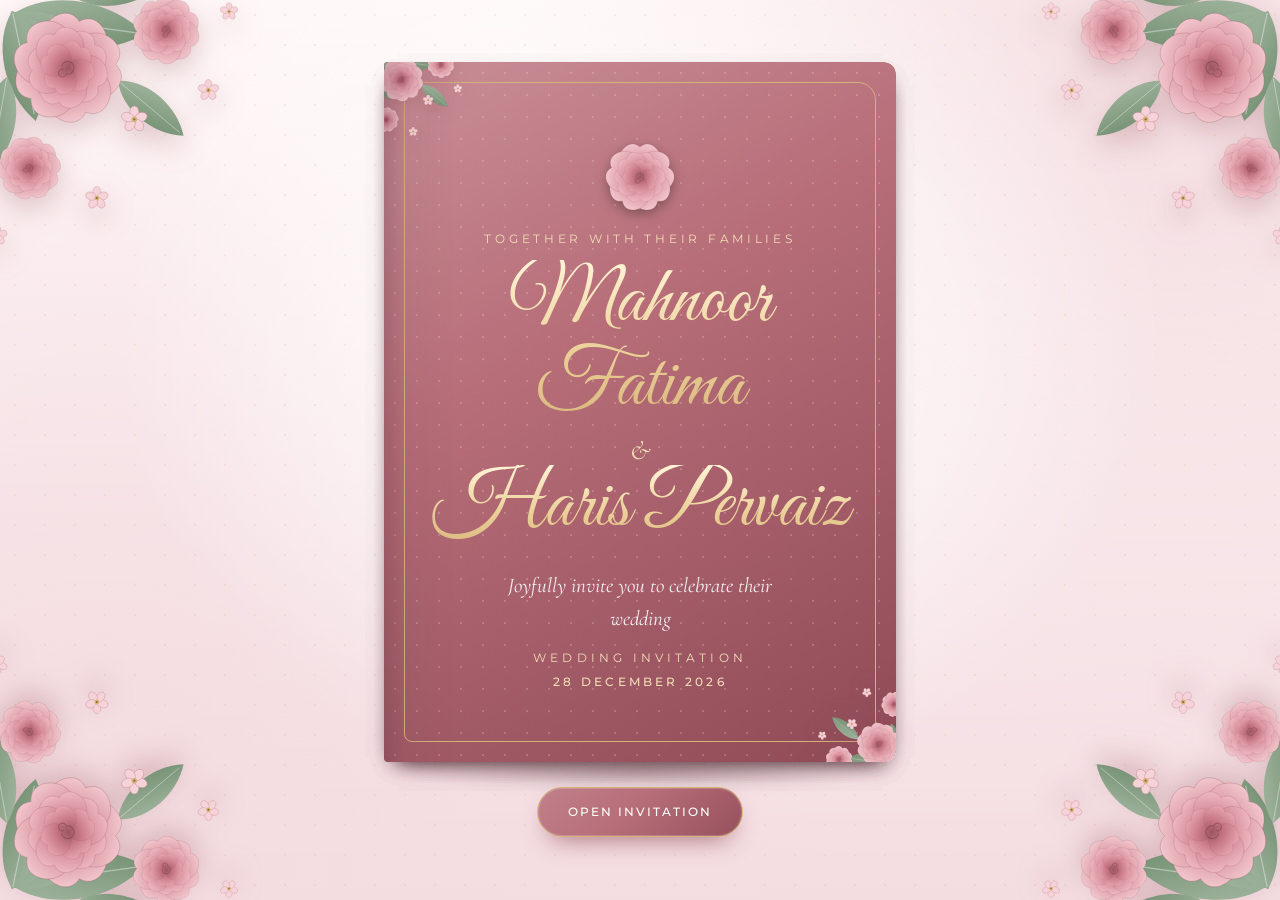
<file: website 2 on live/index.html>
<!DOCTYPE html>
<html lang="en">
<head>
  <meta charset="UTF-8">
  <meta name="viewport" content="width=device-width, initial-scale=1">
  <!-- SEO: change the names below. (Social-media previews read these tags directly, so edit them here too.) -->
  <title>Mahanoor &amp; Haris — Wedding Invitation</title>
  <meta name="description" content="You are warmly invited to the wedding celebration of Ayesha &amp; Ahmed — Barat.">
  <meta name="theme-color" content="#F4DDE1">

  <!-- Open Graph -->
  <meta property="og:type" content="website">
  <meta property="og:title" content="Ayesha &amp; Ahmed — Wedding Invitation">
  <meta property="og:description" content="Join us as we celebrate the beginning of our journey together.">

  <!-- Favicon placeholder: replace with your own favicon file if you like -->
  <link rel="icon" href="data:image/svg+xml,%3Csvg xmlns='http://www.w3.org/2000/svg' viewBox='0 0 64 64'%3E%3Crect width='64' height='64' rx='14' fill='%23B76E79'/%3E%3Ccircle cx='32' cy='32' r='14' fill='%23F4DDE1'/%3E%3Ccircle cx='32' cy='32' r='6' fill='%23D6B27A'/%3E%3C/svg%3E">

  <link rel="preconnect" href="https://fonts.googleapis.com">
  <link rel="preconnect" href="https://fonts.gstatic.com" crossorigin>
  <link href="https://fonts.googleapis.com/css2?family=Amiri:wght@400;700&family=Cormorant+Garamond:ital,wght@0,400;0,500;0,600;0,700;1,400;1,500&family=Great+Vibes&family=Montserrat:wght@300;400;500;600&display=swap" rel="stylesheet">

<!-- css file link -->
<link rel="stylesheet" href="style.css">

</head>
<body>

<!-- ================= SVG SPRITE: icons + floral artwork (all drawn in code, no image files) ================= -->
<svg width="0" height="0" style="position:absolute" aria-hidden="true" focusable="false">
  <defs>
    <radialGradient id="g-p1" cx=".5" cy="1" r="1"><stop offset="0" stop-color="#B8707B"/><stop offset=".45" stop-color="#D8939E"/><stop offset="1" stop-color="#F1C4CB"/></radialGradient>
    <radialGradient id="g-p2" cx=".5" cy="1" r="1"><stop offset="0" stop-color="#A85F6C"/><stop offset=".5" stop-color="#D48A97"/><stop offset="1" stop-color="#EDB6BF"/></radialGradient>
    <radialGradient id="g-p3" cx=".5" cy="1" r="1"><stop offset="0" stop-color="#9A5360"/><stop offset=".5" stop-color="#C97988"/><stop offset="1" stop-color="#E4A3AE"/></radialGradient>
    <linearGradient id="g-leaf" x1="0" y1="0" x2="1" y2="1"><stop offset="0" stop-color="#A5B8A2"/><stop offset="1" stop-color="#6F8C6E"/></linearGradient>
    <path id="petal" d="M100 104C58 102 40 58 64 34C78 20 92 24 100 32C108 24 122 20 136 34C160 58 142 102 100 104Z"/>
  </defs>

  <!-- A single pink rose, seen from above -->
  <symbol id="rose" viewBox="0 0 200 200">
    <g stroke="#8E4A56" stroke-opacity=".35" stroke-width="1" stroke-linejoin="round">
      <g fill="url(#g-p1)">
        <use href="#petal"/>
        <use href="#petal" transform="rotate(72 100 100)"/>
        <use href="#petal" transform="rotate(144 100 100)"/>
        <use href="#petal" transform="rotate(216 100 100)"/>
        <use href="#petal" transform="rotate(288 100 100)"/>
      </g>
      <g fill="url(#g-p2)">
        <use href="#petal" transform="rotate(36 100 100) translate(100 100) scale(.74) translate(-100 -100)"/>
        <use href="#petal" transform="rotate(108 100 100) translate(100 100) scale(.74) translate(-100 -100)"/>
        <use href="#petal" transform="rotate(180 100 100) translate(100 100) scale(.74) translate(-100 -100)"/>
        <use href="#petal" transform="rotate(252 100 100) translate(100 100) scale(.74) translate(-100 -100)"/>
        <use href="#petal" transform="rotate(324 100 100) translate(100 100) scale(.74) translate(-100 -100)"/>
      </g>
      <g fill="url(#g-p3)">
        <use href="#petal" transform="rotate(18 100 100) translate(100 100) scale(.5) translate(-100 -100)"/>
        <use href="#petal" transform="rotate(108 100 100) translate(100 100) scale(.5) translate(-100 -100)"/>
        <use href="#petal" transform="rotate(198 100 100) translate(100 100) scale(.5) translate(-100 -100)"/>
        <use href="#petal" transform="rotate(288 100 100) translate(100 100) scale(.5) translate(-100 -100)"/>
      </g>
    </g>
    <path d="M100 100m-9 0a9 9 0 1 1 9 9a5.500 5.500 0 1 1-5.500-5.500" fill="none" stroke="#7E3F4B" stroke-opacity=".55" stroke-width="1.600" stroke-linecap="round"/>
  </symbol>

  <!-- A botanical leaf (base on the left) -->
  <symbol id="leaf" viewBox="0 0 100 40">
    <path d="M2 20C25 -2 70 -2 98 20C70 42 25 42 2 20Z" fill="url(#g-leaf)"/>
    <path d="M4 20H92" stroke="#fff" stroke-opacity=".4" stroke-width="1" fill="none"/>
  </symbol>

  <!-- A small five-petal blossom -->
  <symbol id="blossom" viewBox="0 0 40 40">
    <g fill="#F6D3D9" stroke="#C98F98" stroke-width=".7">
      <ellipse cx="20" cy="10" rx="6.500" ry="9"/>
      <ellipse cx="20" cy="10" rx="6.500" ry="9" transform="rotate(72 20 20)"/>
      <ellipse cx="20" cy="10" rx="6.500" ry="9" transform="rotate(144 20 20)"/>
      <ellipse cx="20" cy="10" rx="6.500" ry="9" transform="rotate(216 20 20)"/>
      <ellipse cx="20" cy="10" rx="6.500" ry="9" transform="rotate(288 20 20)"/>
    </g>
    <circle cx="20" cy="20" r="4" fill="#D6B27A"/>
    <circle cx="20" cy="20" r="1.600" fill="#8F6B2E"/>
  </symbol>

  <!-- Floral corner cluster: drawn from the top-left corner outwards. Mirrored with CSS for other corners -->
  <symbol id="floral-corner" viewBox="0 0 320 320">
    <g>
      <use href="#leaf" x="-3" y="-26" width="150" height="60" transform="translate(40 40) rotate(8)"/>
      <use href="#leaf" x="-3" y="-26" width="140" height="56" transform="translate(40 40) rotate(30)"/>
      <use href="#leaf" x="-3" y="-26" width="130" height="52" transform="translate(40 40) rotate(55)"/>
      <use href="#leaf" x="-3" y="-26" width="125" height="50" transform="translate(40 40) rotate(78)"/>
      <use href="#leaf" x="-3" y="-26" width="105" height="42" transform="translate(110 30) rotate(-12)"/>
      <use href="#leaf" x="-3" y="-26" width="105" height="42" transform="translate(30 110) rotate(100)"/>
      <use href="#leaf" x="-3" y="-26" width="95" height="38" transform="translate(150 120) rotate(40)"/>
    </g>
    <use href="#rose" x="25" y="25" width="150" height="150" transform="rotate(14 100 100)"/>
    <use href="#rose" x="159" y="14" width="92" height="92" transform="rotate(-20 205 60)"/>
    <use href="#rose" x="16" y="164" width="86" height="86" transform="rotate(30 59 207)"/>
    <use href="#blossom" x="156" y="140" width="30" height="30"/>
    <use href="#blossom" x="238" y="112" width="24" height="24"/>
    <use href="#blossom" x="118" y="226" width="26" height="26"/>
    <use href="#blossom" x="14" y="268" width="22" height="22"/>
    <use href="#blossom" x="262" y="30" width="20" height="20"/>
  </symbol>

  <!-- Small horizontal sprig: leaves, rose, blossoms (used above headings) -->
  <symbol id="floral-sprig" viewBox="0 0 320 70">
    <use href="#leaf" x="-3" y="-26" width="86" height="34" transform="translate(130 36) rotate(180)"/>
    <use href="#leaf" x="-3" y="-26" width="68" height="27" transform="translate(132 38) rotate(160)"/>
    <use href="#leaf" x="-3" y="-26" width="86" height="34" transform="translate(190 36)"/>
    <use href="#leaf" x="-3" y="-26" width="68" height="27" transform="translate(188 38) rotate(20)"/>
    <use href="#blossom" x="30" y="25" width="22" height="22"/>
    <use href="#blossom" x="268" y="25" width="22" height="22"/>
    <use href="#rose" x="132" y="7" width="56" height="56"/>
  </symbol>

  <!-- UI icons -->
  <symbol id="i-calendar" viewBox="0 0 24 24"><path fill="none" stroke="currentColor" stroke-width="1.6" stroke-linecap="round" stroke-linejoin="round" d="M7 3v3M17 3v3M4 8h16M5 5h14a1 1 0 0 1 1 1v13a1 1 0 0 1-1 1H5a1 1 0 0 1-1-1V6a1 1 0 0 1 1-1z"/></symbol>
  <symbol id="i-clock" viewBox="0 0 24 24"><g fill="none" stroke="currentColor" stroke-width="1.6" stroke-linecap="round" stroke-linejoin="round"><circle cx="12" cy="12" r="9"/><path d="M12 7v5l3 2"/></g></symbol>
  <symbol id="i-pin" viewBox="0 0 24 24"><g fill="none" stroke="currentColor" stroke-width="1.6" stroke-linecap="round" stroke-linejoin="round"><path d="M12 21s-7-6.2-7-11.5a7 7 0 0 1 14 0C19 14.800 12 21 12 21z"/><circle cx="12" cy="9.500" r="2.500"/></g></symbol>
  <symbol id="i-sun" viewBox="0 0 24 24"><g fill="none" stroke="currentColor" stroke-width="1.6" stroke-linecap="round" stroke-linejoin="round"><circle cx="12" cy="12" r="4"/><path d="M12 3v2M12 19v2M3 12h2M19 12h2M5.600 5.600l1.400 1.400M17 17l1.400 1.400M5.600 18.400L7 17M17 7l1.400-1.400"/></g></symbol>
  <symbol id="i-download" viewBox="0 0 24 24"><g fill="none" stroke="currentColor" stroke-width="1.8" stroke-linecap="round" stroke-linejoin="round"><path d="M12 4v11M7.500 10.500L12 15l4.500-4.500M5 19h14"/></g></symbol>
  <symbol id="i-music" viewBox="0 0 24 24"><g fill="none" stroke="currentColor" stroke-width="1.6" stroke-linecap="round" stroke-linejoin="round"><path d="M9 18V6l10-2v12"/><circle cx="6.500" cy="18" r="2.500"/><circle cx="16.500" cy="16" r="2.500"/></g></symbol>
  <symbol id="i-pause" viewBox="0 0 24 24"><path fill="currentColor" d="M7 5h4v14H7zM13 5h4v14h-4z"/></symbol>
  <symbol id="i-chevron-left" viewBox="0 0 24 24"><path fill="none" stroke="currentColor" stroke-width="2" stroke-linecap="round" stroke-linejoin="round" d="M15 5l-7 7 7 7"/></symbol>
  <symbol id="i-chevron-right" viewBox="0 0 24 24"><path fill="none" stroke="currentColor" stroke-width="2" stroke-linecap="round" stroke-linejoin="round" d="M9 5l7 7-7 7"/></symbol>
</svg>

<!-- ================= STAGE: background + the book ================= -->
<main class="stage" id="stage" aria-label="Wedding invitation book">
  <div class="stage__bg" aria-hidden="true"></div>

  <!-- Rose corners (the two on the right/left bottom only appear on larger screens) -->
  <svg class="floral floral--tl" viewBox="0 0 320 320" aria-hidden="true" focusable="false"><use href="#floral-corner"/></svg>
  <svg class="floral floral--br" viewBox="0 0 320 320" aria-hidden="true" focusable="false"><use href="#floral-corner"/></svg>
  <svg class="floral floral--tr floral--wide" viewBox="0 0 320 320" aria-hidden="true" focusable="false"><use href="#floral-corner"/></svg>
  <svg class="floral floral--bl floral--wide" viewBox="0 0 320 320" aria-hidden="true" focusable="false"><use href="#floral-corner"/></svg>

  <div class="petals" id="petals" aria-hidden="true"></div>

  <div class="book-wrap" id="bookWrap">
    <div class="book" id="book" data-state="closed">
      <div class="book__shadow" aria-hidden="true"></div>
      <div class="book__back-cover" aria-hidden="true"><svg viewBox="0 0 200 200"><use href="#rose"/></svg></div>
      <!-- The leaves (page turns) are built by the script from the pages below -->
    </div>
  </div>

  <button class="nav-btn nav-btn--prev" id="prevBtn" type="button" aria-label="Previous page"><svg class="icon" aria-hidden="true"><use href="#i-chevron-left"/></svg></button>
  <button class="nav-btn nav-btn--next" id="nextBtn" type="button" aria-label="Turn to next page"><svg class="icon" aria-hidden="true"><use href="#i-chevron-right"/></svg></button>

  <div class="controls">
    <button class="btn btn--rose cta" id="openBtn" type="button">Open Invitation</button>
    <div class="pager">
      <div class="dots" id="dots"></div>
      <p class="pager__label" id="pageLabel" aria-live="polite"></p>
    </div>
  </div>
</main>

<!-- ================= PAGES (the script places these inside the book, in this order) ================= -->
<div id="pageStore" hidden>

  <!-- 0. COVER -->
  <section class="page page--cover" id="page-cover" aria-label="Cover">
    <svg class="floral-deco floral-deco--tl" viewBox="0 0 320 320" aria-hidden="true" focusable="false"><use href="#floral-corner"/></svg>
    <svg class="floral-deco floral-deco--br" viewBox="0 0 320 320" aria-hidden="true" focusable="false"><use href="#floral-corner"/></svg>
    <div class="page__inner">
      <svg class="cover__rose" viewBox="0 0 200 200" aria-hidden="true"><use href="#rose"/></svg>
      <p class="cover__eyebrow">Together with their families</p>
      <h1 class="cover__names">
        <span data-bind="brideName">Ayesha</span>
        <span class="cover__amp" aria-hidden="true">&amp;</span>
        <span class="sr-only">and</span>
        <span data-bind="groomName">Ahmed</span>
      </h1>
      <p class="cover__sub">Joyfully invite you to celebrate their wedding</p>
      <p class="cover__tag">Wedding Invitation</p>
      <p class="cover__date" data-bind="heroDateRange"></p>
    </div>
  </section>

  <!-- 1. BISMILLAH + QURAN VERSE -->
  <section class="page" id="page-bismillah" aria-label="Bismillah and Quran verse">
    <svg class="floral-deco floral-deco--tl" viewBox="0 0 320 320" aria-hidden="true" focusable="false"><use href="#floral-corner"/></svg>
    <svg class="floral-deco floral-deco--tr" viewBox="0 0 320 320" aria-hidden="true" focusable="false"><use href="#floral-corner"/></svg>
    <svg class="floral-deco floral-deco--bl" viewBox="0 0 320 320" aria-hidden="true" focusable="false"><use href="#floral-corner"/></svg>
    <svg class="floral-deco floral-deco--br" viewBox="0 0 320 320" aria-hidden="true" focusable="false"><use href="#floral-corner"/></svg>
    <div class="page__inner">
      <p class="bismillah__arabic" lang="ar" dir="rtl">بِسْمِ اللَّهِ الرَّحْمَنِ الرَّحِيمِ</p>
      <div class="ornament" aria-hidden="true"><span></span><i></i><span></span></div>
      <p class="verse__arabic" lang="ar" dir="rtl">وَمِنْ آيَاتِهِ أَنْ خَلَقَ لَكُم مِّنْ أَنفُسِكُمْ أَزْوَاجًا لِّتَسْكُنُوا إِلَيْهَا وَجَعَلَ بَيْنَكُم مَّوَدَّةً وَرَحْمَةً</p>
      <p class="verse__ref" lang="ur" dir="rtl">سورة الروم &nbsp; آیت 21</p>
      <p class="verse__tarjuma"><strong>Tarjuma:</strong> Aur Us ki nishaniyon mein se hai ke Us ne tumhare liye tum hi mein se joray banaye, taake tum un ke paas sukoon pao, aur tumhare darmiyan mohabbat aur rehmat rakh di.</p>
    </div>
  </section>

  <!-- 2. WEDDING INVITATION TEXT (the bride's family invites) -->
  <section class="page" id="page-intro" aria-label="Wedding invitation">
    <svg class="floral-deco floral-deco--tl" viewBox="0 0 320 320" aria-hidden="true" focusable="false"><use href="#floral-corner"/></svg>
    <svg class="floral-deco floral-deco--br" viewBox="0 0 320 320" aria-hidden="true" focusable="false"><use href="#floral-corner"/></svg>
    <div class="page__inner">
      <div class="ornament" aria-hidden="true"><span></span><i></i><span></span></div>
      <p class="invite__hosts" data-bind="brideParents"></p>
      <p class="invite__text">With hearts full of joy and a home filled with blessings, we invite you to celebrate the beautiful beginning of a new journey as our beloved daughter</p>
      <p class="invite__name" data-bind="brideName">Ayesha</p>
      <p class="invite__text invite__text--italic">joins hands and hearts with</p>
      <p class="invite__name" data-bind="groomName">Ahmed</p>
      <p class="invite__son">Son of <span data-bind="groomParents"></span></p>
      <div class="ornament" aria-hidden="true"><span></span><i></i><span></span></div>
      <p class="invite__text">As two souls unite in love and commitment, your gracious presence will make this cherished occasion even more memorable.</p>
      <p class="invite__closing">We look forward to celebrating this special day with you.</p>
    </div>
  </section>

  <!-- 3. BARAT CEREMONY DETAILS -->
  <section class="page" id="page-event" aria-label="Barat ceremony">
    <svg class="floral-deco floral-deco--tl" viewBox="0 0 320 320" aria-hidden="true" focusable="false"><use href="#floral-corner"/></svg>
    <svg class="floral-deco floral-deco--br" viewBox="0 0 320 320" aria-hidden="true" focusable="false"><use href="#floral-corner"/></svg>
    <div class="page__inner">
      <div class="ornament" aria-hidden="true"><span></span><i></i><span></span></div>
      <h2 class="event__title">Barat Ceremony</h2>
      <div class="ornament" aria-hidden="true"><span></span><i></i><span></span></div>
      <div class="event__grid">
        <div class="event__col">
          <svg class="icon" aria-hidden="true"><use href="#i-calendar"/></svg>
          <p class="event__label">Date</p>
          <p class="event__value" data-bind="barat.dateLine"></p>
          <p class="event__note" data-bind="barat.hijri"></p>
        </div>
        <div class="event__col">
          <svg class="icon" aria-hidden="true"><use href="#i-clock"/></svg>
          <p class="event__label">Time</p>
          <p class="event__value" data-bind="barat.time"></p>
          <p class="event__note" data-bind="barat.timeNote"></p>
        </div>
        <div class="event__col">
          <svg class="icon" aria-hidden="true"><use href="#i-pin"/></svg>
          <p class="event__label">Venue</p>
          <p class="event__value" data-bind="barat.venue"></p>
          <p class="event__note" data-bind="barat.address"></p>
        </div>
      </div>
      <p class="event__closing">Your gracious presence will be an honour for our family.</p>
      <div class="event__download">
        <button class="btn btn--rose" id="downloadCard" type="button"><svg class="icon" aria-hidden="true"><use href="#i-download"/></svg><span class="dl-label">Download Card</span></button>
      </div>
    </div>
  </section>

  <!-- 4. VENUE -->
  <section class="page page--venue" id="page-venue" aria-label="The venue">
    <svg class="floral-deco floral-deco--tl" viewBox="0 0 320 320" aria-hidden="true" focusable="false"><use href="#floral-corner"/></svg>
    <svg class="floral-deco floral-deco--br" viewBox="0 0 320 320" aria-hidden="true" focusable="false"><use href="#floral-corner"/></svg>
    <div class="page__inner">
      <p class="eyebrow">Where to find us</p>
      <h2 class="page__title">The Venue</h2>
      <div class="venue-map" aria-hidden="true">
        <div class="venue-map__grid"></div>
        <span class="venue-map__road venue-map__road--a"></span>
        <span class="venue-map__road venue-map__road--b"></span>
        <span class="venue-map__road venue-map__road--c"></span>
        <svg class="venue-map__bloom venue-map__bloom--1" viewBox="0 0 40 40"><use href="#blossom"/></svg>
        <svg class="venue-map__bloom venue-map__bloom--2" viewBox="0 0 40 40"><use href="#blossom"/></svg>
        <span class="venue-map__pulse"></span>
        <svg class="venue-map__pin"><use href="#i-pin"/></svg>
      </div>
      <h3 class="venue__name" id="venue-name"></h3>
      <p class="venue__address" id="venue-address"></p>
      <p class="venue__when" id="venue-when"></p>
      <a class="btn btn--rose" id="venue-directions" href="#" target="_blank" rel="noopener noreferrer">Get Directions</a>
    </div>
  </section>

  <!-- 5. CLOSING (names + small developer credit) -->
  <section class="page page--wine" id="page-closing" aria-label="Thank you">
    <svg class="floral-deco floral-deco--tl" viewBox="0 0 320 320" aria-hidden="true" focusable="false"><use href="#floral-corner"/></svg>
    <svg class="floral-deco floral-deco--br" viewBox="0 0 320 320" aria-hidden="true" focusable="false"><use href="#floral-corner"/></svg>
    <div class="page__inner">
      <p class="closing__names"><span data-bind="brideName">Ayesha</span> <span class="closing__amp">&amp;</span> <span data-bind="groomName">Ahmed</span></p>
      <p class="closing__text">We can't wait to celebrate with you.</p>
      <p class="closing__love">Made with love</p>
      <p class="closing__date" data-bind="footerDate"></p>

      <div class="closing__rule" aria-hidden="true"><span></span><i></i><span></span></div>

      <div class="brand">
        <p class="brand__line">Designed &amp; developed by <strong>Rohan.Dev</strong></p>
        <p class="brand__role">Full Stack Developer &amp; AI Engineer · <a id="devContact" href="https://wa.me/923361395949" target="_blank" rel="noopener noreferrer">WhatsApp 03361395949</a></p>
      </div>
    </div>
  </section>
</div>

<!-- ================= FLOATING MUSIC BUTTON ================= -->
<button class="fab" id="musicBtn" type="button" aria-label="Play music" aria-pressed="false" hidden>
  <svg class="icon" aria-hidden="true"><use id="musicIcon" href="#i-music"/></svg>
</button>

<!-- Wedding music: place your file in assets/ (name must match the src below) -->
<audio id="weddingAudio" src="assets/Muslim Wedding invitation.mp3" loop preload="none"></audio>

</body>
<!-- javascript file link -->
<script src="script.js"></script>

</html>
</file>
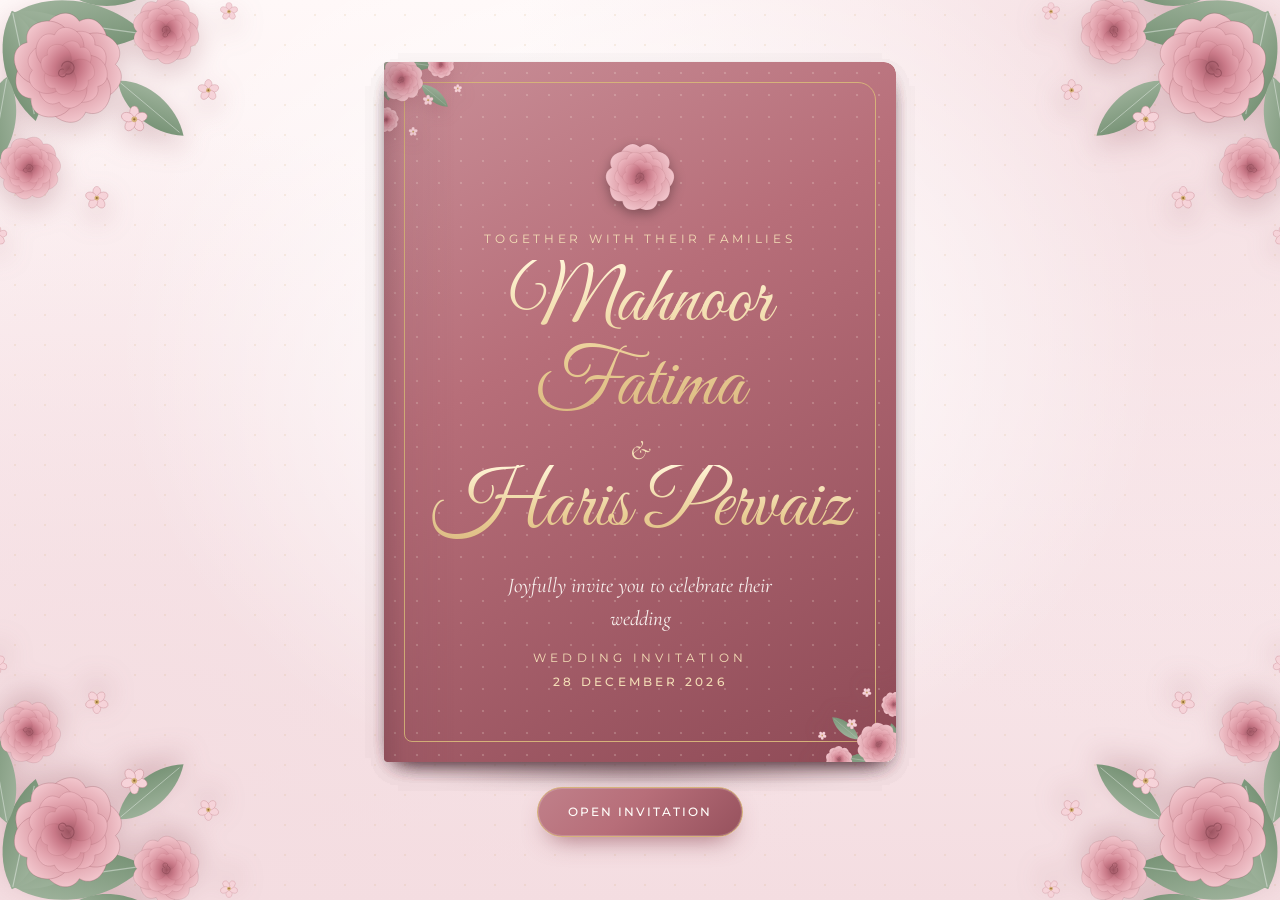
<file: website 2/index.html>
<!DOCTYPE html>
<html lang="en">
<head>
  <meta charset="UTF-8">
  <meta name="viewport" content="width=device-width, initial-scale=1">
  <!-- SEO: change the names below. (Social-media previews read these tags directly, so edit them here too.) -->
  <title>Mahanoor &amp; Haris — Wedding Invitation</title>
  <meta name="description" content="You are warmly invited to the wedding celebration of Ayesha &amp; Ahmed — Barat.">
  <meta name="theme-color" content="#F4DDE1">

  <!-- Open Graph -->
  <meta property="og:type" content="website">
  <meta property="og:title" content="Ayesha &amp; Ahmed — Wedding Invitation">
  <meta property="og:description" content="Join us as we celebrate the beginning of our journey together.">

  <!-- Favicon placeholder: replace with your own favicon file if you like -->
  <link rel="icon" href="data:image/svg+xml,%3Csvg xmlns='http://www.w3.org/2000/svg' viewBox='0 0 64 64'%3E%3Crect width='64' height='64' rx='14' fill='%23B76E79'/%3E%3Ccircle cx='32' cy='32' r='14' fill='%23F4DDE1'/%3E%3Ccircle cx='32' cy='32' r='6' fill='%23D6B27A'/%3E%3C/svg%3E">

  <link rel="preconnect" href="https://fonts.googleapis.com">
  <link rel="preconnect" href="https://fonts.gstatic.com" crossorigin>
  <link href="https://fonts.googleapis.com/css2?family=Amiri:wght@400;700&family=Cormorant+Garamond:ital,wght@0,400;0,500;0,600;0,700;1,400;1,500&family=Great+Vibes&family=Montserrat:wght@300;400;500;600&display=swap" rel="stylesheet">

<!-- css file link -->
<link rel="stylesheet" href="style.css">

</head>
<body>

<!-- ================= SVG SPRITE: icons + floral artwork (all drawn in code, no image files) ================= -->
<svg width="0" height="0" style="position:absolute" aria-hidden="true" focusable="false">
  <defs>
    <radialGradient id="g-p1" cx=".5" cy="1" r="1"><stop offset="0" stop-color="#B8707B"/><stop offset=".45" stop-color="#D8939E"/><stop offset="1" stop-color="#F1C4CB"/></radialGradient>
    <radialGradient id="g-p2" cx=".5" cy="1" r="1"><stop offset="0" stop-color="#A85F6C"/><stop offset=".5" stop-color="#D48A97"/><stop offset="1" stop-color="#EDB6BF"/></radialGradient>
    <radialGradient id="g-p3" cx=".5" cy="1" r="1"><stop offset="0" stop-color="#9A5360"/><stop offset=".5" stop-color="#C97988"/><stop offset="1" stop-color="#E4A3AE"/></radialGradient>
    <linearGradient id="g-leaf" x1="0" y1="0" x2="1" y2="1"><stop offset="0" stop-color="#A5B8A2"/><stop offset="1" stop-color="#6F8C6E"/></linearGradient>
    <path id="petal" d="M100 104C58 102 40 58 64 34C78 20 92 24 100 32C108 24 122 20 136 34C160 58 142 102 100 104Z"/>
  </defs>

  <!-- A single pink rose, seen from above -->
  <symbol id="rose" viewBox="0 0 200 200">
    <g stroke="#8E4A56" stroke-opacity=".35" stroke-width="1" stroke-linejoin="round">
      <g fill="url(#g-p1)">
        <use href="#petal"/>
        <use href="#petal" transform="rotate(72 100 100)"/>
        <use href="#petal" transform="rotate(144 100 100)"/>
        <use href="#petal" transform="rotate(216 100 100)"/>
        <use href="#petal" transform="rotate(288 100 100)"/>
      </g>
      <g fill="url(#g-p2)">
        <use href="#petal" transform="rotate(36 100 100) translate(100 100) scale(.74) translate(-100 -100)"/>
        <use href="#petal" transform="rotate(108 100 100) translate(100 100) scale(.74) translate(-100 -100)"/>
        <use href="#petal" transform="rotate(180 100 100) translate(100 100) scale(.74) translate(-100 -100)"/>
        <use href="#petal" transform="rotate(252 100 100) translate(100 100) scale(.74) translate(-100 -100)"/>
        <use href="#petal" transform="rotate(324 100 100) translate(100 100) scale(.74) translate(-100 -100)"/>
      </g>
      <g fill="url(#g-p3)">
        <use href="#petal" transform="rotate(18 100 100) translate(100 100) scale(.5) translate(-100 -100)"/>
        <use href="#petal" transform="rotate(108 100 100) translate(100 100) scale(.5) translate(-100 -100)"/>
        <use href="#petal" transform="rotate(198 100 100) translate(100 100) scale(.5) translate(-100 -100)"/>
        <use href="#petal" transform="rotate(288 100 100) translate(100 100) scale(.5) translate(-100 -100)"/>
      </g>
    </g>
    <path d="M100 100m-9 0a9 9 0 1 1 9 9a5.500 5.500 0 1 1-5.500-5.500" fill="none" stroke="#7E3F4B" stroke-opacity=".55" stroke-width="1.600" stroke-linecap="round"/>
  </symbol>

  <!-- A botanical leaf (base on the left) -->
  <symbol id="leaf" viewBox="0 0 100 40">
    <path d="M2 20C25 -2 70 -2 98 20C70 42 25 42 2 20Z" fill="url(#g-leaf)"/>
    <path d="M4 20H92" stroke="#fff" stroke-opacity=".4" stroke-width="1" fill="none"/>
  </symbol>

  <!-- A small five-petal blossom -->
  <symbol id="blossom" viewBox="0 0 40 40">
    <g fill="#F6D3D9" stroke="#C98F98" stroke-width=".7">
      <ellipse cx="20" cy="10" rx="6.500" ry="9"/>
      <ellipse cx="20" cy="10" rx="6.500" ry="9" transform="rotate(72 20 20)"/>
      <ellipse cx="20" cy="10" rx="6.500" ry="9" transform="rotate(144 20 20)"/>
      <ellipse cx="20" cy="10" rx="6.500" ry="9" transform="rotate(216 20 20)"/>
      <ellipse cx="20" cy="10" rx="6.500" ry="9" transform="rotate(288 20 20)"/>
    </g>
    <circle cx="20" cy="20" r="4" fill="#D6B27A"/>
    <circle cx="20" cy="20" r="1.600" fill="#8F6B2E"/>
  </symbol>

  <!-- Floral corner cluster: drawn from the top-left corner outwards. Mirrored with CSS for other corners -->
  <symbol id="floral-corner" viewBox="0 0 320 320">
    <g>
      <use href="#leaf" x="-3" y="-26" width="150" height="60" transform="translate(40 40) rotate(8)"/>
      <use href="#leaf" x="-3" y="-26" width="140" height="56" transform="translate(40 40) rotate(30)"/>
      <use href="#leaf" x="-3" y="-26" width="130" height="52" transform="translate(40 40) rotate(55)"/>
      <use href="#leaf" x="-3" y="-26" width="125" height="50" transform="translate(40 40) rotate(78)"/>
      <use href="#leaf" x="-3" y="-26" width="105" height="42" transform="translate(110 30) rotate(-12)"/>
      <use href="#leaf" x="-3" y="-26" width="105" height="42" transform="translate(30 110) rotate(100)"/>
      <use href="#leaf" x="-3" y="-26" width="95" height="38" transform="translate(150 120) rotate(40)"/>
    </g>
    <use href="#rose" x="25" y="25" width="150" height="150" transform="rotate(14 100 100)"/>
    <use href="#rose" x="159" y="14" width="92" height="92" transform="rotate(-20 205 60)"/>
    <use href="#rose" x="16" y="164" width="86" height="86" transform="rotate(30 59 207)"/>
    <use href="#blossom" x="156" y="140" width="30" height="30"/>
    <use href="#blossom" x="238" y="112" width="24" height="24"/>
    <use href="#blossom" x="118" y="226" width="26" height="26"/>
    <use href="#blossom" x="14" y="268" width="22" height="22"/>
    <use href="#blossom" x="262" y="30" width="20" height="20"/>
  </symbol>

  <!-- Small horizontal sprig: leaves, rose, blossoms (used above headings) -->
  <symbol id="floral-sprig" viewBox="0 0 320 70">
    <use href="#leaf" x="-3" y="-26" width="86" height="34" transform="translate(130 36) rotate(180)"/>
    <use href="#leaf" x="-3" y="-26" width="68" height="27" transform="translate(132 38) rotate(160)"/>
    <use href="#leaf" x="-3" y="-26" width="86" height="34" transform="translate(190 36)"/>
    <use href="#leaf" x="-3" y="-26" width="68" height="27" transform="translate(188 38) rotate(20)"/>
    <use href="#blossom" x="30" y="25" width="22" height="22"/>
    <use href="#blossom" x="268" y="25" width="22" height="22"/>
    <use href="#rose" x="132" y="7" width="56" height="56"/>
  </symbol>

  <!-- UI icons -->
  <symbol id="i-calendar" viewBox="0 0 24 24"><path fill="none" stroke="currentColor" stroke-width="1.6" stroke-linecap="round" stroke-linejoin="round" d="M7 3v3M17 3v3M4 8h16M5 5h14a1 1 0 0 1 1 1v13a1 1 0 0 1-1 1H5a1 1 0 0 1-1-1V6a1 1 0 0 1 1-1z"/></symbol>
  <symbol id="i-clock" viewBox="0 0 24 24"><g fill="none" stroke="currentColor" stroke-width="1.6" stroke-linecap="round" stroke-linejoin="round"><circle cx="12" cy="12" r="9"/><path d="M12 7v5l3 2"/></g></symbol>
  <symbol id="i-pin" viewBox="0 0 24 24"><g fill="none" stroke="currentColor" stroke-width="1.6" stroke-linecap="round" stroke-linejoin="round"><path d="M12 21s-7-6.2-7-11.5a7 7 0 0 1 14 0C19 14.800 12 21 12 21z"/><circle cx="12" cy="9.500" r="2.500"/></g></symbol>
  <symbol id="i-sun" viewBox="0 0 24 24"><g fill="none" stroke="currentColor" stroke-width="1.6" stroke-linecap="round" stroke-linejoin="round"><circle cx="12" cy="12" r="4"/><path d="M12 3v2M12 19v2M3 12h2M19 12h2M5.600 5.600l1.400 1.400M17 17l1.400 1.400M5.600 18.400L7 17M17 7l1.400-1.400"/></g></symbol>
  <symbol id="i-music" viewBox="0 0 24 24"><g fill="none" stroke="currentColor" stroke-width="1.6" stroke-linecap="round" stroke-linejoin="round"><path d="M9 18V6l10-2v12"/><circle cx="6.500" cy="18" r="2.500"/><circle cx="16.500" cy="16" r="2.500"/></g></symbol>
  <symbol id="i-pause" viewBox="0 0 24 24"><path fill="currentColor" d="M7 5h4v14H7zM13 5h4v14h-4z"/></symbol>
  <symbol id="i-chevron-left" viewBox="0 0 24 24"><path fill="none" stroke="currentColor" stroke-width="2" stroke-linecap="round" stroke-linejoin="round" d="M15 5l-7 7 7 7"/></symbol>
  <symbol id="i-chevron-right" viewBox="0 0 24 24"><path fill="none" stroke="currentColor" stroke-width="2" stroke-linecap="round" stroke-linejoin="round" d="M9 5l7 7-7 7"/></symbol>
</svg>

<!-- ================= STAGE: background + the book ================= -->
<main class="stage" id="stage" aria-label="Wedding invitation book">
  <div class="stage__bg" aria-hidden="true"></div>

  <!-- Rose corners (the two on the right/left bottom only appear on larger screens) -->
  <svg class="floral floral--tl" viewBox="0 0 320 320" aria-hidden="true" focusable="false"><use href="#floral-corner"/></svg>
  <svg class="floral floral--br" viewBox="0 0 320 320" aria-hidden="true" focusable="false"><use href="#floral-corner"/></svg>
  <svg class="floral floral--tr floral--wide" viewBox="0 0 320 320" aria-hidden="true" focusable="false"><use href="#floral-corner"/></svg>
  <svg class="floral floral--bl floral--wide" viewBox="0 0 320 320" aria-hidden="true" focusable="false"><use href="#floral-corner"/></svg>

  <div class="petals" id="petals" aria-hidden="true"></div>

  <div class="book-wrap" id="bookWrap">
    <div class="book" id="book" data-state="closed">
      <div class="book__shadow" aria-hidden="true"></div>
      <div class="book__back-cover" aria-hidden="true"><svg viewBox="0 0 200 200"><use href="#rose"/></svg></div>
      <!-- The leaves (page turns) are built by the script from the pages below -->
    </div>
  </div>

  <button class="nav-btn nav-btn--prev" id="prevBtn" type="button" aria-label="Previous page"><svg class="icon" aria-hidden="true"><use href="#i-chevron-left"/></svg></button>
  <button class="nav-btn nav-btn--next" id="nextBtn" type="button" aria-label="Turn to next page"><svg class="icon" aria-hidden="true"><use href="#i-chevron-right"/></svg></button>

  <div class="controls">
    <button class="btn btn--rose cta" id="openBtn" type="button">Open Invitation</button>
    <div class="pager">
      <div class="dots" id="dots"></div>
      <p class="pager__label" id="pageLabel" aria-live="polite"></p>
    </div>
  </div>
</main>

<!-- ================= PAGES (the script places these inside the book, in this order) ================= -->
<div id="pageStore" hidden>

  <!-- 0. COVER -->
  <section class="page page--cover" id="page-cover" aria-label="Cover">
    <svg class="floral-deco floral-deco--tl" viewBox="0 0 320 320" aria-hidden="true" focusable="false"><use href="#floral-corner"/></svg>
    <svg class="floral-deco floral-deco--br" viewBox="0 0 320 320" aria-hidden="true" focusable="false"><use href="#floral-corner"/></svg>
    <div class="page__inner">
      <svg class="cover__rose" viewBox="0 0 200 200" aria-hidden="true"><use href="#rose"/></svg>
      <p class="cover__eyebrow">Together with their families</p>
      <h1 class="cover__names">
        <span data-bind="brideName">Ayesha</span>
        <span class="cover__amp" aria-hidden="true">&amp;</span>
        <span class="sr-only">and</span>
        <span data-bind="groomName">Ahmed</span>
      </h1>
      <p class="cover__sub">Joyfully invite you to celebrate their wedding</p>
      <p class="cover__tag">Wedding Invitation</p>
      <p class="cover__date" data-bind="heroDateRange"></p>
    </div>
  </section>

  <!-- 1. BISMILLAH -->
  <section class="page" id="page-bismillah" aria-label="Bismillah">
    <svg class="floral-deco floral-deco--tl" viewBox="0 0 320 320" aria-hidden="true" focusable="false"><use href="#floral-corner"/></svg>
    <svg class="floral-deco floral-deco--tr" viewBox="0 0 320 320" aria-hidden="true" focusable="false"><use href="#floral-corner"/></svg>
    <svg class="floral-deco floral-deco--bl" viewBox="0 0 320 320" aria-hidden="true" focusable="false"><use href="#floral-corner"/></svg>
    <svg class="floral-deco floral-deco--br" viewBox="0 0 320 320" aria-hidden="true" focusable="false"><use href="#floral-corner"/></svg>
    <div class="page__inner">
      <p class="bismillah__arabic" lang="ar" dir="rtl">بِسْمِ اللَّهِ الرَّحْمَنِ الرَّحِيمِ</p>
      <p class="bismillah__english">In the name of Allah, the Most Gracious, the Most Merciful</p>
    </div>
  </section>

  <!-- 2. INTRODUCTION -->
  <section class="page" id="page-intro" aria-label="The beginning of forever">
    <svg class="floral-deco floral-deco--tl" viewBox="0 0 320 320" aria-hidden="true" focusable="false"><use href="#floral-corner"/></svg>
    <svg class="floral-deco floral-deco--br" viewBox="0 0 320 320" aria-hidden="true" focusable="false"><use href="#floral-corner"/></svg>
    <div class="page__inner">
      <svg class="sprig" viewBox="0 0 320 70" aria-hidden="true"><use href="#floral-sprig"/></svg>
      <h2 class="page__title">The Beginning of Forever</h2>
      <p class="lead">With the blessings of our families and the grace of Allah, we invite you to join us as we celebrate the beginning of our beautiful journey together.</p>
      <div class="couple">
        <figure class="couple__person">
          <!-- Replace assets/bride.jpg with your own photo -->
          <!-- <img src="assets/bride.jpg" alt="Portrait of the bride" width="400" height="400"> -->
          <figcaption data-bind="brideName">Ayesha</figcaption>
        </figure>
        <span class="couple__amp" aria-hidden="true">&amp;</span>
        <figure class="couple__person">
          <!-- Replace assets/groom.jpg with your own photo -->
          <!-- <img src="assets/groom.jpg" alt="Portrait of the groom" width="400" height="400"> -->
          <figcaption data-bind="groomName">Ahmed</figcaption>
        </figure>
      </div>
    </div>
  </section>

  <!-- 3. EVENT (Barat) -->
  <section class="page" id="page-event" aria-label="Barat">
    <svg class="floral-deco floral-deco--tl" viewBox="0 0 320 320" aria-hidden="true" focusable="false"><use href="#floral-corner"/></svg>
    <svg class="floral-deco floral-deco--br" viewBox="0 0 320 320" aria-hidden="true" focusable="false"><use href="#floral-corner"/></svg>
    <div class="page__inner">
      <p class="eyebrow">Join us for the wedding</p>
      <h2 class="event__title">Barat</h2>
      <ul class="event__list">
        <li><svg class="icon" aria-hidden="true"><use href="#i-calendar"/></svg><div><span class="label">Date</span><strong data-bind="barat.date"></strong></div></li>
        <li><svg class="icon" aria-hidden="true"><use href="#i-sun"/></svg><div><span class="label">Day</span><strong data-bind="barat.day"></strong></div></li>
        <li><svg class="icon" aria-hidden="true"><use href="#i-clock"/></svg><div><span class="label">Time</span><strong data-bind="barat.time"></strong></div></li>
        <li><svg class="icon" aria-hidden="true"><use href="#i-pin"/></svg><div><span class="label">Venue</span><strong data-bind="barat.venue"></strong></div></li>
        <li><svg class="icon" aria-hidden="true"><use href="#i-pin"/></svg><div><span class="label">Address</span><strong data-bind="barat.address"></strong></div></li>
      </ul>
    </div>
  </section>

  <!-- 4. TIMELINE -->
  <section class="page page--timeline" id="page-timeline" aria-label="Wedding timeline">
    <svg class="floral-deco floral-deco--tr" viewBox="0 0 320 320" aria-hidden="true" focusable="false"><use href="#floral-corner"/></svg>
    <svg class="floral-deco floral-deco--bl" viewBox="0 0 320 320" aria-hidden="true" focusable="false"><use href="#floral-corner"/></svg>
    <div class="page__inner">
      <p class="eyebrow">How the evening unfolds</p>
      <h2 class="page__title">Wedding Timeline</h2>
      <h3 class="timeline__title">Barat</h3>
      <ol class="timeline__list" id="timeline-barat"></ol>
    </div>
  </section>

  <!-- 5. VENUE -->
  <section class="page page--venue" id="page-venue" aria-label="The venue">
    <svg class="floral-deco floral-deco--tl" viewBox="0 0 320 320" aria-hidden="true" focusable="false"><use href="#floral-corner"/></svg>
    <svg class="floral-deco floral-deco--br" viewBox="0 0 320 320" aria-hidden="true" focusable="false"><use href="#floral-corner"/></svg>
    <div class="page__inner">
      <p class="eyebrow">Where to find us</p>
      <h2 class="page__title">The Venue</h2>
      <div class="venue-map" aria-hidden="true">
        <div class="venue-map__grid"></div>
        <span class="venue-map__road venue-map__road--a"></span>
        <span class="venue-map__road venue-map__road--b"></span>
        <span class="venue-map__road venue-map__road--c"></span>
        <svg class="venue-map__bloom venue-map__bloom--1" viewBox="0 0 40 40"><use href="#blossom"/></svg>
        <svg class="venue-map__bloom venue-map__bloom--2" viewBox="0 0 40 40"><use href="#blossom"/></svg>
        <span class="venue-map__pulse"></span>
        <svg class="venue-map__pin"><use href="#i-pin"/></svg>
      </div>
      <h3 class="venue__name" id="venue-name"></h3>
      <p class="venue__address" id="venue-address"></p>
      <p class="venue__when" id="venue-when"></p>
      <a class="btn btn--rose" id="venue-directions" href="#" target="_blank" rel="noopener noreferrer">Get Directions</a>
    </div>
  </section>

  <!-- 6. CLOSING (names + small developer credit) -->
  <section class="page page--wine" id="page-closing" aria-label="Thank you">
    <svg class="floral-deco floral-deco--tl" viewBox="0 0 320 320" aria-hidden="true" focusable="false"><use href="#floral-corner"/></svg>
    <svg class="floral-deco floral-deco--br" viewBox="0 0 320 320" aria-hidden="true" focusable="false"><use href="#floral-corner"/></svg>
    <div class="page__inner">
      <p class="closing__names"><span data-bind="brideName">Ayesha</span> <span class="closing__amp">&amp;</span> <span data-bind="groomName">Ahmed</span></p>
      <p class="closing__text">We can't wait to celebrate with you.</p>
      <p class="closing__love">Made with love</p>
      <p class="closing__date" data-bind="footerDate"></p>

      <div class="closing__rule" aria-hidden="true"><span></span><i></i><span></span></div>

      <div class="brand">
        <p class="brand__line">Designed &amp; developed by <strong>Rohan.Dev</strong></p>
        <p class="brand__role">Full Stack Developer &amp; AI Engineer · <a id="devContact" href="https://wa.me/923361395949" target="_blank" rel="noopener noreferrer">WhatsApp 03361395949</a></p>
      </div>
    </div>
  </section>
</div>

<!-- ================= FLOATING MUSIC BUTTON ================= -->
<button class="fab" id="musicBtn" type="button" aria-label="Play music" aria-pressed="false" hidden>
  <svg class="icon" aria-hidden="true"><use id="musicIcon" href="#i-music"/></svg>
</button>

<!-- Wedding music: place your file in assets/ (name must match the src below) -->
<audio id="weddingAudio" src="assets/tere-naam-se-shuru-hua.mp3" loop preload="none"></audio>

</body>
<!-- javascript file link -->
<script src="script.js"></script>

</html>
</file>
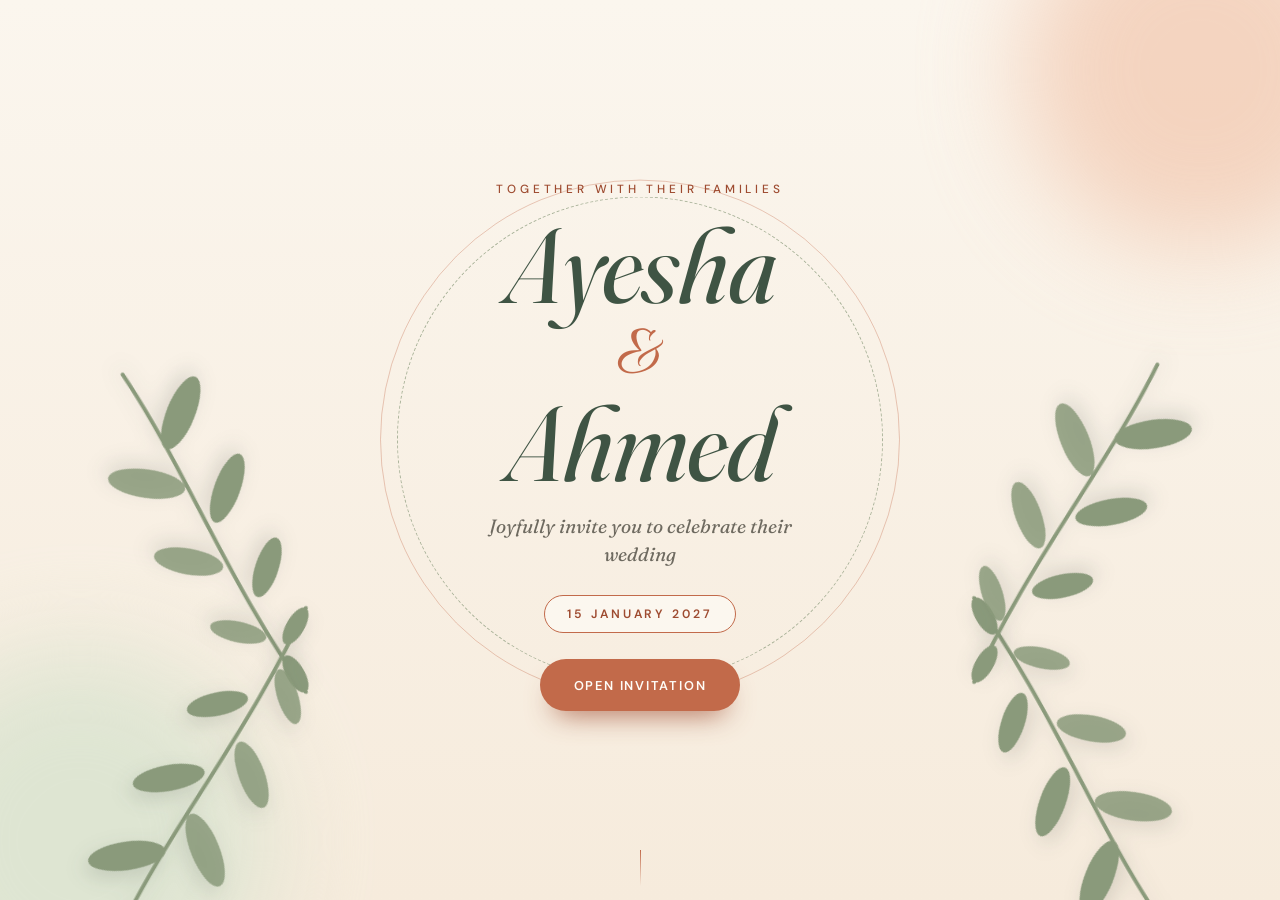
<file: extra files/barat2.html>
<!DOCTYPE html>
<html lang="en">
<head>
  <meta charset="UTF-8">
  <meta name="viewport" content="width=device-width, initial-scale=1">
  <!-- SEO: change the names below. (Social-media previews read these tags directly, so edit them here too.) -->
  <title>Mahanoor &amp; Haris — Wedding Invitation</title>
  <meta name="description" content="You are warmly invited to the wedding celebration of Ayesha &amp; Ahmed — Barat.">
  <meta name="theme-color" content="#FBF6EE">
<style>
/* =====================================================
   WEDDING INVITATION — STYLES  (Sage & Terracotta theme)
   Mobile-first. Change colours and fonts in the :root block.
   ===================================================== */

:root {
  /* ---- COLOURS (edit these to restyle the whole site) ---- */
  --cream: #FBF6EE;
  --sand: #F1E7D8;
  --sage: #8A9A7B;
  --sage-light: #DDE5D2;
  --sage-deep: #3F5444;
  --sage-dark: #26362C;
  --terra: #C26A4A;
  --terra-deep: #9E4B30;
  --peach: #F2C9B1;
  --peach-light: #F8E2D3;
  --ink: #2B2A26;
  --muted: #6E6A60;
  --white: #FFFDF8;

  /* ---- FONTS (edit these to change typography) ---- */
  --font-display: "Fraunces", Georgia, serif;
  --font-script: "Allura", "Fraunces", cursive;
  --font-sans: "DM Sans", system-ui, sans-serif;
  --font-arabic: "Amiri", "Traditional Arabic", serif;

  --shadow: 0 26px 50px -28px rgba(38, 54, 44, 0.45);
  --shadow-soft: 0 16px 34px -22px rgba(38, 54, 44, 0.4);
  --ease: cubic-bezier(0.22, 0.61, 0.36, 1);
  --blob-a: 62% 38% 54% 46% / 48% 56% 44% 52%;
  --blob-b: 40% 60% 46% 54% / 58% 42% 58% 42%;
}

*, *::before, *::after { box-sizing: border-box; }

html { scroll-behavior: smooth; -webkit-text-size-adjust: 100%; }

body {
  margin: 0;
  font-family: var(--font-sans);
  font-weight: 400;
  font-size: 1rem;
  line-height: 1.7;
  color: var(--ink);
  background: var(--cream);
  overflow-x: hidden;
}
body.is-locked { overflow: hidden; }

img, svg { max-width: 100%; }
img { height: auto; display: block; }
h1, h2, h3, p, figure, blockquote, ul, ol { margin: 0; padding: 0; }
ul, ol { list-style: none; }
a { color: inherit; }
button { font: inherit; cursor: pointer; }
[hidden] { display: none !important; }

:focus-visible { outline: 3px solid var(--terra); outline-offset: 3px; }

.sr-only {
  position: absolute; width: 1px; height: 1px; padding: 0; margin: -1px;
  overflow: hidden; clip: rect(0, 0, 0, 0); white-space: nowrap; border: 0;
}
.skip-link {
  position: fixed; left: 12px; top: -60px; z-index: 200;
  background: var(--terra); color: var(--white); padding: 10px 16px; border-radius: 999px;
  text-decoration: none; transition: top 0.2s;
}
.skip-link:focus { top: 12px; }

.container { width: 100%; max-width: 1040px; margin: 0 auto; padding: 0 22px; position: relative; z-index: 1; }
.container--narrow { max-width: 680px; }
.center { text-align: center; }

.icon { width: 22px; height: 22px; flex: none; }
.icon--lg { width: 36px; height: 36px; }

.divider { display: block; width: 180px; height: 22px; margin: 0 auto 14px; color: var(--terra); }

/* ---------- Buttons ---------- */
.btn {
  display: inline-flex; align-items: center; justify-content: center; gap: 10px;
  min-height: 52px; padding: 12px 32px;
  font-family: var(--font-sans); font-size: 0.8rem; font-weight: 600;
  letter-spacing: 0.14em; text-transform: uppercase; text-decoration: none;
  border: 2px solid transparent; border-radius: 999px; position: relative; overflow: hidden;
  transition: transform 0.35s var(--ease), background 0.35s, color 0.35s, box-shadow 0.35s, border-color 0.35s;
}
.btn:hover { transform: translateY(-3px); }
.btn:active { transform: translateY(0); }
.btn::after { /* soft shimmer on hover */
  content: ""; position: absolute; inset: 0; transform: translateX(-120%);
  background: linear-gradient(105deg, transparent 30%, rgba(255, 255, 255, 0.3) 50%, transparent 70%);
  transition: transform 0.8s var(--ease); pointer-events: none;
}
.btn:hover::after { transform: translateX(120%); }

.btn--terra { background: var(--terra); color: var(--white); box-shadow: 0 16px 28px -14px rgba(158, 75, 48, 0.85); }
.btn--terra:hover { background: var(--terra-deep); }
.btn--outline-terra { border-color: var(--terra); color: var(--terra-deep); background: transparent; }
.btn--outline-terra:hover { background: var(--terra); color: var(--white); }

/* ---------- Header / nav ---------- */
.site-header {
  position: fixed; inset: 0 0 auto 0; z-index: 90;
  display: flex; align-items: center; justify-content: space-between;
  padding: 8px 20px;
  background: rgba(251, 246, 238, 0.92); backdrop-filter: blur(12px);
  border-bottom: 1px solid rgba(138, 154, 123, 0.35);
  animation: fadeDown 0.8s var(--ease) both;
}
.site-header__brand { font-family: var(--font-script); font-size: 2rem; color: var(--terra); text-decoration: none; line-height: 1; padding: 6px 0; }
.nav-toggle { width: 46px; height: 46px; background: none; border: 0; display: grid; place-content: center; gap: 6px; }
.nav-toggle span { display: block; width: 24px; height: 2px; background: var(--sage-deep); border-radius: 2px; transition: transform 0.3s, opacity 0.3s; }
.nav-toggle[aria-expanded="true"] span:nth-child(1) { transform: translateY(8px) rotate(45deg); }
.nav-toggle[aria-expanded="true"] span:nth-child(2) { opacity: 0; }
.nav-toggle[aria-expanded="true"] span:nth-child(3) { transform: translateY(-8px) rotate(-45deg); }

.site-nav {
  position: absolute; top: 100%; left: 0; right: 0;
  display: grid; background: var(--cream);
  max-height: 0; overflow: hidden; transition: max-height 0.4s var(--ease);
}
.site-nav.is-open { max-height: 420px; border-bottom: 1px solid rgba(138, 154, 123, 0.35); box-shadow: var(--shadow-soft); }
.site-nav a { padding: 15px 24px; text-decoration: none; color: var(--sage-deep); font-size: 0.78rem; font-weight: 500; letter-spacing: 0.16em; text-transform: uppercase; }
.site-nav a:hover { color: var(--terra-deep); background: var(--peach-light); }

/* ---------- Hero ---------- */
.hero {
  position: relative; min-height: 100vh; min-height: 100svh;
  display: grid; place-items: center; text-align: center;
  padding: 100px 20px 110px; overflow: hidden; color: var(--ink);
  background: var(--cream);
}
.hero__bg { position: absolute; inset: 0; background: linear-gradient(180deg, #FBF6EE 0%, #F6EBDC 100%); }
.hero__blob { position: absolute; border-radius: 50%; filter: blur(50px); pointer-events: none; }
.hero__blob--1 { width: 360px; height: 360px; background: var(--peach); opacity: 0.75; top: -110px; right: -100px; }
.hero__blob--2 { width: 380px; height: 380px; background: var(--sage-light); opacity: 0.95; bottom: -130px; left: -110px; }
.hero__ring { position: absolute; z-index: 1; width: min(86vw, 520px); aspect-ratio: 1; border-radius: 50%; border: 1.5px solid rgba(194, 106, 74, 0.35); top: 50%; left: 50%; transform: translate(-50%, -52%); pointer-events: none; animation: fadeIn 2s var(--ease) 0.4s both; }
.hero__ring::after { content: ""; position: absolute; inset: 16px; border-radius: 50%; border: 1px dashed rgba(138, 154, 123, 0.7); }

.hero__sprig { position: absolute; z-index: 1; width: 150px; height: 225px; color: var(--sage); pointer-events: none; filter: drop-shadow(0 8px 10px rgba(38, 54, 44, 0.15)); transform-origin: 50% 100%; animation: sway 7s ease-in-out infinite alternate; }
.hero__sprig--tl { top: -20px; left: -10px; transform: rotate(150deg); }
.hero__sprig--br { bottom: -20px; right: -10px; transform: rotate(-30deg); animation-delay: 1.2s; }
.hero__sprig--wide { display: none; }

.hero__content { position: relative; z-index: 2; width: 100%; max-width: 560px; }
.hero__intro { animation: slideUp 1.3s var(--ease) 0.3s both; }
.hero__eyebrow { font-size: 0.74rem; font-weight: 500; letter-spacing: 0.32em; text-transform: uppercase; color: var(--terra-deep); }
.hero__names {
  font-family: var(--font-display); font-style: italic; font-weight: 400; line-height: 1;
  font-size: clamp(3.6rem, 17vw, 6.6rem); margin: 14px 0 10px;
  display: flex; flex-direction: column; align-items: center; letter-spacing: -0.01em;
}
.hero__names > span:not(.hero__amp):not(.sr-only) { padding: 0 0.1em 0.06em; max-width: 100%; overflow-wrap: anywhere; color: var(--sage-deep); }
.hero__amp { font-family: var(--font-script); font-style: normal; font-size: 0.7em; line-height: 0.9; color: var(--terra); margin: 0; }
.hero__sub { font-family: var(--font-display); font-style: italic; font-size: 1.2rem; max-width: 340px; margin: 0 auto; color: var(--muted); line-height: 1.45; }
.hero__date {
  display: inline-block; margin: 26px 0 26px; padding: 8px 22px; border: 1.5px solid var(--terra); border-radius: 999px;
  font-size: 0.76rem; font-weight: 600; letter-spacing: 0.24em; text-transform: uppercase; color: var(--terra-deep); background: rgba(255, 253, 248, 0.6);
  animation: slideUp 1.3s var(--ease) 0.8s both;
}
.hero__content > .btn { display: flex; width: fit-content; margin: 0 auto; animation: slideUp 1.3s var(--ease) 1s both; }
.hero__scroll { position: absolute; bottom: 14px; left: 50%; width: 1px; height: 36px; z-index: 2; background: linear-gradient(var(--terra), transparent); animation: scrollHint 2.2s ease-in-out infinite; }

/* Drifting leaves (created by JS) */
.leaves { position: absolute; inset: 0; pointer-events: none; z-index: 1; overflow: hidden; }
.leafy {
  position: absolute; top: -30px; border-radius: 0 100% 0 100%;
  background: var(--sage); opacity: 0.55; animation: leafFall linear infinite; will-change: transform;
}
.leafy--b { background: var(--peach); opacity: 0.8; }
.leafy--c { background: var(--terra); opacity: 0.4; }

/* ---------- Sections ---------- */
.section { position: relative; overflow: hidden; padding: 76px 0; }
.section--sand { background: var(--sand); }
.section--cream { background: var(--cream); }
.section--sage-light { background: var(--sage-light); }
.section--peach { background: var(--peach-light); }
.section--sage { background: var(--sage-deep); color: var(--cream); }
.section--dark { background: var(--sage-dark); color: var(--cream); }
.section__head { margin-bottom: 42px; }
.eyebrow { font-size: 0.72rem; font-weight: 600; letter-spacing: 0.3em; text-transform: uppercase; color: var(--terra); margin-bottom: 8px; }
.section--sage .eyebrow, .section--dark .eyebrow { color: var(--peach); }
.section__title {
  font-family: var(--font-display); font-weight: 500; color: var(--sage-deep);
  font-size: clamp(2rem, 7.4vw, 3.2rem); line-height: 1.12; letter-spacing: -0.01em;
}
.section__title em { font-style: italic; color: var(--terra); }
.section--sage .section__title, .section--dark .section__title { color: var(--cream); }
.lead { font-family: var(--font-display); font-size: 1.25rem; line-height: 1.6; color: var(--muted); margin-top: 16px; font-weight: 300; }

/* Bismillah */
.section--bismillah { padding: 64px 0; }
.bismillah__arabic { font-family: var(--font-arabic); font-size: clamp(2rem, 8vw, 3.3rem); color: var(--sage-deep); line-height: 1.8; }
.bismillah__english { font-family: var(--font-display); font-style: italic; font-size: 1.15rem; color: var(--muted); font-weight: 300; }

/* Intro */
.couple { display: flex; align-items: flex-start; justify-content: center; gap: 16px; margin-top: 46px; }
.couple__person { position: relative; }
.couple__person::before { content: ""; position: absolute; inset: 0 0 auto 0; aspect-ratio: 1; background: var(--peach); border-radius: var(--blob-b); transform: translate(12px, 12px) rotate(8deg); z-index: 0; }
.couple__person + .couple__amp + .couple__person::before { background: var(--sage-light); border-radius: var(--blob-a); transform: translate(-12px, 12px) rotate(-8deg); }
.couple__person img {
  position: relative; z-index: 1;
  width: clamp(124px, 36vw, 200px); aspect-ratio: 1; object-fit: cover; border-radius: var(--blob-a);
  background: linear-gradient(160deg, var(--sage-light), var(--peach));
  border: 4px solid var(--white); box-shadow: var(--shadow-soft); transition: transform 0.6s var(--ease);
}
.couple__person + .couple__amp + .couple__person img { border-radius: var(--blob-b); }
.couple__person:hover img { transform: rotate(-3deg) scale(1.03); }
.couple__person figcaption { position: relative; z-index: 1; margin-top: 22px; font-family: var(--font-display); font-style: italic; color: var(--sage-deep); font-size: 1.7rem; line-height: 1.1; }
.couple__amp { font-family: var(--font-script); font-size: 3rem; color: var(--terra); margin-top: 46px; line-height: 1; }

/* Event (single Barat card) */
.events { max-width: 480px; margin: 0 auto; }
.event-card {
  position: relative; background: var(--white); color: var(--ink); border-radius: 32px; overflow: hidden;
  box-shadow: var(--shadow); text-align: center; transition: transform 0.5s var(--ease);
}
.event-card:hover { transform: translateY(-6px); }
.event-card__head { position: relative; padding: 38px 24px 54px; background: var(--terra); color: var(--white); }
.event-card__head::after { content: ""; position: absolute; left: -5%; right: -5%; bottom: -1px; height: 34px; background: var(--white); border-radius: 50% 50% 0 0 / 100% 100% 0 0; }
.event-card__leaf { position: absolute; width: 90px; height: 90px; color: rgba(255, 253, 248, 0.16); right: -14px; top: -14px; transform: rotate(20deg); }
.event-card__tag { font-size: 0.7rem; font-weight: 600; letter-spacing: 0.34em; text-transform: uppercase; color: var(--peach-light); }
.event-card__title { font-family: var(--font-script); font-weight: 400; font-size: 4rem; line-height: 1.1; color: var(--white); }
.event-card__body { padding: 8px 28px 36px; }
.event-card__list { display: grid; gap: 18px; margin-bottom: 30px; text-align: left; }
.event-card__list li { display: flex; gap: 16px; align-items: center; }
.event-card__list .icon { width: 44px; height: 44px; padding: 11px; border-radius: 50%; background: var(--peach-light); color: var(--terra-deep); }
.event-card__list .label { display: block; font-size: 0.66rem; font-weight: 600; letter-spacing: 0.24em; text-transform: uppercase; color: var(--muted); line-height: 1.4; }
.event-card__list strong { font-family: var(--font-display); font-size: 1.25rem; font-weight: 500; line-height: 1.3; color: var(--sage-deep); overflow-wrap: anywhere; }

/* Countdown */
.section--countdown { background: linear-gradient(150deg, #C97555 0%, #B05A3C 55%, #9E4B30 100%); color: var(--white); }
.section--countdown::before, .section--countdown::after { content: ""; position: absolute; border-radius: 50%; background: rgba(255, 253, 248, 0.08); pointer-events: none; }
.section--countdown::before { width: 300px; height: 300px; top: -120px; left: -90px; }
.section--countdown::after { width: 380px; height: 380px; bottom: -190px; right: -120px; }
.section--countdown .section__title { color: var(--white); margin-bottom: 36px; }
.countdown { display: grid; grid-template-columns: repeat(2, 1fr); gap: 14px; max-width: 520px; margin: 0 auto; }
.countdown__unit { padding: 22px 8px; border-radius: 26px; background: var(--cream); box-shadow: 0 18px 30px -20px rgba(38, 20, 10, 0.7); }
.countdown__num { display: block; font-family: var(--font-display); font-weight: 500; font-size: clamp(2.4rem, 11vw, 3.4rem); line-height: 1.05; color: var(--terra-deep); font-variant-numeric: tabular-nums; }
.countdown__label { font-size: 0.68rem; font-weight: 600; letter-spacing: 0.24em; text-transform: uppercase; color: var(--sage-deep); }
.countdown__done { font-family: var(--font-script); font-size: clamp(2.8rem, 10vw, 3.8rem); color: var(--white); margin-top: 10px; line-height: 1.2; }

/* Timeline */
.timelines { display: grid; gap: 44px; }
.timeline__title { font-family: var(--font-script); font-weight: 400; font-size: 3rem; color: var(--terra); text-align: center; margin-bottom: 24px; line-height: 1.2; }
.timeline__list { position: relative; max-width: 460px; margin: 0 auto; padding-left: 52px; }
.timeline__list::before { content: ""; position: absolute; left: 17px; top: 18px; bottom: 34px; width: 2px; border-radius: 2px; background: repeating-linear-gradient(var(--sage) 0 6px, transparent 6px 12px); }
.timeline__item { position: relative; margin-bottom: 16px; padding: 14px 20px; background: var(--white); border-radius: 18px; box-shadow: var(--shadow-soft); }
.timeline__bloom { position: absolute; left: -52px; top: 50%; margin-top: -18px; width: 36px; height: 36px; padding: 7px; background: var(--terra); color: var(--white); border-radius: 50%; box-shadow: 0 0 0 5px var(--sand); }
.timeline__time { display: block; font-size: 0.72rem; font-weight: 600; letter-spacing: 0.2em; text-transform: uppercase; color: var(--terra); line-height: 1.7; }
.timeline__label { font-family: var(--font-display); font-size: 1.4rem; font-weight: 500; color: var(--sage-deep); line-height: 1.25; }

/* Venue */
.venue-card { display: grid; position: relative; z-index: 1; border-radius: 32px; overflow: hidden; background: var(--white); box-shadow: var(--shadow); max-width: 900px; margin: 0 auto; }
.venue-map { position: relative; min-height: 240px; background: var(--sage-light); overflow: hidden; }
.venue-map__grid { position: absolute; inset: 0; background-image: linear-gradient(rgba(63, 84, 68, 0.1) 1px, transparent 1px), linear-gradient(90deg, rgba(63, 84, 68, 0.1) 1px, transparent 1px); background-size: 34px 34px; }
.venue-map__road { position: absolute; background: var(--cream); box-shadow: 0 0 0 2px rgba(138, 154, 123, 0.35); }
.venue-map__road--a { left: -10%; right: -10%; top: 38%; height: 14px; transform: rotate(-8deg); }
.venue-map__road--b { top: -10%; bottom: -10%; left: 62%; width: 12px; transform: rotate(12deg); }
.venue-map__road--c { left: -10%; right: -10%; top: 74%; height: 8px; transform: rotate(4deg); }
.venue-map__leaf { position: absolute; width: 38px; height: 38px; color: var(--sage); opacity: 0.7; }
.venue-map__leaf--1 { left: 12%; top: 14%; transform: rotate(-20deg); }
.venue-map__leaf--2 { right: 10%; bottom: 12%; width: 48px; height: 48px; transform: rotate(140deg); }
.venue-map__pin { position: absolute; left: 50%; top: 46%; width: 56px; height: 56px; margin: -56px 0 0 -28px; color: var(--terra-deep); fill: var(--terra); stroke: var(--terra-deep); animation: pinBounce 2.6s ease-in-out infinite; }
.venue-map__pulse { position: absolute; left: 50%; top: 46%; width: 18px; height: 18px; margin: -9px 0 0 -9px; border-radius: 50%; background: var(--terra); animation: pulse 2.6s ease-out infinite; }
.venue-card__info { padding: 34px 24px; text-align: center; display: flex; flex-direction: column; align-items: center; gap: 10px; justify-content: center; }
.venue-card__name { font-family: var(--font-display); font-weight: 500; font-size: 2rem; color: var(--sage-deep); line-height: 1.2; overflow-wrap: anywhere; }
.venue-card__address { font-family: var(--font-display); font-weight: 300; font-size: 1.2rem; color: var(--muted); overflow-wrap: anywhere; }
.venue-card__when { font-size: 0.72rem; font-weight: 600; letter-spacing: 0.18em; text-transform: uppercase; color: var(--terra); margin-bottom: 14px; }

/* Dress code */
.dress { max-width: 380px; margin: 30px auto 0; }
.dress__item { padding: 34px 24px; background: var(--white); border-radius: 28px; color: var(--terra); box-shadow: var(--shadow-soft); transition: transform 0.4s var(--ease); }
.dress__item:hover { transform: translateY(-5px) rotate(-1deg); }
.dress__item h3 { font-family: var(--font-script); font-weight: 400; font-size: 2.6rem; line-height: 1.2; color: var(--terra); margin: 8px 0 2px; }
.dress__item p { font-family: var(--font-display); font-size: 1.3rem; color: var(--sage-deep); }

/* Quote */
.section--quote { padding: 88px 0; }
.quote__mark { display: block; font-family: var(--font-display); font-size: 6rem; line-height: 0.6; height: 44px; color: var(--terra); }
.quote p { font-family: var(--font-display); font-style: italic; font-weight: 300; font-size: clamp(1.5rem, 5.2vw, 2.2rem); line-height: 1.5; color: var(--cream); }
.quote footer { margin-top: 24px; font-size: 0.76rem; font-weight: 600; letter-spacing: 0.28em; text-transform: uppercase; color: var(--peach); }

/* Save the date */
.section--save { padding: 84px 0; }
.actions { display: grid; gap: 14px; justify-items: center; margin-top: 28px; }

/* Footer */
.site-footer { background: var(--sage-dark); color: var(--sage-light); padding: 60px 0 96px; position: relative; }
.site-footer::before { content: ""; position: absolute; left: 0; right: 0; top: 0; height: 4px; background: linear-gradient(90deg, var(--terra), var(--peach), var(--sage)); }
.site-footer__names { font-family: var(--font-display); font-style: italic; font-size: clamp(2.2rem, 9vw, 3.1rem); line-height: 1.2; color: var(--peach); overflow-wrap: anywhere; }
.site-footer__amp { font-family: var(--font-script); font-style: normal; font-size: 1.1em; color: var(--terra); }
.site-footer__love { font-family: var(--font-display); font-style: italic; font-weight: 300; font-size: 1.2rem; margin-top: 4px; }
.site-footer__date { font-size: 0.74rem; font-weight: 500; letter-spacing: 0.26em; text-transform: uppercase; margin-top: 10px; color: var(--sage); }
.site-footer__rule { margin: 28px auto 18px; color: var(--sage); width: 180px; height: 22px; display: block; }
.brand { opacity: 0.85; }
.brand__line { font-size: 0.72rem; letter-spacing: 0.08em; color: var(--sage-light); }
.brand__line strong { font-family: var(--font-display); font-weight: 600; font-size: 0.95rem; color: var(--peach); }
.brand__role { font-size: 0.68rem; letter-spacing: 0.06em; color: var(--sage-light); margin-top: 2px; }
.brand__role a { color: var(--peach); text-decoration: none; border-bottom: 1px solid rgba(242, 201, 177, 0.5); }
.brand__role a:hover { color: var(--white); }

/* Floating buttons */
.fab {
  position: fixed; bottom: 14px; z-index: 80; width: 48px; height: 48px; display: grid; place-items: center;
  border-radius: 50%; border: 0; color: var(--terra-deep);
  background: rgba(255, 253, 248, 0.96); backdrop-filter: blur(8px); box-shadow: 0 10px 22px -8px rgba(38, 54, 44, 0.5);
  transition: transform 0.3s var(--ease), background 0.3s, color 0.3s;
  animation: fadeIn 0.6s both;
}
.fab:hover { transform: translateY(-3px); background: var(--terra); color: var(--white); }
.fab--music { left: 14px; }
.fab--top { right: 14px; }
.fab--music.is-playing { animation: fadeIn 0.6s both, glow 2.4s ease-in-out infinite; }

/* Scroll reveal */
.reveal { opacity: 0; transform: translateY(32px); transition: opacity 1s var(--ease), transform 1s var(--ease); }
.reveal.is-visible { opacity: 1; transform: none; }
.invitation.is-revealing { animation: fadeIn 1.2s both; }

/* Keyframes */
@keyframes fadeIn { from { opacity: 0; } to { opacity: 1; } }
@keyframes fadeDown { from { opacity: 0; transform: translateY(-100%); } to { opacity: 1; transform: none; } }
@keyframes slideUp { from { opacity: 0; transform: translateY(36px); } to { opacity: 1; transform: none; } }
@keyframes sway { from { rotate: -3deg; } to { rotate: 3deg; } }
@keyframes scrollHint { 0%, 100% { opacity: 0.3; transform: translateY(0); } 50% { opacity: 1; transform: translateY(8px); } }
@keyframes leafFall {
  0% { transform: translate3d(0, -5vh, 0) rotate(0deg); opacity: 0; }
  10% { opacity: 0.7; }
  100% { transform: translate3d(var(--drift, 40px), 108vh, 0) rotate(480deg); opacity: 0; }
}
@keyframes pinBounce { 0%, 100% { transform: translateY(0); } 50% { transform: translateY(-9px); } }
@keyframes pulse { 0% { box-shadow: 0 0 0 0 rgba(194, 106, 74, 0.6); } 100% { box-shadow: 0 0 0 44px rgba(194, 106, 74, 0); } }
@keyframes glow { 0%, 100% { box-shadow: 0 0 0 0 rgba(194, 106, 74, 0.5); } 50% { box-shadow: 0 0 0 12px rgba(194, 106, 74, 0); } }

/* Very small phones */
@media (max-width: 359px) {
  .container { padding: 0 16px; }
  .btn { padding: 12px 22px; letter-spacing: 0.1em; }
  .event-card__body { padding: 8px 20px 30px; }
  .event-card__title { font-size: 3.4rem; }
  .hero__sprig { width: 110px; height: 165px; }
}

/* ---------- Tablet ---------- */
@media (min-width: 640px) {
  .container { padding: 0 32px; }
  .section { padding: 100px 0; }
  .divider { width: 220px; }
  .hero { padding: 110px 32px 120px; }
  .hero__sprig { width: 210px; height: 315px; }
  .countdown { grid-template-columns: repeat(4, 1fr); max-width: 700px; }
  .couple { gap: 40px; }
  .event-card__head { padding: 44px 24px 60px; }
  .event-card__body { padding: 8px 40px 42px; }
  .fab { bottom: 22px; width: 52px; height: 52px; }
  .fab--music { left: 20px; }
  .fab--top { right: 20px; }
}

/* ---------- Desktop ---------- */
@media (min-width: 900px) {
  .site-header { padding: 8px 48px; }
  .nav-toggle { display: none; }
  .site-nav { position: static; display: flex; gap: 4px; max-height: none; background: none; overflow: visible; box-shadow: none; }
  .site-nav a { padding: 8px 16px; border-radius: 999px; }
  .hero__sprig { width: 260px; height: 390px; }
  .hero__sprig--wide { display: block; }
  .hero__sprig--tr { top: -30px; right: -10px; transform: rotate(-150deg); }
  .hero__sprig--bl { bottom: -30px; left: -10px; transform: rotate(30deg); animation-delay: 2s; }
  .venue-card { grid-template-columns: 1.1fr 1fr; }
  .venue-map { min-height: 340px; }
  .venue-card__info { padding: 44px; }
}

/* Short landscape phones: keep the hero from being cramped */
@media (max-height: 520px) and (orientation: landscape) {
  .hero { padding-top: 90px; padding-bottom: 90px; }
}

/* ---------- Respect reduced-motion preference ---------- */
@media (prefers-reduced-motion: reduce) {
  html { scroll-behavior: auto; }
  *, *::before, *::after { animation-duration: 0.01ms !important; animation-iteration-count: 1 !important; transition-duration: 0.01ms !important; }
  .reveal { opacity: 1; transform: none; }
  .leaves { display: none; }
}

/* ---------- Hero: fit shorter screens so "Open Invitation" is always visible ---------- */
@media (max-height: 860px) {
  .hero { padding-top: 60px; padding-bottom: 64px; }
  .hero__names { font-size: clamp(2.8rem, min(17vw, 12vh), 6.6rem); margin: 8px 0 6px; }
  .hero__sub { font-size: 1.1rem; }
  .hero__date { margin: 16px 0 16px; }
}
@media (max-height: 680px) {
  .hero { padding-top: 46px; padding-bottom: 48px; }
  .hero__names { font-size: clamp(2.4rem, min(17vw, 10vh), 5rem); margin: 4px 0 4px; }
  .hero__sub { font-size: 1rem; }
  .hero__date { margin: 12px 0 12px; padding: 6px 18px; }
}
@media (max-height: 540px) {
  .hero { padding-top: 30px; padding-bottom: 34px; }
  .hero__names { font-size: clamp(2rem, min(17vw, 9vh), 4rem); }
  .hero__scroll { display: none; }
}
</style>
  <!-- Open Graph -->
  <meta property="og:type" content="website">
  <meta property="og:title" content="Ayesha &amp; Ahmed — Wedding Invitation">
  <meta property="og:description" content="Join us as we celebrate the beginning of our journey together.">

  <!-- Favicon: terracotta leaf -->
  <link rel="icon" href="data:image/svg+xml,%3Csvg xmlns='http://www.w3.org/2000/svg' viewBox='0 0 64 64'%3E%3Crect width='64' height='64' rx='16' fill='%23FBF6EE'/%3E%3Cpath d='M14 50C14 26 28 14 52 12C50 38 38 50 14 50Z' fill='%23C26A4A'/%3E%3C/svg%3E">

  <link rel="preconnect" href="https://fonts.googleapis.com">
  <link rel="preconnect" href="https://fonts.gstatic.com" crossorigin>
  <link href="https://fonts.googleapis.com/css2?family=Allura&family=Amiri:wght@400;700&family=DM+Sans:wght@400;500;600&family=Fraunces:ital,opsz,wght@0,9..144,300;0,9..144,400;0,9..144,500;0,9..144,600;1,9..144,300;1,9..144,400&display=swap" rel="stylesheet">

</head>
<body class="is-locked">

<!-- ================= SVG SPRITE: botanical ornaments + icons (all drawn in code, no image files) ================= -->
<svg width="0" height="0" style="position:absolute" aria-hidden="true" focusable="false">
  <!-- A single leaf -->
  <symbol id="leaf" viewBox="0 0 24 24">
    <path d="M4 20C4 10 10 4 21 3C20 14 14 20 4 20Z" fill="currentColor"/>
    <path d="M4 20L15 9" stroke="#fff" stroke-opacity=".55" stroke-width="1.2" fill="none" stroke-linecap="round"/>
  </symbol>

  <!-- A leafy sprig, stem pointing up (rotate it with CSS) -->
  <symbol id="sprig" viewBox="0 0 200 300">
    <path d="M100 296C94 210 110 120 100 14" stroke="currentColor" stroke-width="3" fill="none" stroke-linecap="round"/>
    <g fill="currentColor">
      <ellipse cx="76" cy="248" rx="30" ry="11" transform="rotate(-38 76 248)"/>
      <ellipse cx="126" cy="214" rx="30" ry="11" transform="rotate(38 126 214)" fill-opacity=".85"/>
      <ellipse cx="74" cy="180" rx="28" ry="10" transform="rotate(-40 74 180)"/>
      <ellipse cx="128" cy="146" rx="27" ry="10" transform="rotate(40 128 146)" fill-opacity=".85"/>
      <ellipse cx="78" cy="112" rx="24" ry="9" transform="rotate(-42 78 112)"/>
      <ellipse cx="122" cy="80" rx="22" ry="8" transform="rotate(42 122 80)" fill-opacity=".85"/>
      <ellipse cx="100" cy="30" rx="16" ry="7" transform="rotate(90 100 30)"/>
    </g>
  </symbol>

  <!-- Horizontal divider: line, two leaves, line -->
  <symbol id="divider" viewBox="0 0 240 24">
    <path d="M2 12H92M148 12H238" stroke="currentColor" stroke-width="1.3" stroke-linecap="round" fill="none"/>
    <path d="M120 12C112 3 100 3 94 12C102 21 114 21 120 12Z" fill="currentColor"/>
    <path d="M120 12C128 3 140 3 146 12C138 21 126 21 120 12Z" fill="currentColor" fill-opacity=".7"/>
  </symbol>

  <!-- UI icons -->
  <symbol id="i-calendar" viewBox="0 0 24 24"><path fill="none" stroke="currentColor" stroke-width="1.7" stroke-linecap="round" stroke-linejoin="round" d="M7 3v3M17 3v3M4 8h16M5 5h14a1 1 0 0 1 1 1v13a1 1 0 0 1-1 1H5a1 1 0 0 1-1-1V6a1 1 0 0 1 1-1z"/></symbol>
  <symbol id="i-clock" viewBox="0 0 24 24"><g fill="none" stroke="currentColor" stroke-width="1.7" stroke-linecap="round" stroke-linejoin="round"><circle cx="12" cy="12" r="9"/><path d="M12 7v5l3 2"/></g></symbol>
  <symbol id="i-pin" viewBox="0 0 24 24"><g fill="none" stroke="currentColor" stroke-width="1.7" stroke-linecap="round" stroke-linejoin="round"><path d="M12 21s-7-6.2-7-11.5a7 7 0 0 1 14 0C19 14.800 12 21 12 21z"/><circle cx="12" cy="9.500" r="2.500"/></g></symbol>
  <symbol id="i-sun" viewBox="0 0 24 24"><g fill="none" stroke="currentColor" stroke-width="1.7" stroke-linecap="round" stroke-linejoin="round"><circle cx="12" cy="12" r="4"/><path d="M12 3v2M12 19v2M3 12h2M19 12h2M5.600 5.600l1.400 1.400M17 17l1.400 1.400M5.600 18.400L7 17M17 7l1.400-1.400"/></g></symbol>
  <symbol id="i-suit" viewBox="0 0 24 24"><g fill="none" stroke="currentColor" stroke-width="1.7" stroke-linecap="round" stroke-linejoin="round"><path d="M8 3l4 5 4-5 4 4-3 3v11H7V10L4 7z"/><path d="M12 8v13"/></g></symbol>
  <symbol id="i-music" viewBox="0 0 24 24"><g fill="none" stroke="currentColor" stroke-width="1.7" stroke-linecap="round" stroke-linejoin="round"><path d="M9 18V6l10-2v12"/><circle cx="6.500" cy="18" r="2.500"/><circle cx="16.500" cy="16" r="2.500"/></g></symbol>
  <symbol id="i-pause" viewBox="0 0 24 24"><path fill="currentColor" d="M7 5h4v14H7zM13 5h4v14h-4z"/></symbol>
  <symbol id="i-up" viewBox="0 0 24 24"><path fill="none" stroke="currentColor" stroke-width="2" stroke-linecap="round" stroke-linejoin="round" d="M6 14l6-6 6 6"/></symbol>
</svg>

<a class="skip-link" href="#main">Skip to content</a>

<!-- ================= NAVIGATION (appears after the invitation is opened) ================= -->
<header class="site-header" id="siteHeader" hidden>
  <a class="site-header__brand" href="#hero" data-bind="monogram">A &amp; A</a>
  <button class="nav-toggle" id="navToggle" type="button" aria-label="Open menu" aria-expanded="false" aria-controls="siteNav">
    <span></span><span></span><span></span>
  </button>
  <nav class="site-nav" id="siteNav" aria-label="Main navigation">
    <a href="#events">Event</a>
    <a href="#countdown">Countdown</a>
    <a href="#timeline">Timeline</a>
    <a href="#venue">Venue</a>
    <a href="#save-the-date">Save the Date</a>
  </nav>
</header>

<!-- ================= 1. HERO ================= -->
<section class="hero" id="hero" aria-labelledby="heroNames">
  <div class="hero__bg" aria-hidden="true"></div>
  <span class="hero__blob hero__blob--1" aria-hidden="true"></span>
  <span class="hero__blob hero__blob--2" aria-hidden="true"></span>
  <span class="hero__ring" aria-hidden="true"></span>

  <!-- Leafy sprigs in the corners (the other two only appear on larger screens) -->
  <svg class="hero__sprig hero__sprig--tl" viewBox="0 0 200 300" aria-hidden="true" focusable="false"><use href="#sprig"/></svg>
  <svg class="hero__sprig hero__sprig--br" viewBox="0 0 200 300" aria-hidden="true" focusable="false"><use href="#sprig"/></svg>
  <svg class="hero__sprig hero__sprig--tr hero__sprig--wide" viewBox="0 0 200 300" aria-hidden="true" focusable="false"><use href="#sprig"/></svg>
  <svg class="hero__sprig hero__sprig--bl hero__sprig--wide" viewBox="0 0 200 300" aria-hidden="true" focusable="false"><use href="#sprig"/></svg>

  <div class="leaves" id="petals" aria-hidden="true"></div>

  <div class="hero__content">
    <div class="hero__intro">
      <p class="hero__eyebrow">Together with their families</p>
      <h1 class="hero__names" id="heroNames">
        <span data-bind="brideName">Ayesha</span>
        <span class="hero__amp" aria-hidden="true">&amp;</span>
        <span class="sr-only">and</span>
        <span data-bind="groomName">Ahmed</span>
      </h1>
      <p class="hero__sub">Joyfully invite you to celebrate their wedding</p>
    </div>

    <p class="hero__date" data-bind="heroDateRange"></p>
    <button class="btn btn--terra" id="openBtn" type="button">Open Invitation</button>
  </div>

  <div class="hero__scroll" aria-hidden="true"></div>
</section>

<!-- ================= MAIN INVITATION (revealed on click) ================= -->
<main id="main" class="invitation" hidden>

  <!-- 2. BISMILLAH -->
  <section class="section section--bismillah section--sand reveal" aria-label="Bismillah">
    <div class="container container--narrow center">
      <svg class="divider" viewBox="0 0 240 24" aria-hidden="true"><use href="#divider"/></svg>
      <p class="bismillah__arabic" lang="ar" dir="rtl">بِسْمِ اللَّهِ الرَّحْمَنِ الرَّحِيمِ</p>
      <p class="bismillah__english">In the name of Allah, the Most Gracious, the Most Merciful</p>
    </div>
  </section>

  <!-- 3. INTRODUCTION -->
  <section class="section section--cream reveal" aria-labelledby="introTitle">
    <div class="container container--narrow center">
      <h2 class="section__title" id="introTitle">The Beginning <em>of Forever</em></h2>
      <p class="lead">With the blessings of our families and the grace of Allah, we invite you to join us as we celebrate the beginning of our beautiful journey together.</p>

      <div class="couple">
        <figure class="couple__person">
          <!-- Replace assets/bride.jpg with your own photo -->
          <img src="assets/bride.jpg" alt="Portrait of the bride" width="400" height="400" loading="lazy">
          <figcaption data-bind="brideName">Ayesha</figcaption>
        </figure>
        <span class="couple__amp" aria-hidden="true">&amp;</span>
        <figure class="couple__person">
          <!-- Replace assets/groom.jpg with your own photo -->
          <img src="assets/groom.jpg" alt="Portrait of the groom" width="400" height="400" loading="lazy">
          <figcaption data-bind="groomName">Ahmed</figcaption>
        </figure>
      </div>
    </div>
  </section>

  <!-- 4. EVENT (Barat) -->
  <section class="section section--sage" id="events" aria-labelledby="eventsTitle">
    <div class="container">
      <header class="section__head center reveal">
        <p class="eyebrow">Join us for</p>
        <h2 class="section__title" id="eventsTitle">Our Wedding <em>Celebration</em></h2>
      </header>

      <div class="events">
        <!-- BARAT -->
        <article class="event-card reveal" aria-labelledby="baratTitle">
          <div class="event-card__head">
            <svg class="event-card__leaf" viewBox="0 0 24 24" aria-hidden="true"><use href="#leaf"/></svg>
            <p class="event-card__tag">The Wedding</p>
            <h3 class="event-card__title" id="baratTitle">Barat</h3>
          </div>
          <div class="event-card__body">
            <ul class="event-card__list">
              <li><svg class="icon" aria-hidden="true"><use href="#i-calendar"/></svg><div><span class="label">Date</span><strong data-bind="barat.date"></strong></div></li>
              <li><svg class="icon" aria-hidden="true"><use href="#i-sun"/></svg><div><span class="label">Day</span><strong data-bind="barat.day"></strong></div></li>
              <li><svg class="icon" aria-hidden="true"><use href="#i-clock"/></svg><div><span class="label">Time</span><strong data-bind="barat.time"></strong></div></li>
              <li><svg class="icon" aria-hidden="true"><use href="#i-pin"/></svg><div><span class="label">Venue</span><strong data-bind="barat.venue"></strong></div></li>
              <li><svg class="icon" aria-hidden="true"><use href="#i-pin"/></svg><div><span class="label">Address</span><strong data-bind="barat.address"></strong></div></li>
            </ul>
            <a class="btn btn--outline-terra" data-map="barat" href="#" target="_blank" rel="noopener noreferrer">View Location</a>
          </div>
        </article>
      </div>
    </div>
  </section>

  <!-- 5. COUNTDOWN -->
  <section class="section section--countdown" id="countdown" aria-labelledby="countdownTitle">
    <div class="container center reveal">
      <h2 class="section__title" id="countdownTitle">Counting Down to Our Special Day</h2>

      <div class="countdown" id="countdown-display" role="timer" aria-live="off">
        <div class="countdown__unit"><span class="countdown__num" id="cd-days">00</span><span class="countdown__label">Days</span></div>
        <div class="countdown__unit"><span class="countdown__num" id="cd-hours">00</span><span class="countdown__label">Hours</span></div>
        <div class="countdown__unit"><span class="countdown__num" id="cd-minutes">00</span><span class="countdown__label">Minutes</span></div>
        <div class="countdown__unit"><span class="countdown__num" id="cd-seconds">00</span><span class="countdown__label">Seconds</span></div>
      </div>
      <p class="countdown__done" id="cd-done" hidden>The Celebration Has Begun!</p>
    </div>
  </section>

  <!-- 6. TIMELINE -->
  <section class="section section--sand" id="timeline" aria-labelledby="timelineTitle">
    <div class="container">
      <header class="section__head center reveal">
        <p class="eyebrow">How the evening unfolds</p>
        <h2 class="section__title" id="timelineTitle">Wedding <em>Timeline</em></h2>
      </header>

      <div class="timelines">
        <div class="timeline reveal">
          <h3 class="timeline__title">Barat</h3>
          <ol class="timeline__list" id="timeline-barat"></ol>
        </div>
      </div>
    </div>
  </section>

  <!-- 7. VENUE -->
  <section class="section section--cream" id="venue" aria-labelledby="venueTitle">
    <div class="container">
      <header class="section__head center reveal">
        <p class="eyebrow">Where to find us</p>
        <h2 class="section__title" id="venueTitle">The <em>Venue</em></h2>
      </header>

      <div class="venue-card reveal">
        <div class="venue-map" aria-hidden="true">
          <div class="venue-map__grid"></div>
          <span class="venue-map__road venue-map__road--a"></span>
          <span class="venue-map__road venue-map__road--b"></span>
          <span class="venue-map__road venue-map__road--c"></span>
          <svg class="venue-map__leaf venue-map__leaf--1" viewBox="0 0 24 24"><use href="#leaf"/></svg>
          <svg class="venue-map__leaf venue-map__leaf--2" viewBox="0 0 24 24"><use href="#leaf"/></svg>
          <span class="venue-map__pulse"></span>
          <svg class="venue-map__pin"><use href="#i-pin"/></svg>
        </div>
        <div class="venue-card__info">
          <h3 class="venue-card__name" id="venue-name"></h3>
          <p class="venue-card__address" id="venue-address"></p>
          <p class="venue-card__when" id="venue-when"></p>
          <a class="btn btn--terra" id="venue-directions" href="#" target="_blank" rel="noopener noreferrer">Get Directions</a>
        </div>
      </div>
    </div>
  </section>

  <!-- 8. DRESS CODE -->
  <section class="section section--sage-light" aria-labelledby="dressTitle">
    <div class="container container--narrow center">
      <h2 class="section__title reveal" id="dressTitle">Dress <em>Code</em></h2>
      <div class="dress reveal">
        <div class="dress__item">
          <svg class="icon icon--lg" aria-hidden="true"><use href="#i-suit"/></svg>
          <h3>Barat</h3>
          <p>Traditional / Formal</p>
        </div>
      </div>
    </div>
  </section>

  <!-- 9. QUOTE -->
  <section class="section section--quote section--dark reveal" aria-label="Quran verse">
    <div class="container container--narrow">
      <blockquote class="quote center">
        <span class="quote__mark" aria-hidden="true">“</span>
        <p>And among His signs is that He created for you spouses from among yourselves so that you may find tranquility in them, and He placed between you affection and mercy.</p>
        <footer>— Quran 30:21</footer>
      </blockquote>
    </div>
  </section>

  <!-- 10. SAVE THE DATE (downloads a calendar file for the event) -->
  <section class="section section--save section--peach" id="save-the-date" aria-labelledby="saveTitle">
    <div class="container container--narrow center reveal">
      <svg class="divider" viewBox="0 0 240 24" aria-hidden="true"><use href="#divider"/></svg>
      <h2 class="section__title" id="saveTitle">Save <em>The Date</em></h2>
      <p class="lead">Save this special moment to your calendar</p>
      <div class="actions">
        <button class="btn btn--terra" type="button" data-ics="barat"><svg class="icon" aria-hidden="true"><use href="#i-calendar"/></svg>Save Barat Date</button>
      </div>
    </div>
  </section>
</main>

<!-- 11. FOOTER -->
<footer class="site-footer" id="siteFooter" hidden>
  <div class="container center">
    <p class="site-footer__names"><span data-bind="brideName">Ayesha</span> <span class="site-footer__amp">&amp;</span> <span data-bind="groomName">Ahmed</span></p>
    <p class="site-footer__love">Made with love</p>
    <p class="site-footer__date" data-bind="footerDate"></p>

    <svg class="site-footer__rule" viewBox="0 0 240 24" aria-hidden="true"><use href="#divider"/></svg>

    <div class="brand">
      <p class="brand__line">Designed &amp; developed by <strong>Rohan.Dev</strong></p>
      <p class="brand__role">Full Stack Developer &amp; AI Engineer · <a id="devContact" href="https://wa.me/923361395949" target="_blank" rel="noopener noreferrer">WhatsApp 03361395949</a></p>
    </div>
  </div>
</footer>

<!-- ================= FLOATING CONTROLS ================= -->
<button class="fab fab--music" id="musicBtn" type="button" aria-label="Play music" aria-pressed="false" hidden>
  <svg class="icon" aria-hidden="true"><use id="musicIcon" href="#i-music"/></svg>
</button>
<button class="fab fab--top" id="topBtn" type="button" aria-label="Back to top" hidden>
  <svg class="icon" aria-hidden="true"><use href="#i-up"/></svg>
</button>

<!-- Wedding music: place your file in assets/ (name must match the src below) -->
<audio id="weddingAudio" src="assets/Muslim Wedding invitation video card @249 __ Wedding invitations video invitationcard ytshorts.mp3" loop preload="none"></audio>

</body>
<script>
/* =====================================================
   WEDDING INVITATION — SCRIPT
   ★ EDIT ONLY THE weddingConfig OBJECT BELOW ★
   Everything on the page is filled in from this object.
   ===================================================== */

const weddingConfig = {
  brideName: "Ayesha",
  groomName: "Ahmed",

  barat: {
    // Start date & time in 24-hour format: "YYYY-MM-DDTHH:MM:SS"
    // This one value drives the date, day, time, countdown and calendar file.
    start: "2027-01-15T18:30:00",
    durationHours: 4.5,                    // calendar end time = start + this many hours
    // OPTIONAL display text. Leave "" to fill in automatically from `start`.
    // e.g. date: "15 January 2027", day: "Friday", time: "6:30 PM Onwards"
    date: "",
    day: "",
    time: "",
    venue: "The Grand Rose Banquet",
    address: "Main Boulevard, Gulberg, Lahore",
    // Paste a Google Maps link (Share → Copy link), or leave "" to auto-create one from the address.
    mapLink: "",
    // Shown inside the calendar event. Leave "" for a default message.
    description: "",
    // Timeline: edit, add or remove lines freely.
    timeline: [
      { time: "6:30 PM",  label: "Guests Arrival" },
      { time: "7:30 PM",  label: "Barat Arrival" },
      { time: "8:00 PM",  label: "Nikah" },
      { time: "8:30 PM",  label: "Dinner" },
      { time: "10:00 PM", label: "Farewell" }
    ]
  }
};

/* =====================================================
   Everything below this line is the site's behaviour.
   You do not need to change it.
   ===================================================== */
(function () {
  "use strict";

  const $  = (sel, root = document) => root.querySelector(sel);
  const $$ = (sel, root = document) => Array.from(root.querySelectorAll(sel));
  const events = ["barat"];
  const prefersReducedMotion = window.matchMedia("(prefers-reduced-motion: reduce)").matches;

  /* ---------- Helpers: dates & text ---------- */
  const dateFmt = new Intl.DateTimeFormat("en-GB", { day: "numeric", month: "long", year: "numeric" });
  const dayFmt  = new Intl.DateTimeFormat("en-GB", { weekday: "long" });
  const timeFmt = new Intl.DateTimeFormat("en-US", { hour: "numeric", minute: "2-digit" });

  function mapUrl(ev) {
    const link = (weddingConfig[ev].mapLink || "").trim();
    if (/^https?:\/\//i.test(link)) return link;
    const q = weddingConfig[ev].venue + ", " + weddingConfig[ev].address;
    return "https://www.google.com/maps/search/?api=1&query=" + encodeURIComponent(q);
  }

  // Values used for data-bind="..." elements
  function buildView() {
    const view = {
      brideName: weddingConfig.brideName,
      groomName: weddingConfig.groomName,
      monogram: weddingConfig.brideName.charAt(0) + " & " + weddingConfig.groomName.charAt(0)
    };
    events.forEach((ev) => {
      const c = weddingConfig[ev];
      const d = new Date(c.start);
      // Use the optional text from the config if given, otherwise build it from `start`
      view[ev + ".date"] = c.date || dateFmt.format(d);
      view[ev + ".day"] = c.day || dayFmt.format(d);
      view[ev + ".time"] = c.time || timeFmt.format(d);
      view[ev + ".venue"] = c.venue;
      view[ev + ".address"] = c.address;
    });
    view.heroDateRange = dateFmt.format(new Date(weddingConfig.barat.start));
    view.footerDate = view.heroDateRange;
    return view;
  }

  /* ---------- Fill the page from the config ---------- */
  function populate() {
    const view = buildView();
    $$("[data-bind]").forEach((el) => {
      const key = el.getAttribute("data-bind");
      if (key in view) el.textContent = view[key];
    });

    // Map links
    $$("[data-map]").forEach((a) => { a.href = mapUrl(a.getAttribute("data-map")); });

    // Timelines
    events.forEach((ev) => {
      const list = $("#timeline-" + ev);
      list.innerHTML = "";
      weddingConfig[ev].timeline.forEach((item) => {
        const li = document.createElement("li");
        li.className = "timeline__item";
        // small leaf marker for each entry
        const svgNS = "http://www.w3.org/2000/svg";
        const mark = document.createElementNS(svgNS, "svg");
        mark.setAttribute("class", "timeline__bloom");
        mark.setAttribute("viewBox", "0 0 24 24");
        mark.setAttribute("aria-hidden", "true");
        const use = document.createElementNS(svgNS, "use");
        use.setAttribute("href", "#leaf");
        mark.appendChild(use);
        const t = document.createElement("span");
        t.className = "timeline__time";
        t.textContent = item.time;
        const l = document.createElement("span");
        l.className = "timeline__label";
        l.textContent = item.label;
        li.append(mark, t, l);
        list.appendChild(li);
      });
    });

    // Page title
    document.title = weddingConfig.brideName + " & " + weddingConfig.groomName + " — Wedding Invitation";
    renderVenue("barat");
  }

  /* ---------- Drifting leaves (hero) ---------- */
  function createLeaves() {
    if (prefersReducedMotion) return;
    const box = $("#petals");
    const count = window.innerWidth < 640 ? 12 : 20;
    const kinds = ["", " leafy--b", " leafy--c"];
    for (let i = 0; i < count; i++) {
      const p = document.createElement("span");
      const size = 10 + Math.random() * 14;
      p.className = "leafy" + kinds[i % kinds.length];
      p.style.cssText =
        "left:" + Math.random() * 100 + "%;" +
        "width:" + size + "px;height:" + size + "px;" +
        "animation-duration:" + (10 + Math.random() * 10) + "s;" +
        "animation-delay:-" + Math.random() * 18 + "s;" +
        "--drift:" + (Math.random() * 140 - 70) + "px;";
      box.appendChild(p);
    }
  }

  /* ---------- Open invitation ---------- */
  const audio = $("#weddingAudio");
  const musicBtn = $("#musicBtn");
  const musicIcon = $("#musicIcon");

  function openInvitation() {
    const main = $("#main");
    document.body.classList.remove("is-locked");
    ["#siteHeader", "#main", "#siteFooter", "#musicBtn"].forEach((s) => { $(s).hidden = false; });
    main.classList.add("is-revealing");
    setupReveal();
    onScroll();

    // Music starts only now, after a user click (browsers block autoplay otherwise)
    startMusic();

    $("#openBtn").hidden = true;
    requestAnimationFrame(() => {
      main.scrollIntoView({ behavior: prefersReducedMotion ? "auto" : "smooth", block: "start" });
    });
  }

  /* ---------- Music ---------- */
  function setMusicUi(playing) {
    musicBtn.classList.toggle("is-playing", playing);
    musicBtn.setAttribute("aria-pressed", String(playing));
    musicBtn.setAttribute("aria-label", playing ? "Pause music" : "Play music");
    musicIcon.setAttribute("href", playing ? "#i-pause" : "#i-music");
  }
  function startMusic() {
    const p = audio.play();
    if (p && typeof p.then === "function") {
      p.then(() => setMusicUi(true)).catch(() => setMusicUi(false)); // file missing or blocked: fail silently
    }
  }
  musicBtn.addEventListener("click", () => {
    if (audio.paused) {
      const p = audio.play();
      if (p && p.catch) {
        p.then(() => setMusicUi(true)).catch(() => {
          musicBtn.setAttribute("aria-label", "Music file not found");
          musicBtn.title = "Music file not found in the assets folder";
        });
      }
    } else {
      audio.pause();
      setMusicUi(false);
    }
  });

  /* ---------- Scroll reveal ---------- */
  function setupReveal() {
    const items = $$(".reveal");
    if (!("IntersectionObserver" in window) || prefersReducedMotion) {
      items.forEach((el) => el.classList.add("is-visible"));
      return;
    }
    const io = new IntersectionObserver((entries) => {
      entries.forEach((e) => {
        if (e.isIntersecting) {
          e.target.classList.add("is-visible");
          io.unobserve(e.target);
        }
      });
    }, { threshold: 0.12, rootMargin: "0px 0px -40px 0px" });
    items.forEach((el) => io.observe(el));
  }

  /* ---------- Nav (mobile menu) ---------- */
  const navToggle = $("#navToggle");
  const siteNav = $("#siteNav");
  function closeNav() {
    siteNav.classList.remove("is-open");
    navToggle.setAttribute("aria-expanded", "false");
    navToggle.setAttribute("aria-label", "Open menu");
  }
  navToggle.addEventListener("click", () => {
    const open = siteNav.classList.toggle("is-open");
    navToggle.setAttribute("aria-expanded", String(open));
    navToggle.setAttribute("aria-label", open ? "Close menu" : "Open menu");
  });
  siteNav.addEventListener("click", (e) => { if (e.target.closest("a")) closeNav(); });

  /* ---------- Back to top ---------- */
  const topBtn = $("#topBtn");
  function onScroll() {
    if (!$("#main").hidden) topBtn.hidden = window.scrollY < 600;
  }
  window.addEventListener("scroll", onScroll, { passive: true });
  topBtn.addEventListener("click", () => {
    window.scrollTo({ top: 0, behavior: prefersReducedMotion ? "auto" : "smooth" });
  });

  /* ---------- Countdown ---------- */
  const cd = {
    days: $("#cd-days"), hours: $("#cd-hours"),
    minutes: $("#cd-minutes"), seconds: $("#cd-seconds"),
    box: $("#countdown-display"), done: $("#cd-done")
  };
  const pad = (n) => String(n).padStart(2, "0");

  function tickCountdown() {
    const target = new Date(weddingConfig.barat.start).getTime();
    const diff = target - Date.now();
    if (isNaN(target) || diff <= 0) {
      cd.box.hidden = true;
      cd.done.hidden = false;
      return;
    }
    cd.box.hidden = false;
    cd.done.hidden = true;
    const s = Math.floor(diff / 1000);
    cd.days.textContent = pad(Math.floor(s / 86400));
    cd.hours.textContent = pad(Math.floor((s % 86400) / 3600));
    cd.minutes.textContent = pad(Math.floor((s % 3600) / 60));
    cd.seconds.textContent = pad(s % 60);
  }

  /* ---------- Venue ---------- */
  function renderVenue(ev) {
    const c = weddingConfig[ev];
    const d = new Date(c.start);
    $("#venue-name").textContent = c.venue;
    $("#venue-address").textContent = c.address;
    $("#venue-when").textContent = ev.charAt(0).toUpperCase() + ev.slice(1) + " · " + dateFmt.format(d) + " · " + timeFmt.format(d);
    $("#venue-directions").href = mapUrl(ev);
  }

  /* ---------- Save the Date (.ics calendar file) ---------- */
  function icsStamp(date) {
    // "floating" local time: the event shows at the same clock time in the guest's calendar
    return date.getFullYear() + pad(date.getMonth() + 1) + pad(date.getDate()) +
      "T" + pad(date.getHours()) + pad(date.getMinutes()) + pad(date.getSeconds());
  }
  function icsEscape(s) {
    return String(s).replace(/\\/g, "\\\\").replace(/;/g, "\\;").replace(/,/g, "\\,").replace(/\r?\n/g, "\\n");
  }
  // Calendar files must not have lines longer than 75 bytes: fold long lines.
  function icsFold(line) {
    const enc = new TextEncoder();
    let out = "", bytes = 0, limit = 75;
    for (const ch of line) {
      const n = enc.encode(ch).length;
      if (bytes + n > limit) { out += "\r\n "; bytes = 1; limit = 75; }
      out += ch;
      bytes += n;
    }
    return out;
  }
  function downloadIcs(ev) {
    const c = weddingConfig[ev];
    const start = new Date(c.start);
    if (isNaN(start)) return;
    const end = new Date(start.getTime() + (Number(c.durationHours) || 3) * 3600 * 1000);
    const label = ev.charAt(0).toUpperCase() + ev.slice(1);
    const couple = weddingConfig.brideName + " & " + weddingConfig.groomName;
    const title = label + " — " + couple;
    const description = (c.description || "").trim() ||
      ("You are warmly invited to the " + label + " of " + couple + ". " +
       "Venue: " + c.venue + ", " + c.address + ". Directions: " + mapUrl(ev));
    const now = new Date();
    const stamp = now.getUTCFullYear() + pad(now.getUTCMonth() + 1) + pad(now.getUTCDate()) +
      "T" + pad(now.getUTCHours()) + pad(now.getUTCMinutes()) + pad(now.getUTCSeconds()) + "Z";

    const lines = [
      "BEGIN:VCALENDAR",
      "VERSION:2.0",
      "PRODID:-//Wedding Invitation//EN",
      "CALSCALE:GREGORIAN",
      "METHOD:PUBLISH",
      "BEGIN:VEVENT",
      "UID:" + ev + "-" + icsStamp(start) + "@wedding-invitation",
      "DTSTAMP:" + stamp,
      "DTSTART:" + icsStamp(start),
      "DTEND:" + icsStamp(end),
      "SUMMARY:" + icsEscape(title),
      "LOCATION:" + icsEscape(c.venue + ", " + c.address),
      "DESCRIPTION:" + icsEscape(description),
      "URL:" + mapUrl(ev),
      "STATUS:CONFIRMED",
      "BEGIN:VALARM",
      "TRIGGER:-P1D",
      "ACTION:DISPLAY",
      "DESCRIPTION:" + icsEscape(label + " is tomorrow"),
      "END:VALARM",
      "END:VEVENT",
      "END:VCALENDAR"
    ].map(icsFold);
    const blob = new Blob([lines.join("\r\n") + "\r\n"], { type: "text/calendar;charset=utf-8" });
    const url = URL.createObjectURL(blob);
    const a = document.createElement("a");
    a.href = url;
    a.download = ev + "-wedding-date.ics";
    document.body.appendChild(a);
    a.click();
    a.remove();
    setTimeout(() => URL.revokeObjectURL(url), 1000);
  }
  $$("[data-ics]").forEach((btn) => {
    btn.addEventListener("click", () => downloadIcs(btn.getAttribute("data-ics")));
  });

  /* ---------- Init ---------- */
  $("#openBtn").addEventListener("click", openInvitation);
  populate();
  createLeaves();
  tickCountdown();
  setInterval(tickCountdown, 1000);

  // Smooth in-page links are handled by CSS (scroll-behavior); offset for the fixed header:
  document.documentElement.style.scrollPaddingTop = "64px";
})();
</script>
</html>
</file>
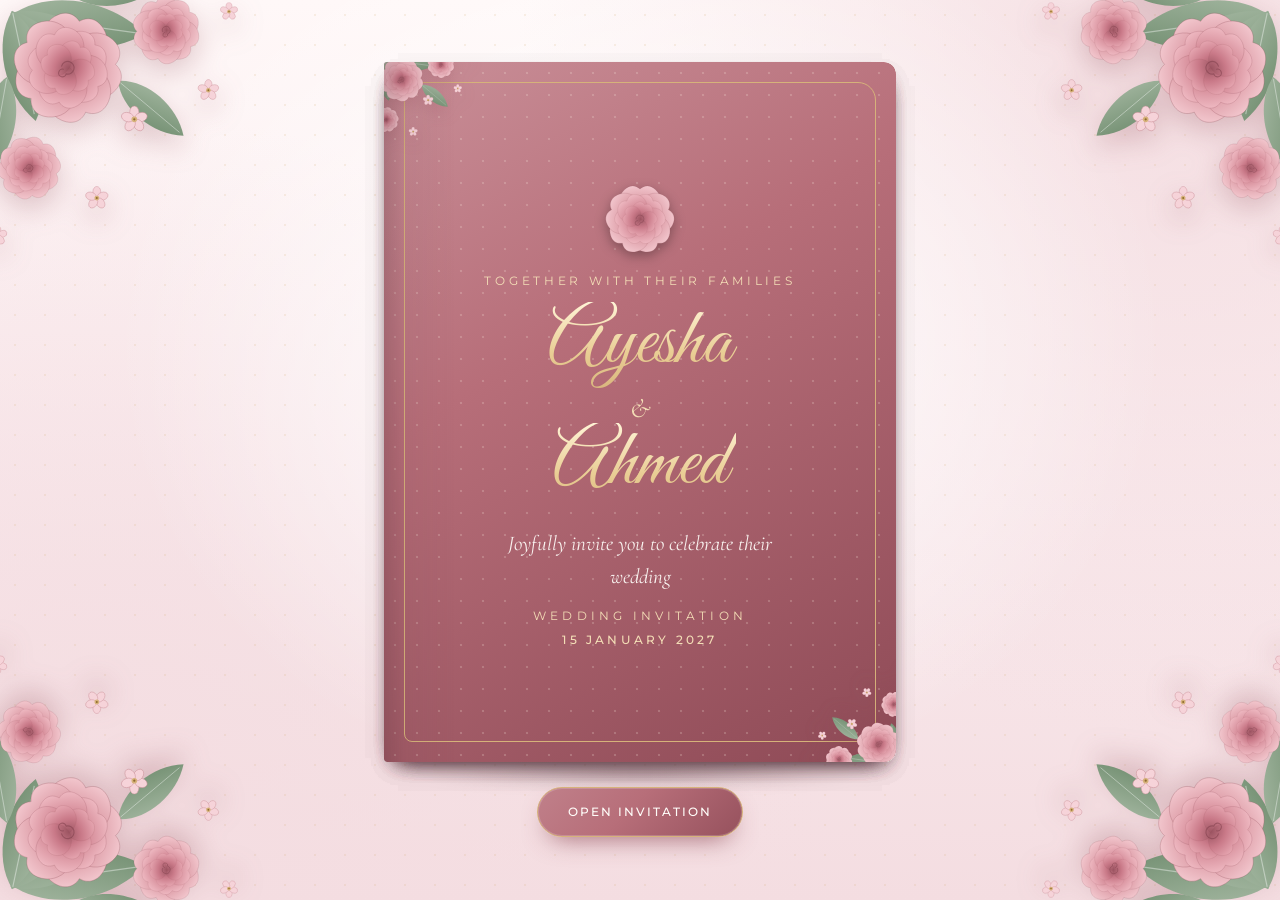
<file: extra files/baratbookstyleinvitation.html>
<!DOCTYPE html>
<html lang="en">
<head>
  <meta charset="UTF-8">
  <meta name="viewport" content="width=device-width, initial-scale=1">
  <!-- SEO: change the names below. (Social-media previews read these tags directly, so edit them here too.) -->
  <title>Mahanoor &amp; Haris — Wedding Invitation</title>
  <meta name="description" content="You are warmly invited to the wedding celebration of Ayesha &amp; Ahmed — Barat.">
  <meta name="theme-color" content="#F4DDE1">
<style>
/* =====================================================
   WEDDING INVITATION — STYLES  (Pink Rose theme, Book layout)
   Mobile-first. Change colours and fonts in the :root block.
   ===================================================== */

:root {
  /* ---- COLOURS (edit these to restyle the whole site) ---- */
  --rose: #B76E79;
  --dusty-rose: #C98F98;
  --rose-deep: #8E4A56;
  --blush: #F4DDE1;
  --soft-pink: #F9E9EC;
  --ivory: #FFFDF9;
  --champagne: #D6B27A;
  --champagne-deep: #8F6B2E;   /* darker gold used for small text so it stays readable */
  --text-dark: #3F3033;
  --muted: #75616A;
  --wine: #4E2A34;

  /* ---- FONTS (edit these to change typography) ---- */
  --font-display: "Cormorant Garamond", Georgia, serif;
  --font-script: "Great Vibes", "Cormorant Garamond", cursive;
  --font-sans: "Montserrat", system-ui, sans-serif;
  --font-arabic: "Amiri", "Traditional Arabic", serif;

  --shadow-soft: 0 14px 30px -18px rgba(142, 74, 86, 0.45);
  --ease: cubic-bezier(0.22, 0.61, 0.36, 1);
  --flip: cubic-bezier(0.6, 0.05, 0.3, 1);
  --vh: 1vh;
}
@supports (height: 100svh) { :root { --vh: 1svh; } }

*, *::before, *::after { box-sizing: border-box; }

html, body { height: 100%; }
body {
  margin: 0;
  font-family: var(--font-sans);
  font-weight: 400;
  font-size: 1rem;
  line-height: 1.7;
  color: var(--text-dark);
  background: var(--soft-pink);
  overflow: hidden;
  -webkit-text-size-adjust: 100%;
}

img, svg { max-width: 100%; }
img { height: auto; display: block; }
h1, h2, h3, p, figure, ul, ol { margin: 0; padding: 0; }
ul, ol { list-style: none; }
a { color: inherit; }
button { font: inherit; cursor: pointer; }
[hidden] { display: none !important; }

:focus-visible { outline: 3px solid var(--rose); outline-offset: 3px; }

.sr-only {
  position: absolute; width: 1px; height: 1px; padding: 0; margin: -1px;
  overflow: hidden; clip: rect(0, 0, 0, 0); white-space: nowrap; border: 0;
}

.icon { width: 22px; height: 22px; flex: none; }

/* ---------- Buttons ---------- */
.btn {
  display: inline-flex; align-items: center; justify-content: center; gap: 10px;
  min-height: 50px; padding: 12px 30px;
  font-family: var(--font-sans); font-size: 0.78rem; font-weight: 500;
  letter-spacing: 0.16em; text-transform: uppercase; text-decoration: none;
  border: 1.5px solid transparent; border-radius: 999px; position: relative; overflow: hidden;
  transition: transform 0.35s var(--ease), background 0.35s, color 0.35s, box-shadow 0.35s, border-color 0.35s;
}
.btn:hover { transform: translateY(-3px); }
.btn:active { transform: translateY(0); }
.btn::after { /* soft shimmer on hover */
  content: ""; position: absolute; inset: 0; transform: translateX(-120%);
  background: linear-gradient(105deg, transparent 30%, rgba(255, 255, 255, 0.35) 50%, transparent 70%);
  transition: transform 0.8s var(--ease); pointer-events: none;
}
.btn:hover::after { transform: translateX(120%); }
.btn--rose {
  background: linear-gradient(135deg, #C0808A 0%, var(--rose) 45%, #96515D 100%);
  color: var(--ivory); border-color: var(--champagne);
  box-shadow: 0 12px 26px -12px rgba(142, 74, 86, 0.85), inset 0 0 0 1px rgba(255, 255, 255, 0.18);
}
.btn--rose:hover { box-shadow: 0 18px 32px -12px rgba(142, 74, 86, 0.9), inset 0 0 0 1px rgba(255, 255, 255, 0.25); }
.btn--outline-rose { border-color: var(--rose); color: var(--rose-deep); background: rgba(255, 253, 249, 0.6); }
.btn--outline-rose:hover { background: var(--rose); color: var(--ivory); }

/* ---------- Floral decorations ---------- */
.sprig { display: block; width: 9em; height: auto; margin: 0 auto 0.3em; filter: drop-shadow(0 4px 5px rgba(142, 74, 86, 0.2)); }
.floral-deco {
  position: absolute; pointer-events: none; z-index: 0;
  --fs: 5.4em; width: var(--fs); height: var(--fs);
  filter: drop-shadow(0 6px 8px rgba(142, 74, 86, 0.22));
}
.floral-deco--tl { top: -1em; left: -1em; }
.floral-deco--tr { top: -1em; right: -1em; transform: scaleX(-1); }
.floral-deco--bl { bottom: -1em; left: -1em; transform: scaleY(-1); }
.floral-deco--br { bottom: -1em; right: -1em; transform: scale(-1, -1); }

/* =====================================================
   STAGE (full-screen background + book)
   ===================================================== */
.stage {
  position: fixed; inset: 0; overflow: hidden;
  display: flex; flex-direction: column; align-items: center; justify-content: center;
  /* Page size: every page is one "paper" of --pw x --ph */
  --ph: min(calc(var(--vh) * 100 - 175px), 700px);
  --pw: min(calc(var(--ph) * 0.74), 40vw);
}
.stage__bg {
  position: absolute; inset: 0;
  background:
    radial-gradient(ellipse at 50% 38%, #ffffff 0%, rgba(255, 255, 255, 0) 58%),
    radial-gradient(circle at 8% 92%, rgba(244, 221, 225, 0.95), transparent 50%),
    radial-gradient(circle at 92% 8%, rgba(244, 221, 225, 0.95), transparent 46%),
    linear-gradient(180deg, #FFF8F8 0%, var(--soft-pink) 55%, var(--blush) 100%);
}
.stage__bg::after { /* faint champagne dot pattern, like embossed card stock */
  content: ""; position: absolute; inset: 0; opacity: 0.5;
  background-image: radial-gradient(circle, rgba(214, 178, 122, 0.35) 1px, transparent 1.6px);
  background-size: 30px 30px;
}

.floral {
  position: absolute; pointer-events: none; z-index: 1;
  --fs: 150px; width: var(--fs); height: var(--fs);
  filter: drop-shadow(0 10px 14px rgba(142, 74, 86, 0.28));
  animation: bloomIn 2.2s var(--ease) both, sway 9s ease-in-out 2.2s infinite alternate;
}
.floral--tl { top: -26px; left: -26px; }
.floral--br { bottom: -26px; right: -26px; transform: scale(-1, -1); animation-delay: 0.3s, 2.5s; }
.floral--tr { top: -26px; right: -26px; transform: scaleX(-1); animation-delay: 0.15s, 2.4s; }
.floral--bl { bottom: -26px; left: -26px; transform: scaleY(-1); animation-delay: 0.45s, 2.6s; }
.floral--wide { display: none; }

.petals { position: absolute; inset: 0; pointer-events: none; z-index: 1; overflow: hidden; }
.petal {
  position: absolute; top: -30px; border-radius: 85% 0 85% 0;
  background: linear-gradient(135deg, #F8D2D8, #D98F9C);
  opacity: 0.6; animation: petalFall linear infinite; will-change: transform;
}

/* =====================================================
   THE BOOK
   ===================================================== */
.book-wrap { position: relative; z-index: 2; width: calc(var(--pw) * 2); height: var(--ph); }
.stage:not(.is-open) .book-wrap { animation: bookFloat 4.5s ease-in-out infinite; }

.book {
  position: relative; width: 100%; height: 100%;
  perspective: 2600px;
  transition: transform 1.15s var(--flip);
}
/* closed book (desktop): shift so the cover sits in the middle */
.book[data-state="closed"]:not(.book--single) { transform: translateX(calc(var(--pw) * -0.5)); }
.book.no-anim, .book.no-anim * { transition: none !important; }

.book__shadow {
  position: absolute; left: 4%; right: 4%; bottom: -24px; height: 28px; z-index: -1;
  background: radial-gradient(ellipse at center, rgba(78, 42, 52, 0.4), transparent 70%); filter: blur(7px);
  transition: left 1.15s var(--flip), right 1.15s var(--flip);
}
.book[data-state="closed"]:not(.book--single) .book__shadow { left: 52%; right: 2%; }

.book__back-cover {
  position: absolute; top: 0; left: 50%; width: 50%; height: 100%;
  border-radius: 4px 14px 14px 4px;
  background: linear-gradient(150deg, #C98F98 0%, #B76E79 40%, #8E4A56 100%);
  box-shadow: 0 10px 22px -12px rgba(78, 42, 52, 0.6);
}
.book__back-cover::before { content: ""; position: absolute; inset: 7%; border: 1px solid var(--champagne); border-radius: 6px 10px 10px 6px; opacity: 0.8; }
.book__back-cover svg { position: absolute; left: 50%; top: 50%; width: 26%; transform: translate(-50%, -50%); filter: drop-shadow(0 4px 6px rgba(0, 0, 0, 0.3)); }
.book--single .book__back-cover { display: none; }

.leaf {
  position: absolute; top: 0; left: 50%; width: 50%; height: 100%;
  transform-origin: left center; transform-style: preserve-3d;
  transition: transform 1.15s var(--flip); will-change: transform;
}
.leaf.is-flipped { transform: rotateY(-180deg); }
.book--single .leaf { left: 0; width: 100%; transition: transform 1s var(--flip), visibility 0s linear 0s; }
.book--single .leaf.is-flipped { visibility: hidden; transition: transform 1s var(--flip), visibility 0s linear 1s; }

.face {
  position: absolute; inset: 0; overflow: hidden; background: var(--ivory);
  -webkit-backface-visibility: hidden; backface-visibility: hidden;
}
.face--front { border-radius: 3px 12px 12px 3px; box-shadow: 0 10px 22px -14px rgba(78, 42, 52, 0.55); }
.face--back { transform: rotateY(180deg); border-radius: 12px 3px 3px 12px; }
.face--blank { background: linear-gradient(180deg, #FFFDF9, #FBEFF0); }
/* soft shading next to the spine */
.face::after { content: ""; position: absolute; inset: 0; z-index: 6; pointer-events: none; }
.face--front::after { background: linear-gradient(90deg, rgba(78, 42, 52, 0.22) 0, rgba(78, 42, 52, 0.06) 4%, transparent 14%); }
.face--back::after { background: linear-gradient(270deg, rgba(78, 42, 52, 0.22) 0, rgba(78, 42, 52, 0.06) 4%, transparent 14%); }

/* ---------- A page (paper) ---------- */
.page {
  position: absolute; inset: 0; display: flex; flex-direction: column;
  /* everything inside uses em, so it scales with the page size */
  font-size: max(10.5px, min(calc(var(--pw) / 24), calc(var(--ph) / 35)));
  line-height: 1.55; text-align: center; color: var(--text-dark);
  background: linear-gradient(180deg, #FFFDF9 0%, #FDF3F3 100%);
  padding: 2.4em 2.1em; overflow-x: hidden; overflow-y: auto; scrollbar-width: thin;
  border-radius: inherit;
}
.page::before { content: ""; position: absolute; inset: 0.9em; border: 1px solid rgba(214, 178, 122, 0.65); border-radius: 0.5em; pointer-events: none; }
.page__inner { position: relative; z-index: 1; width: 100%; margin-block: auto; }
.page .btn { font-size: 0.72em; min-height: 3.6em; padding: 0.8em 2.2em; }
.page .icon { width: 1.3em; height: 1.3em; }

.eyebrow { font-size: 0.62em; letter-spacing: 0.3em; text-transform: uppercase; color: var(--champagne-deep); font-weight: 500; margin-bottom: 0.4em; }
.page__title { font-family: var(--font-display); font-weight: 500; color: var(--rose-deep); font-size: 2.1em; line-height: 1.12; }
.lead { font-family: var(--font-display); font-size: 1.12em; line-height: 1.5; color: var(--muted); margin-top: 0.7em; }

/* Cover */
.page--cover {
  cursor: pointer; padding: 2em;
  background:
    radial-gradient(circle, rgba(255, 245, 230, 0.2) 1px, transparent 1.6px) 0 0 / 22px 22px,
    linear-gradient(150deg, #C98F98 0%, #B76E79 38%, #8E4A56 100%);
  color: var(--ivory);
}
.page--cover::before { inset: 1em; border: 1.5px solid var(--champagne); border-radius: 0.4em 0.9em 0.9em 0.4em; }
.page--cover .floral-deco { --fs: 6em; }
.cover__rose { width: 4.4em; height: 4.4em; margin: 0 auto 0.4em; display: block; filter: drop-shadow(0 4px 6px rgba(0, 0, 0, 0.3)); }
.cover__eyebrow { font-size: 0.62em; letter-spacing: 0.3em; text-transform: uppercase; color: #F3DDB6; }
.cover__names { font-family: var(--font-script); font-weight: 400; line-height: 1.05; font-size: 4em; margin: 0.15em 0; display: flex; flex-direction: column; align-items: center; }
.cover__names > span:not(.cover__amp):not(.sr-only) {
  padding: 0 0.1em 0.12em; max-width: 100%; overflow-wrap: anywhere;
  background: linear-gradient(180deg, #FFF4D6 0%, #E9CD94 55%, var(--champagne) 100%);
  -webkit-background-clip: text; background-clip: text; -webkit-text-fill-color: transparent;
}
.cover__amp { font-family: var(--font-display); font-style: italic; font-size: 0.34em; line-height: 1; color: #F3DDB6; }
.cover__sub { font-family: var(--font-display); font-style: italic; font-size: 1.05em; max-width: 15em; margin: 0.3em auto 0; opacity: 0.92; }
.cover__tag { margin-top: 1.1em; font-size: 0.6em; letter-spacing: 0.34em; text-transform: uppercase; color: #F3DDB6; }
.cover__date { margin-top: 0.4em; font-size: 0.62em; letter-spacing: 0.26em; text-transform: uppercase; color: #F3DDB6; font-weight: 500; }

/* Bismillah */
.bismillah__arabic { font-family: var(--font-arabic); font-size: 2.3em; color: var(--rose-deep); line-height: 1.8; }
.bismillah__english { font-family: var(--font-display); font-style: italic; font-size: 1.1em; color: var(--muted); }

/* Intro */
.couple { display: flex; align-items: flex-start; justify-content: center; gap: 0.8em; margin-top: 1.4em; }
.couple__person img {
  width: 7.2em; aspect-ratio: 1; object-fit: cover; border-radius: 50%;
  background: linear-gradient(160deg, var(--blush), var(--dusty-rose));
  border: 0.25em solid var(--ivory); outline: 1.5px solid var(--champagne); outline-offset: 0.25em;
  box-shadow: var(--shadow-soft);
}
.couple__person figcaption { margin-top: 0.7em; font-family: var(--font-script); color: var(--rose-deep); font-size: 1.8em; line-height: 1.1; }
.couple__amp { font-family: var(--font-display); font-style: italic; font-size: 1.6em; color: var(--champagne-deep); margin-top: 2em; }

/* Event */
.event__title { font-family: var(--font-script); font-weight: 400; font-size: 3.3em; line-height: 1.1; color: var(--rose-deep); margin-bottom: 0.4em; }
.event__list { display: grid; gap: 0.95em; margin-bottom: 1.5em; text-align: left; }
.event__list li { display: flex; gap: 0.9em; align-items: flex-start; }
.event__list .icon { margin-top: 0.4em; color: var(--rose); }
.event__list .label { display: block; font-size: 0.58em; letter-spacing: 0.22em; text-transform: uppercase; color: var(--muted); line-height: 1.5; }
.event__list strong { font-family: var(--font-display); font-size: 1.15em; font-weight: 600; line-height: 1.3; color: var(--text-dark); overflow-wrap: anywhere; }

/* Countdown (rose page) */
.page--rose {
  background:
    radial-gradient(circle, rgba(255, 245, 230, 0.2) 1px, transparent 1.6px) 0 0 / 22px 22px,
    linear-gradient(160deg, #B96F7A 0%, #A25B67 55%, #8E4A56 100%);
  color: var(--ivory);
}
.page--rose::before { border-color: rgba(243, 221, 182, 0.65); }
.page--rose .page__title { color: var(--ivory); font-size: 1.9em; }
.countdown { display: grid; grid-template-columns: 1fr 1fr; gap: 0.8em; margin-top: 1.4em; }
.countdown__unit { padding: 1em 0.4em; border-radius: 1em; border: 1px solid rgba(243, 221, 182, 0.7); background: rgba(255, 253, 249, 0.14); box-shadow: inset 0 0 0 0.25em rgba(255, 253, 249, 0.05); }
.countdown__num { display: block; font-family: var(--font-display); font-weight: 600; font-size: 2.5em; line-height: 1.05; color: var(--ivory); font-variant-numeric: tabular-nums; }
.countdown__label { font-size: 0.6em; letter-spacing: 0.24em; text-transform: uppercase; color: #F6E3BE; font-weight: 500; }
.countdown__done { font-family: var(--font-script); font-size: 2.6em; color: var(--ivory); margin-top: 0.4em; line-height: 1.2; }

/* Timeline */
.page--timeline .page__title { font-size: 1.9em; }
.timeline__title { font-family: var(--font-script); font-weight: 400; font-size: 2.4em; color: var(--rose-deep); margin: 0.2em 0 0.5em; line-height: 1.2; }
.timeline__list { position: relative; max-width: 19em; margin: 0 auto; padding-left: 2.4em; text-align: left; }
.timeline__list::before { content: ""; position: absolute; left: 0.75em; top: 0.9em; bottom: 1.6em; width: 1px; background: linear-gradient(var(--champagne), rgba(214, 178, 122, 0.25)); }
.timeline__item { position: relative; padding: 0 0 1em 0.4em; }
.timeline__bloom { position: absolute; left: -2.4em; top: 0.1em; width: 1.6em; height: 1.6em; background: var(--soft-pink); border-radius: 50%; filter: drop-shadow(0 2px 3px rgba(142, 74, 86, 0.3)); }
.timeline__time { display: block; font-size: 0.64em; letter-spacing: 0.2em; text-transform: uppercase; color: var(--champagne-deep); font-weight: 600; line-height: 1.8; }
.timeline__label { font-family: var(--font-display); font-size: 1.3em; font-weight: 600; color: var(--rose-deep); line-height: 1.2; }

/* Venue */
.page--venue .page__title { font-size: 1.9em; }
.venue-map { position: relative; height: 8.6em; margin: 1em 0 0.9em; border-radius: 1em; overflow: hidden; background: #F6E6E8; border: 1px solid var(--champagne); }
.venue-map__grid { position: absolute; inset: 0; opacity: 0.7; background-image: linear-gradient(rgba(183, 110, 121, 0.14) 1px, transparent 1px), linear-gradient(90deg, rgba(183, 110, 121, 0.14) 1px, transparent 1px); background-size: 2.4em 2.4em; }
.venue-map__road { position: absolute; background: var(--ivory); box-shadow: 0 0 0 2px rgba(214, 178, 122, 0.4); }
.venue-map__road--a { left: -10%; right: -10%; top: 38%; height: 1em; transform: rotate(-8deg); }
.venue-map__road--b { top: -10%; bottom: -10%; left: 62%; width: 0.85em; transform: rotate(12deg); }
.venue-map__road--c { left: -10%; right: -10%; top: 74%; height: 0.6em; transform: rotate(4deg); }
.venue-map__bloom { position: absolute; width: 1.9em; height: 1.9em; opacity: 0.9; }
.venue-map__bloom--1 { left: 12%; top: 14%; }
.venue-map__bloom--2 { right: 10%; bottom: 12%; width: 2.3em; height: 2.3em; }
.venue-map__pin { position: absolute; left: 50%; top: 52%; width: 3em; height: 3em; margin: -3em 0 0 -1.5em; color: var(--rose-deep); fill: rgba(214, 178, 122, 0.55); stroke: currentColor; animation: pinBounce 2.6s ease-in-out infinite; }
.venue-map__pulse { position: absolute; left: 50%; top: 52%; width: 1em; height: 1em; margin: -0.5em 0 0 -0.5em; border-radius: 50%; background: var(--rose); animation: pulse 2.6s ease-out infinite; }
.venue__name { font-family: var(--font-display); font-weight: 600; font-size: 1.6em; color: var(--rose-deep); line-height: 1.2; overflow-wrap: anywhere; }
.venue__address { font-family: var(--font-display); font-size: 1.1em; color: var(--muted); overflow-wrap: anywhere; }
.venue__when { font-size: 0.62em; letter-spacing: 0.18em; text-transform: uppercase; color: var(--champagne-deep); font-weight: 500; margin: 0.3em 0 1.1em; }

/* Closing page (wine) */
.page--wine { background: linear-gradient(160deg, #5E3340 0%, var(--wine) 100%); color: var(--blush); }
.page--wine::before { border-color: rgba(214, 178, 122, 0.6); }
.closing__names { font-family: var(--font-script); font-size: 3.1em; line-height: 1.15; color: var(--champagne); overflow-wrap: anywhere; }
.closing__amp { font-family: var(--font-display); font-style: italic; font-size: 0.55em; color: var(--dusty-rose); }
.closing__text { font-family: var(--font-display); font-size: 1.1em; color: var(--blush); max-width: 16em; margin: 0.4em auto 0; }
.closing__love { font-family: var(--font-display); font-style: italic; font-size: 1.2em; margin-top: 0.5em; }
.closing__date { font-size: 0.62em; letter-spacing: 0.26em; text-transform: uppercase; margin-top: 0.7em; color: #E9C9CF; }
.closing__rule { display: flex; align-items: center; justify-content: center; gap: 0.8em; margin: 1.6em auto 1.1em; }
.closing__rule span { height: 1px; width: 4.5em; background: linear-gradient(90deg, transparent, var(--champagne)); }
.closing__rule span:last-child { transform: scaleX(-1); }
.closing__rule i { width: 0.55em; height: 0.55em; background: var(--champagne); transform: rotate(45deg); }
.brand { opacity: 0.88; }
.brand__line { font-size: 0.62em; letter-spacing: 0.12em; color: #E9C9CF; }
.brand__line strong { font-family: var(--font-display); font-weight: 600; font-size: 1.5em; letter-spacing: 0.04em; color: var(--champagne); }
.brand__role { font-size: 0.56em; letter-spacing: 0.06em; color: #E9C9CF; margin-top: 0.2em; }
.brand__role a { color: var(--champagne); text-decoration: none; border-bottom: 1px solid rgba(214, 178, 122, 0.5); }
.brand__role a:hover { color: var(--blush); }

/* =====================================================
   CONTROLS
   ===================================================== */
.controls { position: relative; z-index: 3; margin-top: 24px; min-height: 52px; display: flex; flex-direction: column; align-items: center; justify-content: center; gap: 8px; }
.pager { display: none; flex-direction: column; align-items: center; gap: 6px; }
.stage.is-open .pager { display: flex; }
.stage.is-open .cta { display: none; }
.cta { animation: fadeIn 1s var(--ease) 0.4s both; }

.dots { display: flex; gap: 10px; }
.dot { position: relative; width: 10px; height: 10px; padding: 0; border-radius: 50%; border: 1.5px solid var(--rose); background: transparent; transition: background 0.3s, transform 0.3s; }
.dot::before { content: ""; position: absolute; inset: -8px; }
.dot.is-active { background: var(--rose); transform: scale(1.3); }
.pager__label { font-size: 0.66rem; letter-spacing: 0.22em; text-transform: uppercase; color: var(--rose-deep); font-weight: 500; text-align: center; min-height: 1.2em; }

.nav-btn {
  position: absolute; z-index: 6; top: 50%; margin-top: -26px; width: 52px; height: 52px;
  display: none; place-items: center; border-radius: 50%; border: 1.5px solid var(--champagne); color: var(--rose-deep);
  background: rgba(255, 253, 249, 0.96); backdrop-filter: blur(8px); box-shadow: 0 10px 22px -8px rgba(142, 74, 86, 0.6);
  transition: transform 0.3s var(--ease), background 0.3s, color 0.3s, opacity 0.3s;
}
.stage.is-open .nav-btn { display: grid; animation: fadeIn 0.6s both; }
.nav-btn--prev { left: max(14px, 2.5vw); }
.nav-btn--next { right: max(14px, 2.5vw); }
.nav-btn:hover:not(:disabled) { background: var(--rose-deep); color: var(--ivory); transform: scale(1.06); }
.nav-btn:disabled { opacity: 0.3; cursor: default; }
.stage.is-open .nav-btn--next:not(:disabled) { animation: fadeIn 0.6s both, nudge 2.2s ease-in-out 1s infinite; }

.fab {
  position: fixed; top: 14px; right: 14px; z-index: 80; width: 46px; height: 46px; display: grid; place-items: center;
  border-radius: 50%; border: 1.5px solid var(--champagne); color: var(--rose-deep);
  background: rgba(255, 253, 249, 0.94); backdrop-filter: blur(8px); box-shadow: 0 10px 22px -8px rgba(142, 74, 86, 0.6);
  transition: transform 0.3s var(--ease), background 0.3s, color 0.3s;
  animation: fadeIn 0.6s both;
}
.fab:hover { transform: translateY(-3px); background: var(--rose-deep); color: var(--ivory); }
.fab.is-playing { animation: fadeIn 0.6s both, glow 2.4s ease-in-out infinite; }

/* Keyframes */
@keyframes fadeIn { from { opacity: 0; } to { opacity: 1; } }
@keyframes bloomIn { from { opacity: 0; scale: 0.7; } to { opacity: 1; scale: 1; } }
@keyframes sway { from { rotate: -1.5deg; } to { rotate: 2deg; } }
@keyframes bookFloat { 0%, 100% { transform: translateY(0); } 50% { transform: translateY(-8px); } }
@keyframes nudge { 0%, 100% { transform: translateX(0); } 50% { transform: translateX(6px); } }
@keyframes petalFall {
  0% { transform: translate3d(0, -5vh, 0) rotate(0deg); opacity: 0; }
  10% { opacity: 0.65; }
  100% { transform: translate3d(var(--drift, 40px), 108vh, 0) rotate(520deg); opacity: 0; }
}
@keyframes pinBounce { 0%, 100% { transform: translateY(0); } 50% { transform: translateY(-9px); } }
@keyframes pulse { 0% { box-shadow: 0 0 0 0 rgba(183, 110, 121, 0.65); } 100% { box-shadow: 0 0 0 44px rgba(183, 110, 121, 0); } }
@keyframes glow { 0%, 100% { box-shadow: 0 0 0 0 rgba(183, 110, 121, 0.55); } 50% { box-shadow: 0 0 0 12px rgba(183, 110, 121, 0); } }

/* ---------- Large screens: extra corner roses ---------- */
@media (min-width: 640px) { .floral { --fs: 220px; } }
@media (min-width: 900px) { .floral { --fs: 300px; } .floral--wide { display: block; } }

/* ---------- Phones / small tablets: one page at a time ---------- */
@media (max-width: 819px) {
  .stage {
    --pw: min(92vw, 440px);
    --ph: min(calc(var(--vh) * 100 - 190px), calc(var(--pw) * 1.5));
    justify-content: center; padding: 16px 0 96px;
  }
  .book-wrap { width: var(--pw); }
  .controls { position: absolute; left: 0; right: 0; bottom: 20px; margin: 0; }
  .nav-btn { top: auto; bottom: 20px; margin-top: 0; }
  .nav-btn--prev { left: 16px; }
  .nav-btn--next { right: 16px; }
  .floral { --fs: 120px; }
}
@media (max-height: 520px) and (orientation: landscape) {
  .stage { --ph: calc(var(--vh) * 100 - 96px); padding-bottom: 70px; }
}

/* ---------- Respect reduced-motion preference ---------- */
@media (prefers-reduced-motion: reduce) {
  *, *::before, *::after { animation-duration: 0.01ms !important; animation-iteration-count: 1 !important; transition-duration: 0.01ms !important; }
  .petals { display: none; }
}
</style>
  <!-- Open Graph -->
  <meta property="og:type" content="website">
  <meta property="og:title" content="Ayesha &amp; Ahmed — Wedding Invitation">
  <meta property="og:description" content="Join us as we celebrate the beginning of our journey together.">

  <!-- Favicon placeholder: replace with your own favicon file if you like -->
  <link rel="icon" href="data:image/svg+xml,%3Csvg xmlns='http://www.w3.org/2000/svg' viewBox='0 0 64 64'%3E%3Crect width='64' height='64' rx='14' fill='%23B76E79'/%3E%3Ccircle cx='32' cy='32' r='14' fill='%23F4DDE1'/%3E%3Ccircle cx='32' cy='32' r='6' fill='%23D6B27A'/%3E%3C/svg%3E">

  <link rel="preconnect" href="https://fonts.googleapis.com">
  <link rel="preconnect" href="https://fonts.gstatic.com" crossorigin>
  <link href="https://fonts.googleapis.com/css2?family=Amiri:wght@400;700&family=Cormorant+Garamond:ital,wght@0,400;0,500;0,600;0,700;1,400;1,500&family=Great+Vibes&family=Montserrat:wght@300;400;500;600&display=swap" rel="stylesheet">

</head>
<body>

<!-- ================= SVG SPRITE: icons + floral artwork (all drawn in code, no image files) ================= -->
<svg width="0" height="0" style="position:absolute" aria-hidden="true" focusable="false">
  <defs>
    <radialGradient id="g-p1" cx=".5" cy="1" r="1"><stop offset="0" stop-color="#B8707B"/><stop offset=".45" stop-color="#D8939E"/><stop offset="1" stop-color="#F1C4CB"/></radialGradient>
    <radialGradient id="g-p2" cx=".5" cy="1" r="1"><stop offset="0" stop-color="#A85F6C"/><stop offset=".5" stop-color="#D48A97"/><stop offset="1" stop-color="#EDB6BF"/></radialGradient>
    <radialGradient id="g-p3" cx=".5" cy="1" r="1"><stop offset="0" stop-color="#9A5360"/><stop offset=".5" stop-color="#C97988"/><stop offset="1" stop-color="#E4A3AE"/></radialGradient>
    <linearGradient id="g-leaf" x1="0" y1="0" x2="1" y2="1"><stop offset="0" stop-color="#A5B8A2"/><stop offset="1" stop-color="#6F8C6E"/></linearGradient>
    <path id="petal" d="M100 104C58 102 40 58 64 34C78 20 92 24 100 32C108 24 122 20 136 34C160 58 142 102 100 104Z"/>
  </defs>

  <!-- A single pink rose, seen from above -->
  <symbol id="rose" viewBox="0 0 200 200">
    <g stroke="#8E4A56" stroke-opacity=".35" stroke-width="1" stroke-linejoin="round">
      <g fill="url(#g-p1)">
        <use href="#petal"/>
        <use href="#petal" transform="rotate(72 100 100)"/>
        <use href="#petal" transform="rotate(144 100 100)"/>
        <use href="#petal" transform="rotate(216 100 100)"/>
        <use href="#petal" transform="rotate(288 100 100)"/>
      </g>
      <g fill="url(#g-p2)">
        <use href="#petal" transform="rotate(36 100 100) translate(100 100) scale(.74) translate(-100 -100)"/>
        <use href="#petal" transform="rotate(108 100 100) translate(100 100) scale(.74) translate(-100 -100)"/>
        <use href="#petal" transform="rotate(180 100 100) translate(100 100) scale(.74) translate(-100 -100)"/>
        <use href="#petal" transform="rotate(252 100 100) translate(100 100) scale(.74) translate(-100 -100)"/>
        <use href="#petal" transform="rotate(324 100 100) translate(100 100) scale(.74) translate(-100 -100)"/>
      </g>
      <g fill="url(#g-p3)">
        <use href="#petal" transform="rotate(18 100 100) translate(100 100) scale(.5) translate(-100 -100)"/>
        <use href="#petal" transform="rotate(108 100 100) translate(100 100) scale(.5) translate(-100 -100)"/>
        <use href="#petal" transform="rotate(198 100 100) translate(100 100) scale(.5) translate(-100 -100)"/>
        <use href="#petal" transform="rotate(288 100 100) translate(100 100) scale(.5) translate(-100 -100)"/>
      </g>
    </g>
    <path d="M100 100m-9 0a9 9 0 1 1 9 9a5.500 5.500 0 1 1-5.500-5.500" fill="none" stroke="#7E3F4B" stroke-opacity=".55" stroke-width="1.600" stroke-linecap="round"/>
  </symbol>

  <!-- A botanical leaf (base on the left) -->
  <symbol id="leaf" viewBox="0 0 100 40">
    <path d="M2 20C25 -2 70 -2 98 20C70 42 25 42 2 20Z" fill="url(#g-leaf)"/>
    <path d="M4 20H92" stroke="#fff" stroke-opacity=".4" stroke-width="1" fill="none"/>
  </symbol>

  <!-- A small five-petal blossom -->
  <symbol id="blossom" viewBox="0 0 40 40">
    <g fill="#F6D3D9" stroke="#C98F98" stroke-width=".7">
      <ellipse cx="20" cy="10" rx="6.500" ry="9"/>
      <ellipse cx="20" cy="10" rx="6.500" ry="9" transform="rotate(72 20 20)"/>
      <ellipse cx="20" cy="10" rx="6.500" ry="9" transform="rotate(144 20 20)"/>
      <ellipse cx="20" cy="10" rx="6.500" ry="9" transform="rotate(216 20 20)"/>
      <ellipse cx="20" cy="10" rx="6.500" ry="9" transform="rotate(288 20 20)"/>
    </g>
    <circle cx="20" cy="20" r="4" fill="#D6B27A"/>
    <circle cx="20" cy="20" r="1.600" fill="#8F6B2E"/>
  </symbol>

  <!-- Floral corner cluster: drawn from the top-left corner outwards. Mirrored with CSS for other corners -->
  <symbol id="floral-corner" viewBox="0 0 320 320">
    <g>
      <use href="#leaf" x="-3" y="-26" width="150" height="60" transform="translate(40 40) rotate(8)"/>
      <use href="#leaf" x="-3" y="-26" width="140" height="56" transform="translate(40 40) rotate(30)"/>
      <use href="#leaf" x="-3" y="-26" width="130" height="52" transform="translate(40 40) rotate(55)"/>
      <use href="#leaf" x="-3" y="-26" width="125" height="50" transform="translate(40 40) rotate(78)"/>
      <use href="#leaf" x="-3" y="-26" width="105" height="42" transform="translate(110 30) rotate(-12)"/>
      <use href="#leaf" x="-3" y="-26" width="105" height="42" transform="translate(30 110) rotate(100)"/>
      <use href="#leaf" x="-3" y="-26" width="95" height="38" transform="translate(150 120) rotate(40)"/>
    </g>
    <use href="#rose" x="25" y="25" width="150" height="150" transform="rotate(14 100 100)"/>
    <use href="#rose" x="159" y="14" width="92" height="92" transform="rotate(-20 205 60)"/>
    <use href="#rose" x="16" y="164" width="86" height="86" transform="rotate(30 59 207)"/>
    <use href="#blossom" x="156" y="140" width="30" height="30"/>
    <use href="#blossom" x="238" y="112" width="24" height="24"/>
    <use href="#blossom" x="118" y="226" width="26" height="26"/>
    <use href="#blossom" x="14" y="268" width="22" height="22"/>
    <use href="#blossom" x="262" y="30" width="20" height="20"/>
  </symbol>

  <!-- Small horizontal sprig: leaves, rose, blossoms (used above headings) -->
  <symbol id="floral-sprig" viewBox="0 0 320 70">
    <use href="#leaf" x="-3" y="-26" width="86" height="34" transform="translate(130 36) rotate(180)"/>
    <use href="#leaf" x="-3" y="-26" width="68" height="27" transform="translate(132 38) rotate(160)"/>
    <use href="#leaf" x="-3" y="-26" width="86" height="34" transform="translate(190 36)"/>
    <use href="#leaf" x="-3" y="-26" width="68" height="27" transform="translate(188 38) rotate(20)"/>
    <use href="#blossom" x="30" y="25" width="22" height="22"/>
    <use href="#blossom" x="268" y="25" width="22" height="22"/>
    <use href="#rose" x="132" y="7" width="56" height="56"/>
  </symbol>

  <!-- UI icons -->
  <symbol id="i-calendar" viewBox="0 0 24 24"><path fill="none" stroke="currentColor" stroke-width="1.6" stroke-linecap="round" stroke-linejoin="round" d="M7 3v3M17 3v3M4 8h16M5 5h14a1 1 0 0 1 1 1v13a1 1 0 0 1-1 1H5a1 1 0 0 1-1-1V6a1 1 0 0 1 1-1z"/></symbol>
  <symbol id="i-clock" viewBox="0 0 24 24"><g fill="none" stroke="currentColor" stroke-width="1.6" stroke-linecap="round" stroke-linejoin="round"><circle cx="12" cy="12" r="9"/><path d="M12 7v5l3 2"/></g></symbol>
  <symbol id="i-pin" viewBox="0 0 24 24"><g fill="none" stroke="currentColor" stroke-width="1.6" stroke-linecap="round" stroke-linejoin="round"><path d="M12 21s-7-6.2-7-11.5a7 7 0 0 1 14 0C19 14.800 12 21 12 21z"/><circle cx="12" cy="9.500" r="2.500"/></g></symbol>
  <symbol id="i-sun" viewBox="0 0 24 24"><g fill="none" stroke="currentColor" stroke-width="1.6" stroke-linecap="round" stroke-linejoin="round"><circle cx="12" cy="12" r="4"/><path d="M12 3v2M12 19v2M3 12h2M19 12h2M5.600 5.600l1.400 1.400M17 17l1.400 1.400M5.600 18.400L7 17M17 7l1.400-1.400"/></g></symbol>
  <symbol id="i-music" viewBox="0 0 24 24"><g fill="none" stroke="currentColor" stroke-width="1.6" stroke-linecap="round" stroke-linejoin="round"><path d="M9 18V6l10-2v12"/><circle cx="6.500" cy="18" r="2.500"/><circle cx="16.500" cy="16" r="2.500"/></g></symbol>
  <symbol id="i-pause" viewBox="0 0 24 24"><path fill="currentColor" d="M7 5h4v14H7zM13 5h4v14h-4z"/></symbol>
  <symbol id="i-chevron-left" viewBox="0 0 24 24"><path fill="none" stroke="currentColor" stroke-width="2" stroke-linecap="round" stroke-linejoin="round" d="M15 5l-7 7 7 7"/></symbol>
  <symbol id="i-chevron-right" viewBox="0 0 24 24"><path fill="none" stroke="currentColor" stroke-width="2" stroke-linecap="round" stroke-linejoin="round" d="M9 5l7 7-7 7"/></symbol>
</svg>

<!-- ================= STAGE: background + the book ================= -->
<main class="stage" id="stage" aria-label="Wedding invitation book">
  <div class="stage__bg" aria-hidden="true"></div>

  <!-- Rose corners (the two on the right/left bottom only appear on larger screens) -->
  <svg class="floral floral--tl" viewBox="0 0 320 320" aria-hidden="true" focusable="false"><use href="#floral-corner"/></svg>
  <svg class="floral floral--br" viewBox="0 0 320 320" aria-hidden="true" focusable="false"><use href="#floral-corner"/></svg>
  <svg class="floral floral--tr floral--wide" viewBox="0 0 320 320" aria-hidden="true" focusable="false"><use href="#floral-corner"/></svg>
  <svg class="floral floral--bl floral--wide" viewBox="0 0 320 320" aria-hidden="true" focusable="false"><use href="#floral-corner"/></svg>

  <div class="petals" id="petals" aria-hidden="true"></div>

  <div class="book-wrap" id="bookWrap">
    <div class="book" id="book" data-state="closed">
      <div class="book__shadow" aria-hidden="true"></div>
      <div class="book__back-cover" aria-hidden="true"><svg viewBox="0 0 200 200"><use href="#rose"/></svg></div>
      <!-- The leaves (page turns) are built by the script from the pages below -->
    </div>
  </div>

  <button class="nav-btn nav-btn--prev" id="prevBtn" type="button" aria-label="Previous page"><svg class="icon" aria-hidden="true"><use href="#i-chevron-left"/></svg></button>
  <button class="nav-btn nav-btn--next" id="nextBtn" type="button" aria-label="Turn to next page"><svg class="icon" aria-hidden="true"><use href="#i-chevron-right"/></svg></button>

  <div class="controls">
    <button class="btn btn--rose cta" id="openBtn" type="button">Open Invitation</button>
    <div class="pager">
      <div class="dots" id="dots"></div>
      <p class="pager__label" id="pageLabel" aria-live="polite"></p>
    </div>
  </div>
</main>

<!-- ================= PAGES (the script places these inside the book, in this order) ================= -->
<div id="pageStore" hidden>

  <!-- 0. COVER -->
  <section class="page page--cover" id="page-cover" aria-label="Cover">
    <svg class="floral-deco floral-deco--tl" viewBox="0 0 320 320" aria-hidden="true" focusable="false"><use href="#floral-corner"/></svg>
    <svg class="floral-deco floral-deco--br" viewBox="0 0 320 320" aria-hidden="true" focusable="false"><use href="#floral-corner"/></svg>
    <div class="page__inner">
      <svg class="cover__rose" viewBox="0 0 200 200" aria-hidden="true"><use href="#rose"/></svg>
      <p class="cover__eyebrow">Together with their families</p>
      <h1 class="cover__names">
        <span data-bind="brideName">Ayesha</span>
        <span class="cover__amp" aria-hidden="true">&amp;</span>
        <span class="sr-only">and</span>
        <span data-bind="groomName">Ahmed</span>
      </h1>
      <p class="cover__sub">Joyfully invite you to celebrate their wedding</p>
      <p class="cover__tag">Wedding Invitation</p>
      <p class="cover__date" data-bind="heroDateRange"></p>
    </div>
  </section>

  <!-- 1. BISMILLAH -->
  <section class="page" id="page-bismillah" aria-label="Bismillah">
    <svg class="floral-deco floral-deco--tl" viewBox="0 0 320 320" aria-hidden="true" focusable="false"><use href="#floral-corner"/></svg>
    <svg class="floral-deco floral-deco--tr" viewBox="0 0 320 320" aria-hidden="true" focusable="false"><use href="#floral-corner"/></svg>
    <svg class="floral-deco floral-deco--bl" viewBox="0 0 320 320" aria-hidden="true" focusable="false"><use href="#floral-corner"/></svg>
    <svg class="floral-deco floral-deco--br" viewBox="0 0 320 320" aria-hidden="true" focusable="false"><use href="#floral-corner"/></svg>
    <div class="page__inner">
      <p class="bismillah__arabic" lang="ar" dir="rtl">بِسْمِ اللَّهِ الرَّحْمَنِ الرَّحِيمِ</p>
      <p class="bismillah__english">In the name of Allah, the Most Gracious, the Most Merciful</p>
    </div>
  </section>

  <!-- 2. INTRODUCTION -->
  <section class="page" id="page-intro" aria-label="The beginning of forever">
    <svg class="floral-deco floral-deco--tl" viewBox="0 0 320 320" aria-hidden="true" focusable="false"><use href="#floral-corner"/></svg>
    <svg class="floral-deco floral-deco--br" viewBox="0 0 320 320" aria-hidden="true" focusable="false"><use href="#floral-corner"/></svg>
    <div class="page__inner">
      <svg class="sprig" viewBox="0 0 320 70" aria-hidden="true"><use href="#floral-sprig"/></svg>
      <h2 class="page__title">The Beginning of Forever</h2>
      <p class="lead">With the blessings of our families and the grace of Allah, we invite you to join us as we celebrate the beginning of our beautiful journey together.</p>
      <div class="couple">
        <figure class="couple__person">
          <!-- Replace assets/bride.jpg with your own photo -->
          <img src="assets/bride.jpg" alt="Portrait of the bride" width="400" height="400">
          <figcaption data-bind="brideName">Ayesha</figcaption>
        </figure>
        <span class="couple__amp" aria-hidden="true">&amp;</span>
        <figure class="couple__person">
          <!-- Replace assets/groom.jpg with your own photo -->
          <img src="assets/groom.jpg" alt="Portrait of the groom" width="400" height="400">
          <figcaption data-bind="groomName">Ahmed</figcaption>
        </figure>
      </div>
    </div>
  </section>

  <!-- 3. EVENT (Barat) -->
  <section class="page" id="page-event" aria-label="Barat">
    <svg class="floral-deco floral-deco--tl" viewBox="0 0 320 320" aria-hidden="true" focusable="false"><use href="#floral-corner"/></svg>
    <svg class="floral-deco floral-deco--br" viewBox="0 0 320 320" aria-hidden="true" focusable="false"><use href="#floral-corner"/></svg>
    <div class="page__inner">
      <p class="eyebrow">Join us for the wedding</p>
      <h2 class="event__title">Barat</h2>
      <ul class="event__list">
        <li><svg class="icon" aria-hidden="true"><use href="#i-calendar"/></svg><div><span class="label">Date</span><strong data-bind="barat.date"></strong></div></li>
        <li><svg class="icon" aria-hidden="true"><use href="#i-sun"/></svg><div><span class="label">Day</span><strong data-bind="barat.day"></strong></div></li>
        <li><svg class="icon" aria-hidden="true"><use href="#i-clock"/></svg><div><span class="label">Time</span><strong data-bind="barat.time"></strong></div></li>
        <li><svg class="icon" aria-hidden="true"><use href="#i-pin"/></svg><div><span class="label">Venue</span><strong data-bind="barat.venue"></strong></div></li>
        <li><svg class="icon" aria-hidden="true"><use href="#i-pin"/></svg><div><span class="label">Address</span><strong data-bind="barat.address"></strong></div></li>
      </ul>
      <a class="btn btn--outline-rose" data-map="barat" href="#" target="_blank" rel="noopener noreferrer">View Location</a>
    </div>
  </section>

  <!-- 4. COUNTDOWN -->
  <section class="page page--rose" id="page-countdown" aria-label="Countdown">
    <div class="page__inner">
      <h2 class="page__title">Counting Down to Our Special Day</h2>
      <div class="countdown" id="countdown-display" role="timer" aria-live="off">
        <div class="countdown__unit"><span class="countdown__num" id="cd-days">00</span><span class="countdown__label">Days</span></div>
        <div class="countdown__unit"><span class="countdown__num" id="cd-hours">00</span><span class="countdown__label">Hours</span></div>
        <div class="countdown__unit"><span class="countdown__num" id="cd-minutes">00</span><span class="countdown__label">Minutes</span></div>
        <div class="countdown__unit"><span class="countdown__num" id="cd-seconds">00</span><span class="countdown__label">Seconds</span></div>
      </div>
      <p class="countdown__done" id="cd-done" hidden>The Celebration Has Begun!</p>
    </div>
  </section>

  <!-- 5. TIMELINE -->
  <section class="page page--timeline" id="page-timeline" aria-label="Wedding timeline">
    <svg class="floral-deco floral-deco--tr" viewBox="0 0 320 320" aria-hidden="true" focusable="false"><use href="#floral-corner"/></svg>
    <svg class="floral-deco floral-deco--bl" viewBox="0 0 320 320" aria-hidden="true" focusable="false"><use href="#floral-corner"/></svg>
    <div class="page__inner">
      <p class="eyebrow">How the evening unfolds</p>
      <h2 class="page__title">Wedding Timeline</h2>
      <h3 class="timeline__title">Barat</h3>
      <ol class="timeline__list" id="timeline-barat"></ol>
    </div>
  </section>

  <!-- 6. VENUE -->
  <section class="page page--venue" id="page-venue" aria-label="The venue">
    <svg class="floral-deco floral-deco--tl" viewBox="0 0 320 320" aria-hidden="true" focusable="false"><use href="#floral-corner"/></svg>
    <svg class="floral-deco floral-deco--br" viewBox="0 0 320 320" aria-hidden="true" focusable="false"><use href="#floral-corner"/></svg>
    <div class="page__inner">
      <p class="eyebrow">Where to find us</p>
      <h2 class="page__title">The Venue</h2>
      <div class="venue-map" aria-hidden="true">
        <div class="venue-map__grid"></div>
        <span class="venue-map__road venue-map__road--a"></span>
        <span class="venue-map__road venue-map__road--b"></span>
        <span class="venue-map__road venue-map__road--c"></span>
        <svg class="venue-map__bloom venue-map__bloom--1" viewBox="0 0 40 40"><use href="#blossom"/></svg>
        <svg class="venue-map__bloom venue-map__bloom--2" viewBox="0 0 40 40"><use href="#blossom"/></svg>
        <span class="venue-map__pulse"></span>
        <svg class="venue-map__pin"><use href="#i-pin"/></svg>
      </div>
      <h3 class="venue__name" id="venue-name"></h3>
      <p class="venue__address" id="venue-address"></p>
      <p class="venue__when" id="venue-when"></p>
      <a class="btn btn--rose" id="venue-directions" href="#" target="_blank" rel="noopener noreferrer">Get Directions</a>
    </div>
  </section>

  <!-- 7. CLOSING (names + small developer credit) -->
  <section class="page page--wine" id="page-closing" aria-label="Thank you">
    <svg class="floral-deco floral-deco--tl" viewBox="0 0 320 320" aria-hidden="true" focusable="false"><use href="#floral-corner"/></svg>
    <svg class="floral-deco floral-deco--br" viewBox="0 0 320 320" aria-hidden="true" focusable="false"><use href="#floral-corner"/></svg>
    <div class="page__inner">
      <p class="closing__names"><span data-bind="brideName">Ayesha</span> <span class="closing__amp">&amp;</span> <span data-bind="groomName">Ahmed</span></p>
      <p class="closing__text">We can't wait to celebrate with you.</p>
      <p class="closing__love">Made with love</p>
      <p class="closing__date" data-bind="footerDate"></p>

      <div class="closing__rule" aria-hidden="true"><span></span><i></i><span></span></div>

      <div class="brand">
        <p class="brand__line">Designed &amp; developed by <strong>Rohan.Dev</strong></p>
        <p class="brand__role">Full Stack Developer &amp; AI Engineer · <a id="devContact" href="https://wa.me/923361395949" target="_blank" rel="noopener noreferrer">WhatsApp 03361395949</a></p>
      </div>
    </div>
  </section>
</div>

<!-- ================= FLOATING MUSIC BUTTON ================= -->
<button class="fab" id="musicBtn" type="button" aria-label="Play music" aria-pressed="false" hidden>
  <svg class="icon" aria-hidden="true"><use id="musicIcon" href="#i-music"/></svg>
</button>

<!-- Wedding music: place your file in assets/ (name must match the src below) -->
<audio id="weddingAudio" src="assets/Muslim Wedding invitation video card @249 __ Wedding invitations video invitationcard ytshorts.mp3" loop preload="none"></audio>

</body>
<script>
/* =====================================================
   WEDDING INVITATION — SCRIPT
   ★ EDIT ONLY THE weddingConfig OBJECT BELOW ★
   Everything on the page is filled in from this object.
   ===================================================== */

const weddingConfig = {
  brideName: "Ayesha",
  groomName: "Ahmed",

  barat: {
    // Start date & time in 24-hour format: "YYYY-MM-DDTHH:MM:SS"
    // This one value drives the date, day, time and countdown.
    start: "2027-01-15T18:30:00",
    // OPTIONAL display text. Leave "" to fill in automatically from `start`.
    // e.g. date: "15 January 2027", day: "Friday", time: "6:30 PM Onwards"
    date: "",
    day: "",
    time: "",
    venue: "The Grand Rose Banquet",
    address: "Main Boulevard, Gulberg, Lahore",
    // Paste a Google Maps link (Share → Copy link), or leave "" to auto-create one from the address.
    mapLink: "",
    // Timeline: edit, add or remove lines freely.
    timeline: [
      { time: "6:30 PM",  label: "Guests Arrival" },
      { time: "7:30 PM",  label: "Barat Arrival" },
      { time: "8:00 PM",  label: "Nikah" },
      { time: "8:30 PM",  label: "Dinner" },
      { time: "10:00 PM", label: "Farewell" }
    ]
  }
};

/* =====================================================
   Everything below this line is the site's behaviour.
   You do not need to change it.
   ===================================================== */
(function () {
  "use strict";

  const $  = (sel, root = document) => root.querySelector(sel);
  const $$ = (sel, root = document) => Array.from(root.querySelectorAll(sel));
  const events = ["barat"];
  const prefersReducedMotion = window.matchMedia("(prefers-reduced-motion: reduce)").matches;

  /* ---------- Helpers: dates & text ---------- */
  const dateFmt = new Intl.DateTimeFormat("en-GB", { day: "numeric", month: "long", year: "numeric" });
  const dayFmt  = new Intl.DateTimeFormat("en-GB", { weekday: "long" });
  const timeFmt = new Intl.DateTimeFormat("en-US", { hour: "numeric", minute: "2-digit" });

  function mapUrl(ev) {
    const link = (weddingConfig[ev].mapLink || "").trim();
    if (/^https?:\/\//i.test(link)) return link;
    const q = weddingConfig[ev].venue + ", " + weddingConfig[ev].address;
    return "https://www.google.com/maps/search/?api=1&query=" + encodeURIComponent(q);
  }

  // Values used for data-bind="..." elements
  function buildView() {
    const view = {
      brideName: weddingConfig.brideName,
      groomName: weddingConfig.groomName
    };
    events.forEach((ev) => {
      const c = weddingConfig[ev];
      const d = new Date(c.start);
      // Use the optional text from the config if given, otherwise build it from `start`
      view[ev + ".date"] = c.date || dateFmt.format(d);
      view[ev + ".day"] = c.day || dayFmt.format(d);
      view[ev + ".time"] = c.time || timeFmt.format(d);
      view[ev + ".venue"] = c.venue;
      view[ev + ".address"] = c.address;
    });
    view.heroDateRange = dateFmt.format(new Date(weddingConfig.barat.start));
    view.footerDate = view.heroDateRange;
    return view;
  }

  /* ---------- Fill the pages from the config ---------- */
  function populate() {
    const view = buildView();
    $$("[data-bind]").forEach((el) => {
      const key = el.getAttribute("data-bind");
      if (key in view) el.textContent = view[key];
    });

    // Map links
    $$("[data-map]").forEach((a) => { a.href = mapUrl(a.getAttribute("data-map")); });

    // Timelines
    events.forEach((ev) => {
      const list = $("#timeline-" + ev);
      list.innerHTML = "";
      weddingConfig[ev].timeline.forEach((item) => {
        const li = document.createElement("li");
        li.className = "timeline__item";
        // small blossom marker for each entry
        const svgNS = "http://www.w3.org/2000/svg";
        const bloom = document.createElementNS(svgNS, "svg");
        bloom.setAttribute("class", "timeline__bloom");
        bloom.setAttribute("viewBox", "0 0 40 40");
        bloom.setAttribute("aria-hidden", "true");
        const use = document.createElementNS(svgNS, "use");
        use.setAttribute("href", "#blossom");
        bloom.appendChild(use);
        const t = document.createElement("span");
        t.className = "timeline__time";
        t.textContent = item.time;
        const l = document.createElement("span");
        l.className = "timeline__label";
        l.textContent = item.label;
        li.append(bloom, t, l);
        list.appendChild(li);
      });
    });

    // Page title
    document.title = weddingConfig.brideName + " & " + weddingConfig.groomName + " — Wedding Invitation";
    renderVenue("barat");
  }

  /* ---------- Falling petals (background) ---------- */
  function createPetals() {
    if (prefersReducedMotion) return;
    const box = $("#petals");
    const count = window.innerWidth < 640 ? 14 : 24;
    for (let i = 0; i < count; i++) {
      const p = document.createElement("span");
      const size = 8 + Math.random() * 12;
      p.className = "petal";
      p.style.cssText =
        "left:" + Math.random() * 100 + "%;" +
        "width:" + size + "px;height:" + size + "px;" +
        "animation-duration:" + (9 + Math.random() * 10) + "s;" +
        "animation-delay:-" + Math.random() * 16 + "s;" +
        "--drift:" + (Math.random() * 120 - 60) + "px;";
      box.appendChild(p);
    }
  }

  /* ---------- Music ---------- */
  const audio = $("#weddingAudio");
  const musicBtn = $("#musicBtn");
  const musicIcon = $("#musicIcon");

  function setMusicUi(playing) {
    musicBtn.classList.toggle("is-playing", playing);
    musicBtn.setAttribute("aria-pressed", String(playing));
    musicBtn.setAttribute("aria-label", playing ? "Pause music" : "Play music");
    musicIcon.setAttribute("href", playing ? "#i-pause" : "#i-music");
  }
  function startMusic() {
    const p = audio.play();
    if (p && typeof p.then === "function") {
      p.then(() => setMusicUi(true)).catch(() => setMusicUi(false)); // file missing or blocked: fail silently
    }
  }
  musicBtn.addEventListener("click", () => {
    if (audio.paused) {
      const p = audio.play();
      if (p && p.catch) {
        p.then(() => setMusicUi(true)).catch(() => {
          musicBtn.setAttribute("aria-label", "Music file not found");
          musicBtn.title = "Music file not found in the assets folder";
        });
      }
    } else {
      audio.pause();
      setMusicUi(false);
    }
  });

  /* =====================================================
     THE BOOK
     Desktop: two pages side by side (each leaf has a front and a back page).
     Phone:   one page at a time (each leaf is one page).
     ===================================================== */
  const stage = $("#stage");
  const book = $("#book");
  const store = $("#pageStore");
  const dotsBox = $("#dots");
  const pageLabel = $("#pageLabel");
  const prevBtn = $("#prevBtn");
  const nextBtn = $("#nextBtn");

  // Order of the pages = order in the book
  const pageIds = ["cover", "bismillah", "intro", "event", "countdown", "timeline", "venue", "closing"];
  const pageTitles = ["Cover", "Bismillah", "Our Story", "Barat", "Countdown", "Timeline", "Venue", "Thank You"];
  const pages = pageIds.map((id) => $("#page-" + id));

  const mq = window.matchMedia("(max-width: 819px)");
  let single = mq.matches;
  let leaves = [];
  let state = 0;          // how many leaves are turned
  let opened = false;

  const maxState = () => (single ? leaves.length - 1 : leaves.length);

  function buildBook() {
    pages.forEach((p) => store.appendChild(p));            // park the pages
    $$(".leaf", book).forEach((l) => l.remove());
    leaves = [];
    const count = single ? pages.length : pages.length / 2;
    for (let i = 0; i < count; i++) {
      const leaf = document.createElement("div");
      leaf.className = "leaf";
      const front = document.createElement("div");
      front.className = "face face--front";
      const back = document.createElement("div");
      back.className = "face face--back";
      if (single) {
        front.appendChild(pages[i]);
        back.classList.add("face--blank");
      } else {
        front.appendChild(pages[2 * i]);
        back.appendChild(pages[2 * i + 1]);
      }
      leaf.append(front, back);
      book.appendChild(leaf);
      leaves.push(leaf);
    }
    book.classList.toggle("book--single", single);
  }

  function buildDots() {
    dotsBox.innerHTML = "";
    for (let s = 0; s <= maxState(); s++) {
      const b = document.createElement("button");
      b.type = "button";
      b.className = "dot";
      b.setAttribute("aria-label", "Go to page " + (s + 1));
      b.addEventListener("click", () => goTo(s));
      dotsBox.appendChild(b);
    }
  }

  function labelFor(s) {
    if (single) return pageTitles[s];
    if (s === 0) return pageTitles[0];
    return 2 * s < pages.length ? pageTitles[2 * s - 1] + " · " + pageTitles[2 * s] : pageTitles[2 * s - 1];
  }

  function render(instant) {
    leaves.forEach((leaf, i) => {
      const flipped = i < state;
      const was = leaf.classList.contains("is-flipped");
      leaf.classList.toggle("is-flipped", flipped);
      clearTimeout(leaf._zt);
      if (flipped) {
        leaf.style.zIndex = 100 + i;                         // turning leaf stays on top
      } else if (was && !instant) {
        leaf.style.zIndex = 100 + i;
        leaf._zt = setTimeout(() => {
          if (!leaf.classList.contains("is-flipped")) leaf.style.zIndex = 100 - i;
        }, 1250);
      } else {
        leaf.style.zIndex = 100 - i;
      }
    });
    book.dataset.state = state === 0 ? "closed" : "open";
    prevBtn.disabled = state <= 0;
    nextBtn.disabled = state >= maxState();
    $$(".dot", dotsBox).forEach((d, i) => d.classList.toggle("is-active", i === state));
    pageLabel.textContent = labelFor(state);
  }

  function setState(s) {
    state = Math.max(0, Math.min(maxState(), s));
    render(false);
  }
  function next() { if (opened) setState(state + 1); }
  function prev() { if (opened) setState(state - 1); }

  // Jump to a page: turn the leaves one after another
  function goTo(target) {
    clearTimeout(goTo._t);
    target = Math.max(0, Math.min(maxState(), target));
    const step = () => {
      if (state === target) return;
      setState(state + (target > state ? 1 : -1));
      goTo._t = setTimeout(step, prefersReducedMotion ? 0 : 260);
    };
    step();
  }

  function openBook() {
    if (opened) return;
    opened = true;
    stage.classList.add("is-open");
    musicBtn.hidden = false;
    startMusic();                                            // music starts after the user's click
    setTimeout(() => setState(1), prefersReducedMotion ? 0 : 150);
  }

  // Switching between phone and desktop layout
  function onModeChange() {
    if (mq.matches === single) return;
    single = mq.matches;
    state = single ? (state === 0 ? 0 : 2 * state - 1) : (state === 0 ? 0 : Math.ceil(state / 2));
    rebuild();
  }
  function rebuild() {
    book.classList.add("no-anim");
    buildBook();
    buildDots();
    render(true);
    void book.offsetWidth;                                   // apply without animating
    book.classList.remove("no-anim");
  }
  if (mq.addEventListener) mq.addEventListener("change", onModeChange);
  else if (mq.addListener) mq.addListener(onModeChange);

  $("#openBtn").addEventListener("click", openBook);
  book.addEventListener("click", () => { if (!opened) openBook(); });
  nextBtn.addEventListener("click", next);
  prevBtn.addEventListener("click", prev);

  document.addEventListener("keydown", (e) => {
    if (!opened) {
      if (e.key === "Enter" && (document.activeElement === document.body)) openBook();
      return;
    }
    if (e.key === "ArrowRight" || e.key === "PageDown") next();
    else if (e.key === "ArrowLeft" || e.key === "PageUp") prev();
  });

  // Swipe to turn pages on touch screens
  let touchX = null, touchY = null;
  stage.addEventListener("touchstart", (e) => { touchX = e.touches[0].clientX; touchY = e.touches[0].clientY; }, { passive: true });
  stage.addEventListener("touchend", (e) => {
    if (touchX === null) return;
    const dx = e.changedTouches[0].clientX - touchX;
    const dy = e.changedTouches[0].clientY - touchY;
    if (Math.abs(dx) > 60 && Math.abs(dx) > Math.abs(dy) * 1.5) { if (dx < 0) next(); else prev(); }
    touchX = touchY = null;
  });

  /* ---------- Countdown ---------- */
  const cd = {
    days: $("#cd-days"), hours: $("#cd-hours"),
    minutes: $("#cd-minutes"), seconds: $("#cd-seconds"),
    box: $("#countdown-display"), done: $("#cd-done")
  };
  const pad = (n) => String(n).padStart(2, "0");

  function tickCountdown() {
    const target = new Date(weddingConfig.barat.start).getTime();
    const diff = target - Date.now();
    if (isNaN(target) || diff <= 0) {
      cd.box.hidden = true;
      cd.done.hidden = false;
      return;
    }
    cd.box.hidden = false;
    cd.done.hidden = true;
    const s = Math.floor(diff / 1000);
    cd.days.textContent = pad(Math.floor(s / 86400));
    cd.hours.textContent = pad(Math.floor((s % 86400) / 3600));
    cd.minutes.textContent = pad(Math.floor((s % 3600) / 60));
    cd.seconds.textContent = pad(s % 60);
  }

  /* ---------- Venue ---------- */
  function renderVenue(ev) {
    const c = weddingConfig[ev];
    const d = new Date(c.start);
    $("#venue-name").textContent = c.venue;
    $("#venue-address").textContent = c.address;
    $("#venue-when").textContent = ev.charAt(0).toUpperCase() + ev.slice(1) + " · " + dateFmt.format(d) + " · " + timeFmt.format(d);
    $("#venue-directions").href = mapUrl(ev);
  }

  /* ---------- Init ---------- */
  populate();
  createPetals();
  tickCountdown();
  setInterval(tickCountdown, 1000);
  rebuild();
})();
</script>
</html>
</file>
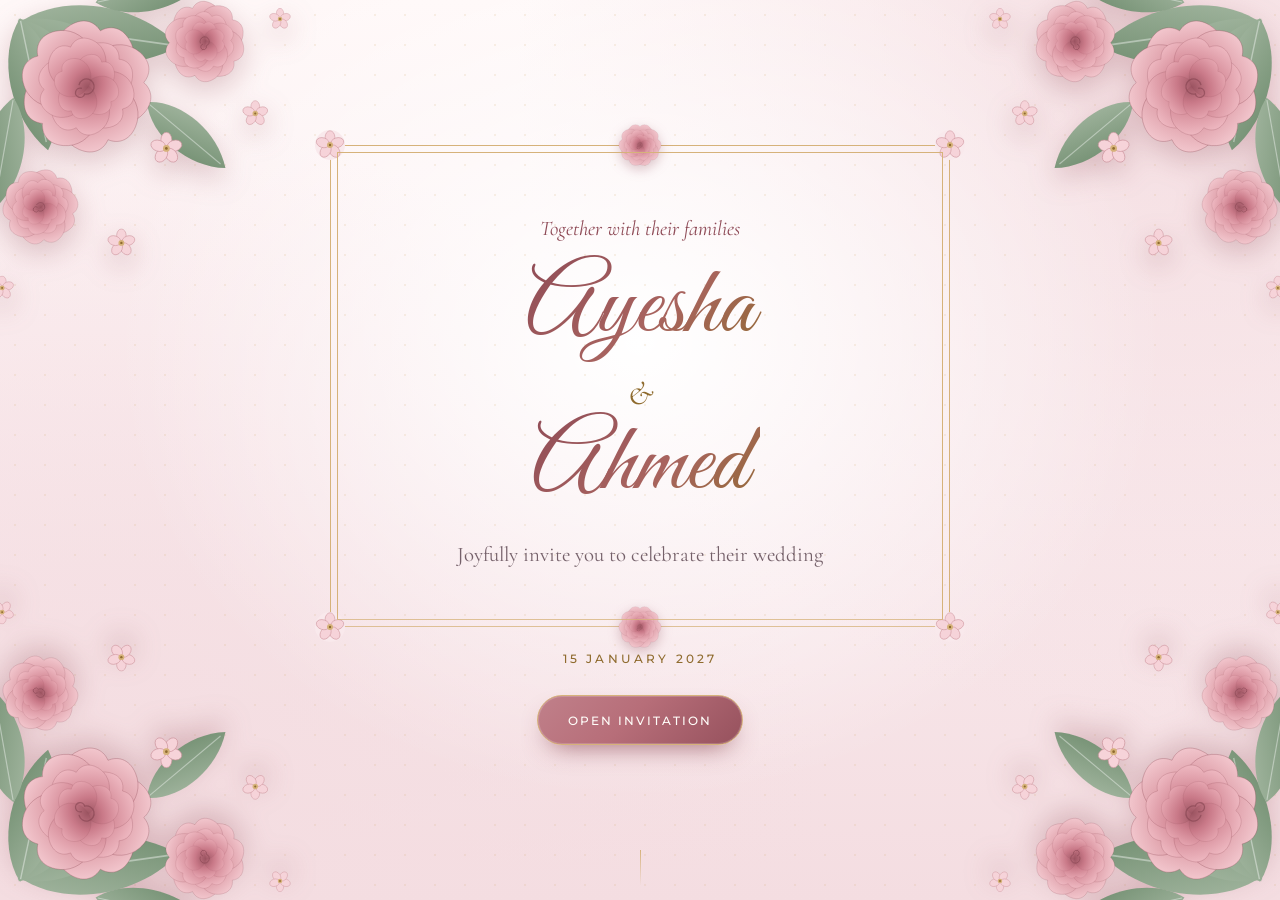
<file: extra files/baratinvitation.html>
<!DOCTYPE html>
<html lang="en">
<head>
  <meta charset="UTF-8">
  <meta name="viewport" content="width=device-width, initial-scale=1">
  <!-- SEO: change the names below. (Social-media previews read these tags directly, so edit them here too.) -->
  <title>Mahanoor &amp; Haris — Wedding Invitation</title>
  <meta name="description" content="You are warmly invited to the wedding celebration of Ayesha &amp; Ahmed — Barat.">
  <meta name="theme-color" content="#F4DDE1">
<style>
    /* =====================================================
   WEDDING INVITATION — STYLES  (Pink Rose theme)
   Mobile-first. Change colours and fonts in the :root block.
   ===================================================== */

:root {
  /* ---- COLOURS (edit these to restyle the whole site) ---- */
  --rose: #B76E79;
  --dusty-rose: #C98F98;
  --rose-deep: #8E4A56;
  --blush: #F4DDE1;
  --soft-pink: #F9E9EC;
  --ivory: #FFFDF9;
  --champagne: #D6B27A;
  --champagne-deep: #8F6B2E;   /* darker gold used for small text so it stays readable */
  --text-dark: #3F3033;
  --muted: #75616A;
  --wine: #4E2A34;
  --sage: #7F9A7E;

  /* ---- FONTS (edit these to change typography) ---- */
  --font-display: "Cormorant Garamond", Georgia, serif;
  --font-script: "Great Vibes", "Cormorant Garamond", cursive;
  --font-sans: "Montserrat", system-ui, sans-serif;
  --font-arabic: "Amiri", "Traditional Arabic", serif;

  --radius: 22px;
  --shadow: 0 22px 46px -24px rgba(142, 74, 86, 0.5);
  --shadow-soft: 0 14px 30px -18px rgba(142, 74, 86, 0.45);
  --ease: cubic-bezier(0.22, 0.61, 0.36, 1);
}

*, *::before, *::after { box-sizing: border-box; }

html { scroll-behavior: smooth; -webkit-text-size-adjust: 100%; }

body {
  margin: 0;
  font-family: var(--font-sans);
  font-weight: 400;
  font-size: 1rem;
  line-height: 1.7;
  color: var(--text-dark);
  background: var(--ivory);
  overflow-x: hidden;
}
body.is-locked { overflow: hidden; }

img, svg { max-width: 100%; }
img { height: auto; display: block; }
h1, h2, h3, p, figure, blockquote, ul, ol { margin: 0; padding: 0; }
ul, ol { list-style: none; }
a { color: inherit; }
button { font: inherit; cursor: pointer; }
[hidden] { display: none !important; }

:focus-visible { outline: 3px solid var(--rose); outline-offset: 3px; }

.sr-only {
  position: absolute; width: 1px; height: 1px; padding: 0; margin: -1px;
  overflow: hidden; clip: rect(0, 0, 0, 0); white-space: nowrap; border: 0;
}
.skip-link {
  position: fixed; left: 12px; top: -60px; z-index: 200;
  background: var(--rose-deep); color: var(--ivory); padding: 10px 16px; border-radius: 8px;
  text-decoration: none; transition: top 0.2s;
}
.skip-link:focus { top: 12px; }

.container { width: 100%; max-width: 1100px; margin: 0 auto; padding: 0 20px; position: relative; z-index: 1; }
.container--narrow { max-width: 720px; }
.center { text-align: center; }

.icon { width: 22px; height: 22px; flex: none; }
.icon--lg { width: 38px; height: 38px; }

/* ---------- Floral decorations ---------- */
.sprig { display: block; width: 190px; height: auto; margin: 0 auto 6px; filter: drop-shadow(0 4px 5px rgba(142, 74, 86, 0.2)); }

/* Generic corner flowers placed inside a positioned parent. Parent must have overflow:hidden */
.floral-deco {
  position: absolute; pointer-events: none; z-index: 0;
  --fs: 96px; width: var(--fs); height: var(--fs);
  filter: drop-shadow(0 6px 8px rgba(142, 74, 86, 0.22));
}
.floral-deco--tl { top: -14px; left: -14px; }
.floral-deco--tr { top: -14px; right: -14px; transform: scaleX(-1); }
.floral-deco--bl { bottom: -14px; left: -14px; transform: scaleY(-1); }
.floral-deco--br { bottom: -14px; right: -14px; transform: scale(-1, -1); }
.floral-deco--section { --fs: 110px; opacity: 0.9; }

/* ---------- Buttons ---------- */
.btn {
  display: inline-flex; align-items: center; justify-content: center; gap: 10px;
  min-height: 50px; padding: 12px 30px;
  font-family: var(--font-sans); font-size: 0.78rem; font-weight: 500;
  letter-spacing: 0.16em; text-transform: uppercase; text-decoration: none;
  border: 1.5px solid transparent; border-radius: 999px; position: relative; overflow: hidden;
  transition: transform 0.35s var(--ease), background 0.35s, color 0.35s, box-shadow 0.35s, border-color 0.35s;
}
.btn:hover { transform: translateY(-3px); }
.btn:active { transform: translateY(0); }
.btn::after { /* soft shimmer on hover */
  content: ""; position: absolute; inset: 0; transform: translateX(-120%);
  background: linear-gradient(105deg, transparent 30%, rgba(255, 255, 255, 0.35) 50%, transparent 70%);
  transition: transform 0.8s var(--ease); pointer-events: none;
}
.btn:hover::after { transform: translateX(120%); }

.btn--rose {
  background: linear-gradient(135deg, #C0808A 0%, var(--rose) 45%, #96515D 100%);
  color: var(--ivory); border-color: var(--champagne);
  box-shadow: 0 12px 26px -12px rgba(142, 74, 86, 0.85), inset 0 0 0 1px rgba(255, 255, 255, 0.18);
}
.btn--rose:hover { box-shadow: 0 18px 32px -12px rgba(142, 74, 86, 0.9), inset 0 0 0 1px rgba(255, 255, 255, 0.25); }
.btn--outline-ivory { border-color: rgba(255, 253, 249, 0.85); color: var(--ivory); background: transparent; }
.btn--outline-ivory:hover { background: var(--ivory); color: var(--rose-deep); }
.btn--outline-gold { border-color: var(--champagne); color: var(--champagne); background: transparent; }
.btn--outline-gold:hover { background: var(--champagne); color: var(--wine); }

/* ---------- Header / nav ---------- */
.site-header {
  position: fixed; inset: 0 0 auto 0; z-index: 90;
  display: flex; align-items: center; justify-content: space-between;
  padding: 8px 20px;
  background: rgba(255, 253, 249, 0.92); backdrop-filter: blur(12px);
  border-bottom: 1px solid rgba(214, 178, 122, 0.45);
  animation: fadeDown 0.8s var(--ease) both;
}
.site-header__brand { font-family: var(--font-script); font-size: 1.7rem; color: var(--rose-deep); text-decoration: none; line-height: 1; padding: 6px 0; }
.nav-toggle { width: 46px; height: 46px; background: none; border: 0; display: grid; place-content: center; gap: 6px; }
.nav-toggle span { display: block; width: 24px; height: 2px; background: var(--rose-deep); transition: transform 0.3s, opacity 0.3s; }
.nav-toggle[aria-expanded="true"] span:nth-child(1) { transform: translateY(8px) rotate(45deg); }
.nav-toggle[aria-expanded="true"] span:nth-child(2) { opacity: 0; }
.nav-toggle[aria-expanded="true"] span:nth-child(3) { transform: translateY(-8px) rotate(-45deg); }

.site-nav {
  position: absolute; top: 100%; left: 0; right: 0;
  display: grid; background: var(--ivory);
  max-height: 0; overflow: hidden; transition: max-height 0.4s var(--ease);
}
.site-nav.is-open { max-height: 420px; border-bottom: 1px solid rgba(214, 178, 122, 0.45); box-shadow: var(--shadow-soft); }
.site-nav a { padding: 15px 24px; text-decoration: none; color: var(--text-dark); font-size: 0.76rem; letter-spacing: 0.18em; text-transform: uppercase; }
.site-nav a:hover { color: var(--rose-deep); background: var(--soft-pink); }

/* ---------- Hero ---------- */
.hero {
  position: relative; min-height: 100vh; min-height: 100svh;
  display: grid; place-items: center; text-align: center;
  padding: 100px 20px 110px; overflow: hidden; color: var(--text-dark);
  background: var(--soft-pink);
}
.hero__bg {
  position: absolute; inset: 0;
  background:
    radial-gradient(ellipse at 50% 38%, #ffffff 0%, rgba(255, 255, 255, 0) 58%),
    radial-gradient(circle at 8% 92%, rgba(244, 221, 225, 0.95), transparent 50%),
    radial-gradient(circle at 92% 8%, rgba(244, 221, 225, 0.95), transparent 46%),
    linear-gradient(180deg, #FFF8F8 0%, var(--soft-pink) 55%, var(--blush) 100%);
  animation: slowZoom 26s ease-in-out infinite alternate;
}
.hero__bg::after { /* faint champagne dot pattern, like embossed card stock */
  content: ""; position: absolute; inset: 0; opacity: 0.5;
  background-image: radial-gradient(circle, rgba(214, 178, 122, 0.35) 1px, transparent 1.6px);
  background-size: 30px 30px;
}

/* Hero florals */
.floral {
  position: absolute; pointer-events: none; z-index: 1;
  --fs: 150px; width: var(--fs); height: var(--fs);
  filter: drop-shadow(0 10px 14px rgba(142, 74, 86, 0.28));
  animation: bloomIn 2.2s var(--ease) both, sway 9s ease-in-out 2.2s infinite alternate;
}
.floral--tl { top: -26px; left: -26px; }
.floral--br { bottom: -26px; right: -26px; transform: scale(-1, -1); animation-delay: 0.3s, 2.5s; }
.floral--tr { top: -26px; right: -26px; transform: scaleX(-1); animation-delay: 0.15s, 2.4s; }
.floral--bl { bottom: -26px; left: -26px; transform: scaleY(-1); animation-delay: 0.45s, 2.6s; }
.floral--wide { display: none; }

.hero__content { position: relative; z-index: 2; width: 100%; max-width: 620px; }
.hero__frame {
  position: relative; padding: 44px 16px 40px; margin: 0 auto 22px;
  animation: slideUp 1.4s var(--ease) 0.3s both;
}
.hero__frame::before, .hero__frame::after {
  content: ""; position: absolute; pointer-events: none;
  border: 1px solid var(--champagne);
  animation: frameReveal 2.2s var(--ease) 0.6s both;
}
.hero__frame::before { inset: 0; }
.hero__frame::after { inset: 7px; opacity: 0.55; animation-delay: 0.9s; }

.hero__bloom { position: absolute; width: 30px; height: 30px; background: var(--soft-pink); border-radius: 50%; animation: bloomIn 1.6s var(--ease) 1.4s both; }
.hero__bloom--tl { top: -15px; left: -15px; }
.hero__bloom--tr { top: -15px; right: -15px; }
.hero__bloom--bl { bottom: -15px; left: -15px; }
.hero__bloom--br { bottom: -15px; right: -15px; }
.hero__rose { position: absolute; left: 50%; width: 54px; height: 54px; margin-left: -27px; filter: drop-shadow(0 4px 6px rgba(142, 74, 86, 0.3)); animation: bloomIn 1.8s var(--ease) 1.2s both; }
.hero__rose--top { top: -27px; }
.hero__rose--bottom { bottom: -27px; }

.hero__eyebrow { font-family: var(--font-display); font-style: italic; font-size: 1.3rem; color: var(--rose-deep); }
.hero__names {
  font-family: var(--font-script); font-weight: 400; line-height: 1.12;
  font-size: clamp(3.1rem, 15vw, 6.2rem); margin: 8px 0 6px;
  display: flex; flex-direction: column; align-items: center;
}
.hero__names > span:not(.hero__amp):not(.sr-only) {
  padding: 0 0.12em 0.12em; max-width: 100%; overflow-wrap: anywhere;
  color: var(--rose-deep);
  background: linear-gradient(135deg, var(--rose-deep) 0%, #A9645F 55%, var(--champagne-deep) 100%);
  -webkit-background-clip: text; background-clip: text; -webkit-text-fill-color: transparent;
}
.hero__amp { font-family: var(--font-display); font-style: italic; font-size: 0.34em; line-height: 1; color: var(--champagne-deep); margin: 0; }
.hero__sub { font-family: var(--font-display); font-size: 1.3rem; max-width: 380px; margin: 0 auto; color: var(--muted); line-height: 1.4; }
.hero__date { font-size: 0.76rem; letter-spacing: 0.26em; text-transform: uppercase; color: var(--champagne-deep); font-weight: 500; margin-bottom: 26px; animation: slideUp 1.4s var(--ease) 0.9s both; }
.hero__content > .btn { animation: slideUp 1.4s var(--ease) 1.1s both; }
.hero__scroll { position: absolute; bottom: 14px; left: 50%; width: 1px; height: 36px; z-index: 2; background: linear-gradient(var(--champagne), transparent); animation: scrollHint 2.2s ease-in-out infinite; }

/* Floating petals (created by JS) */
.petals { position: absolute; inset: 0; pointer-events: none; z-index: 1; overflow: hidden; }
.petal {
  position: absolute; top: -30px; border-radius: 85% 0 85% 0;
  background: linear-gradient(135deg, #F8D2D8, #D98F9C);
  opacity: 0.6; animation: petalFall linear infinite; will-change: transform;
}

/* ---------- Sections ---------- */
.section { position: relative; overflow: hidden; padding: 72px 0; }
.section__head { margin-bottom: 40px; }
.eyebrow { font-size: 0.72rem; letter-spacing: 0.3em; text-transform: uppercase; color: var(--champagne-deep); font-weight: 500; margin-bottom: 8px; }
.section__title {
  font-family: var(--font-display); font-weight: 500; color: var(--rose-deep);
  font-size: clamp(2.2rem, 8vw, 3.4rem); line-height: 1.12;
}
.section__title--light { color: var(--ivory); }
.lead { font-family: var(--font-display); font-size: 1.45rem; line-height: 1.55; color: var(--muted); margin-top: 16px; }

/* Bismillah */
.section--bismillah { background: var(--ivory); padding: 56px 0; }
.bismillah-card {
  position: relative; overflow: hidden; padding: 74px 22px; background: var(--ivory);
  border: 1px solid var(--champagne); border-radius: 14px; box-shadow: var(--shadow-soft);
}
.bismillah-card::before { content: ""; position: absolute; inset: 7px; border: 1px solid rgba(214, 178, 122, 0.5); border-radius: 9px; pointer-events: none; }
.bismillah-card .floral-deco { --fs: 84px; opacity: 0.95; }
.bismillah__arabic { position: relative; z-index: 1; font-family: var(--font-arabic); font-size: clamp(1.8rem, 7.5vw, 3.1rem); color: var(--rose-deep); line-height: 1.8; }
.bismillah__english { position: relative; z-index: 1; font-family: var(--font-display); font-style: italic; font-size: 1.25rem; color: var(--muted); }

/* Intro */
.section--intro { background: linear-gradient(180deg, var(--ivory), var(--soft-pink)); }
.heading-wrap { position: relative; padding: 4px 0; }
.petal-deco { position: absolute; pointer-events: none; opacity: 0.75; filter: drop-shadow(0 3px 4px rgba(142, 74, 86, 0.2)); }
.petal-deco--1 { width: 22px; top: 6px; left: 4%; transform: rotate(-30deg); animation: floatY 7s ease-in-out infinite; }
.petal-deco--2 { width: 16px; top: 34px; right: 5%; transform: rotate(35deg); animation: floatY 8s ease-in-out 1s infinite; }
.petal-deco--3 { width: 18px; bottom: 6px; left: 10%; transform: rotate(60deg); animation: floatY 9s ease-in-out 0.5s infinite; }
.petal-deco--4 { width: 24px; bottom: -4px; right: 12%; transform: rotate(-50deg); animation: floatY 7.5s ease-in-out 1.5s infinite; }

.couple { display: flex; align-items: flex-start; justify-content: center; gap: 12px; margin-top: 38px; }
.couple__person img {
  width: clamp(120px, 34vw, 190px); aspect-ratio: 1; object-fit: cover; border-radius: 50%;
  border: 5px solid var(--ivory); outline: 1.5px solid var(--champagne); outline-offset: 5px;
  box-shadow: var(--shadow); transition: transform 0.6s var(--ease);
}
.couple__person:hover img { transform: scale(1.04); }
.couple__person figcaption { margin-top: 20px; font-family: var(--font-script); color: var(--rose-deep); font-size: 2rem; line-height: 1.1; }
.couple__amp { font-family: var(--font-display); font-style: italic; font-size: 2.2rem; color: var(--champagne-deep); margin-top: 38px; }

/* Events (single Barat card, centred) */
.section--events { background: var(--ivory); }
.events { display: grid; gap: 28px; max-width: 520px; margin: 0 auto; }
.event-card {
  position: relative; padding: 52px 26px 36px; border-radius: var(--radius); text-align: center;
  transition: transform 0.5s var(--ease), box-shadow 0.5s;
}
.event-card:hover { transform: translateY(-6px); box-shadow: var(--shadow); }
.event-card::before { content: ""; position: absolute; inset: 9px; border: 1px solid; border-radius: calc(var(--radius) - 8px); opacity: 0.45; pointer-events: none; }
.event-card__rose { position: absolute; left: 50%; top: -28px; width: 58px; height: 58px; margin-left: -29px; filter: drop-shadow(0 5px 7px rgba(142, 74, 86, 0.35)); }
.event-card__tag { font-size: 0.7rem; letter-spacing: 0.3em; text-transform: uppercase; margin-bottom: 4px; font-weight: 500; }
.event-card__title { font-family: var(--font-script); font-weight: 400; font-size: 3.4rem; line-height: 1.15; margin-bottom: 22px; }
.event-card__list { display: grid; gap: 18px; margin-bottom: 30px; text-align: left; position: relative; }
.event-card__list li { display: flex; gap: 16px; align-items: flex-start; }
.event-card__list .icon { margin-top: 5px; }
.event-card__list .label { display: block; font-size: 0.68rem; letter-spacing: 0.22em; text-transform: uppercase; opacity: 0.85; }
.event-card__list strong { font-family: var(--font-display); font-size: 1.35rem; font-weight: 600; line-height: 1.3; overflow-wrap: anywhere; }

/* Barat: dusty rose */
.event-card--barat { background: linear-gradient(165deg, #B96F7A 0%, #A25B67 55%, #94505C 100%); color: var(--ivory); box-shadow: var(--shadow-soft); }
.event-card--barat::before { border-color: var(--champagne); }
.event-card--barat .event-card__tag { color: #F3DDB6; }
.event-card--barat .icon { color: #F3DDB6; }

/* Countdown */
.section--countdown { background: linear-gradient(160deg, #B96F7A 0%, #A25B67 55%, #8E4A56 100%); color: var(--ivory); }
.section--countdown::before {
  content: ""; position: absolute; inset: 0; opacity: 0.5;
  background-image: radial-gradient(circle, rgba(255, 245, 230, 0.28) 1px, transparent 1.6px);
  background-size: 30px 30px;
}
.section--countdown .section__title { margin-bottom: 30px; }
.countdown { display: grid; grid-template-columns: repeat(2, 1fr); gap: 14px; max-width: 520px; margin: 0 auto; }
.countdown__unit {
  padding: 22px 8px; border-radius: 18px; border: 1px solid rgba(243, 221, 182, 0.7);
  background: rgba(255, 253, 249, 0.14); backdrop-filter: blur(6px); box-shadow: inset 0 0 0 4px rgba(255, 253, 249, 0.05);
}
.countdown__num { display: block; font-family: var(--font-display); font-weight: 600; font-size: clamp(2.5rem, 11vw, 3.6rem); line-height: 1.05; color: var(--ivory); font-variant-numeric: tabular-nums; }
.countdown__label { font-size: 0.7rem; letter-spacing: 0.26em; text-transform: uppercase; color: #F6E3BE; font-weight: 500; }
.countdown__done { font-family: var(--font-script); font-size: clamp(2.4rem, 9vw, 3.4rem); color: var(--ivory); margin-top: 10px; line-height: 1.2; }

/* Timeline */
.section--timeline { background: linear-gradient(180deg, var(--ivory), var(--soft-pink)); }
.timelines { display: grid; gap: 44px; }
.timeline__title { font-family: var(--font-script); font-weight: 400; font-size: 2.8rem; color: var(--rose-deep); text-align: center; margin-bottom: 24px; line-height: 1.2; }
.timeline__list { position: relative; max-width: 460px; margin: 0 auto; padding-left: 38px; }
.timeline__list::before { content: ""; position: absolute; left: 11px; top: 14px; bottom: 30px; width: 1px; background: linear-gradient(var(--champagne), rgba(214, 178, 122, 0.25)); }
.timeline__item { position: relative; padding: 0 0 28px 8px; }
.timeline__bloom { position: absolute; left: -38px; top: 0; width: 24px; height: 24px; background: var(--soft-pink); border-radius: 50%; filter: drop-shadow(0 2px 3px rgba(142, 74, 86, 0.3)); }
.timeline__time { display: block; font-size: 0.76rem; letter-spacing: 0.2em; text-transform: uppercase; color: var(--champagne-deep); font-weight: 600; line-height: 1.8; }
.timeline__label { font-family: var(--font-display); font-size: 1.5rem; font-weight: 600; color: var(--rose-deep); line-height: 1.25; }

/* Venue */
.section--venue { background: var(--ivory); }
.venue-card { display: grid; position: relative; z-index: 1; border-radius: var(--radius); overflow: hidden; background: var(--ivory); border: 1px solid var(--champagne); box-shadow: var(--shadow); max-width: 900px; margin: 0 auto; }
.venue-map { position: relative; min-height: 240px; background: #F6E6E8; overflow: hidden; }
.venue-map__grid { position: absolute; inset: 0; opacity: 0.7; background-image: linear-gradient(rgba(183, 110, 121, 0.14) 1px, transparent 1px), linear-gradient(90deg, rgba(183, 110, 121, 0.14) 1px, transparent 1px); background-size: 34px 34px; }
.venue-map__road { position: absolute; background: var(--ivory); box-shadow: 0 0 0 2px rgba(214, 178, 122, 0.4); }
.venue-map__road--a { left: -10%; right: -10%; top: 38%; height: 14px; transform: rotate(-8deg); }
.venue-map__road--b { top: -10%; bottom: -10%; left: 62%; width: 12px; transform: rotate(12deg); }
.venue-map__road--c { left: -10%; right: -10%; top: 74%; height: 8px; transform: rotate(4deg); }
.venue-map__bloom { position: absolute; width: 26px; height: 26px; opacity: 0.9; }
.venue-map__bloom--1 { left: 14%; top: 16%; }
.venue-map__bloom--2 { right: 12%; bottom: 14%; width: 32px; height: 32px; }
.venue-map__pin { position: absolute; left: 50%; top: 46%; width: 56px; height: 56px; margin: -56px 0 0 -28px; color: var(--rose-deep); fill: rgba(214, 178, 122, 0.55); stroke: currentColor; animation: pinBounce 2.6s ease-in-out infinite; }
.venue-map__pulse { position: absolute; left: 50%; top: 46%; width: 18px; height: 18px; margin: -9px 0 0 -9px; border-radius: 50%; background: var(--rose); animation: pulse 2.6s ease-out infinite; }
.venue-card__info { padding: 32px 24px; text-align: center; display: flex; flex-direction: column; align-items: center; gap: 10px; justify-content: center; }
.venue-card__name { font-family: var(--font-display); font-weight: 600; font-size: 2rem; color: var(--rose-deep); line-height: 1.2; overflow-wrap: anywhere; }
.venue-card__address { font-family: var(--font-display); font-size: 1.3rem; color: var(--muted); overflow-wrap: anywhere; }
.venue-card__when { font-size: 0.74rem; letter-spacing: 0.18em; text-transform: uppercase; color: var(--champagne-deep); font-weight: 500; margin-bottom: 14px; }

/* Dress code */
.section--dress { background: var(--soft-pink); }
.dress { display: grid; gap: 20px; margin: 30px auto 0; max-width: 420px; }
.dress__item { padding: 30px 22px; background: var(--ivory); border: 1px solid var(--champagne); border-radius: var(--radius); color: var(--rose); box-shadow: var(--shadow-soft); transition: transform 0.4s var(--ease), box-shadow 0.4s; position: relative; }
.dress__item::before { content: ""; position: absolute; inset: 6px; border: 1px solid rgba(214, 178, 122, 0.4); border-radius: calc(var(--radius) - 6px); pointer-events: none; }
.dress__item:hover { transform: translateY(-5px); box-shadow: var(--shadow); }
.dress__item h3 { font-family: var(--font-script); font-weight: 400; font-size: 2.2rem; line-height: 1.2; color: var(--rose-deep); margin: 8px 0 2px; }
.dress__item p { font-family: var(--font-display); font-size: 1.35rem; color: var(--muted); }

/* Quote */
.section--quote { background: var(--ivory); padding: 72px 0; }
.quote { position: relative; overflow: hidden; padding: 74px 24px; text-align: center; background: linear-gradient(180deg, var(--ivory), var(--soft-pink)); border: 1px solid var(--champagne); border-radius: var(--radius); box-shadow: var(--shadow-soft); }
.quote::before { content: ""; position: absolute; inset: 7px; border: 1px solid rgba(214, 178, 122, 0.5); border-radius: calc(var(--radius) - 7px); pointer-events: none; }
.quote .floral-deco { --fs: 84px; }
.quote p { position: relative; z-index: 1; font-family: var(--font-display); font-style: italic; font-weight: 500; font-size: clamp(1.45rem, 5vw, 2.05rem); line-height: 1.5; color: var(--text-dark); }
.quote footer { position: relative; z-index: 1; margin-top: 22px; font-size: 0.78rem; letter-spacing: 0.26em; text-transform: uppercase; color: var(--champagne-deep); font-weight: 600; }

/* Save the date */
.section--save { background: var(--soft-pink); padding: 84px 0; }
.actions { display: grid; gap: 14px; justify-items: center; margin-top: 28px; }

/* Footer */
.site-footer { background: var(--wine); color: var(--blush); padding: 60px 0 96px; position: relative; }
.site-footer::before { content: ""; position: absolute; left: 0; right: 0; top: 0; height: 3px; background: linear-gradient(90deg, transparent, var(--champagne), transparent); }
.site-footer__names { font-family: var(--font-script); font-size: clamp(2.4rem, 10vw, 3.4rem); line-height: 1.2; color: var(--champagne); overflow-wrap: anywhere; }
.site-footer__amp { font-family: var(--font-display); font-style: italic; font-size: 0.6em; color: var(--dusty-rose); }
.site-footer__love { font-family: var(--font-display); font-style: italic; font-size: 1.3rem; margin-top: 4px; }
.site-footer__date { font-size: 0.74rem; letter-spacing: 0.26em; text-transform: uppercase; margin-top: 10px; color: #E9C9CF; }
.site-footer__rule { display: flex; align-items: center; justify-content: center; gap: 12px; margin: 26px auto 18px; }
.site-footer__rule span { height: 1px; width: 70px; background: linear-gradient(90deg, transparent, var(--champagne)); }
.site-footer__rule span:last-child { transform: scaleX(-1); }
.site-footer__rule i { width: 8px; height: 8px; background: var(--champagne); transform: rotate(45deg); }
.brand { opacity: 0.85; }
.brand__line { font-size: 0.7rem; letter-spacing: 0.14em; color: #E9C9CF; }
.brand__line strong { font-family: var(--font-display); font-weight: 600; font-size: 0.95rem; letter-spacing: 0.04em; color: var(--champagne); }
.brand__role { font-size: 0.66rem; letter-spacing: 0.08em; color: #E9C9CF; margin-top: 2px; }
.brand__role a { color: var(--champagne); text-decoration: none; border-bottom: 1px solid rgba(214, 178, 122, 0.5); }
.brand__role a:hover { color: var(--blush); }

/* Floating buttons */
.fab {
  position: fixed; bottom: 14px; z-index: 80; width: 48px; height: 48px; display: grid; place-items: center;
  border-radius: 50%; border: 1.5px solid var(--champagne); color: var(--rose-deep);
  background: rgba(255, 253, 249, 0.94); backdrop-filter: blur(8px); box-shadow: 0 10px 22px -8px rgba(142, 74, 86, 0.6);
  transition: transform 0.3s var(--ease), background 0.3s, color 0.3s;
  animation: fadeIn 0.6s both;
}
.fab:hover { transform: translateY(-3px); background: var(--rose-deep); color: var(--ivory); }
.fab--music { left: 14px; }
.fab--top { right: 14px; }
.fab--music.is-playing { animation: fadeIn 0.6s both, glow 2.4s ease-in-out infinite; }

/* Scroll reveal */
.reveal { opacity: 0; transform: translateY(32px); transition: opacity 1s var(--ease), transform 1s var(--ease); }
.reveal.is-visible { opacity: 1; transform: none; }
.invitation.is-revealing { animation: fadeIn 1.2s both; }

/* Keyframes */
@keyframes fadeIn { from { opacity: 0; } to { opacity: 1; } }
@keyframes fadeDown { from { opacity: 0; transform: translateY(-100%); } to { opacity: 1; transform: none; } }
@keyframes slideUp { from { opacity: 0; transform: translateY(36px); } to { opacity: 1; transform: none; } }
@keyframes slowZoom { from { transform: scale(1); } to { transform: scale(1.1); } }
@keyframes frameReveal { from { clip-path: inset(0 50% 0 50%); opacity: 0; } to { clip-path: inset(0 0 0 0); opacity: 1; } }
@keyframes bloomIn { from { opacity: 0; scale: 0.7; } to { opacity: 1; scale: 1; } }
@keyframes sway { from { rotate: -1.5deg; } to { rotate: 2deg; } }
@keyframes floatY { 0%, 100% { translate: 0 0; } 50% { translate: 0 8px; } }
@keyframes scrollHint { 0%, 100% { opacity: 0.3; transform: translateY(0); } 50% { opacity: 1; transform: translateY(8px); } }
@keyframes petalFall {
  0% { transform: translate3d(0, -5vh, 0) rotate(0deg); opacity: 0; }
  10% { opacity: 0.65; }
  100% { transform: translate3d(var(--drift, 40px), 108vh, 0) rotate(520deg); opacity: 0; }
}
@keyframes pinBounce { 0%, 100% { transform: translateY(0); } 50% { transform: translateY(-9px); } }
@keyframes pulse { 0% { box-shadow: 0 0 0 0 rgba(183, 110, 121, 0.65); } 100% { box-shadow: 0 0 0 44px rgba(183, 110, 121, 0); } }
@keyframes glow { 0%, 100% { box-shadow: 0 0 0 0 rgba(183, 110, 121, 0.55); } 50% { box-shadow: 0 0 0 12px rgba(183, 110, 121, 0); } }

/* Very small phones */
@media (max-width: 359px) {
  .container { padding: 0 16px; }
  .btn { padding: 12px 20px; letter-spacing: 0.12em; }
  .event-card { padding: 50px 20px 32px; }
  .event-card__title { font-size: 3rem; }
  .floral { --fs: 120px; }
}

/* ---------- Tablet ---------- */
@media (min-width: 640px) {
  .container { padding: 0 32px; }
  .section { padding: 96px 0; }
  .sprig { width: 230px; }
  .floral { --fs: 220px; }
  .hero { padding: 110px 32px 120px; }
  .hero__frame { padding: 54px 36px 48px; }
  .bismillah-card .floral-deco, .quote .floral-deco { --fs: 120px; }
  .bismillah-card { padding: 84px 40px; }
  .quote { padding: 84px 48px; }
  .floral-deco--section { --fs: 170px; }
  .countdown { grid-template-columns: repeat(4, 1fr); max-width: 680px; }
  .couple { gap: 34px; }
  .event-card { padding: 56px 38px 42px; }
  .fab { bottom: 22px; width: 52px; height: 52px; }
  .fab--music { left: 20px; }
  .fab--top { right: 20px; }
}

/* ---------- Desktop ---------- */
@media (min-width: 900px) {
  .site-header { padding: 8px 48px; }
  .nav-toggle { display: none; }
  .site-nav { position: static; display: flex; gap: 4px; max-height: none; background: none; overflow: visible; box-shadow: none; }
  .site-nav a { padding: 8px 14px; border-radius: 999px; }
  .floral { --fs: 300px; }
  .floral--wide { display: block; }
  .hero__frame { padding: 66px 70px 58px; }
  .floral-deco--section { --fs: 220px; }
  .event-card { padding: 60px 42px 46px; }
  .venue-card { grid-template-columns: 1.1fr 1fr; }
  .venue-map { min-height: 340px; }
  .venue-card__info { padding: 44px; }
}
@media (min-width: 1280px) {
  .floral { --fs: 360px; }
  .floral-deco--section { --fs: 260px; }
}

/* Short landscape phones: keep the hero from being cramped */
@media (max-height: 520px) and (orientation: landscape) {
  .hero { padding-top: 90px; padding-bottom: 90px; }
}

/* ---------- Respect reduced-motion preference ---------- */
@media (prefers-reduced-motion: reduce) {
  html { scroll-behavior: auto; }
  *, *::before, *::after { animation-duration: 0.01ms !important; animation-iteration-count: 1 !important; transition-duration: 0.01ms !important; }
  .reveal { opacity: 1; transform: none; }
  .petals { display: none; }
}

/* ---------- Hero: fit shorter screens (e.g. laptops at 100% zoom) so "Open Invitation" is always visible ---------- */
@media (max-height: 860px) {
  .hero { padding-top: 56px; padding-bottom: 64px; }
  .hero__frame { padding-top: clamp(34px, 6vh, 66px); padding-bottom: clamp(30px, 5vh, 58px); margin-bottom: 14px; }
  .hero__names { font-size: clamp(2.6rem, min(15vw, 11vh), 6.2rem); margin: 4px 0 2px; }
  .hero__eyebrow, .hero__sub { font-size: 1.15rem; }
  .hero__date { margin-bottom: 16px; }
}
@media (max-height: 680px) {
  .hero { padding-top: 40px; padding-bottom: 48px; }
  .hero__frame { padding-top: 30px; padding-bottom: 26px; margin-bottom: 10px; }
  .hero__names { font-size: clamp(2.3rem, min(15vw, 9.5vh), 5rem); }
  .hero__eyebrow, .hero__sub { font-size: 1.05rem; }
  .hero__date { margin-bottom: 12px; }
  .hero__rose { width: 44px; height: 44px; margin-left: -22px; }
  .hero__rose--top { top: -22px; }
  .hero__rose--bottom { bottom: -22px; }
}
@media (max-height: 540px) {
  .hero { padding-top: 28px; padding-bottom: 34px; }
  .hero__frame { padding-top: 24px; padding-bottom: 20px; }
  .hero__names { font-size: clamp(2rem, min(15vw, 8.5vh), 4rem); }
  .hero__date { margin-bottom: 8px; }
  .hero__scroll { display: none; }
}

</style>
  <!-- Open Graph -->
  <meta property="og:type" content="website">
  <meta property="og:title" content="Ayesha &amp; Ahmed — Wedding Invitation">
  <meta property="og:description" content="Join us as we celebrate the beginning of our journey together.">

  <!-- Favicon placeholder: replace with your own favicon file if you like -->
  <link rel="icon" href="data:image/svg+xml,%3Csvg xmlns='http://www.w3.org/2000/svg' viewBox='0 0 64 64'%3E%3Crect width='64' height='64' rx='14' fill='%23B76E79'/%3E%3Ccircle cx='32' cy='32' r='14' fill='%23F4DDE1'/%3E%3Ccircle cx='32' cy='32' r='6' fill='%23D6B27A'/%3E%3C/svg%3E">

  <link rel="preconnect" href="https://fonts.googleapis.com">
  <link rel="preconnect" href="https://fonts.gstatic.com" crossorigin>
  <link href="https://fonts.googleapis.com/css2?family=Amiri:wght@400;700&family=Cormorant+Garamond:ital,wght@0,400;0,500;0,600;0,700;1,400;1,500&family=Great+Vibes&family=Montserrat:wght@300;400;500;600&display=swap" rel="stylesheet">

</head>
<body class="is-locked">

<!-- ================= SVG SPRITE: icons + floral artwork (all drawn in code, no image files) ================= -->
<svg width="0" height="0" style="position:absolute" aria-hidden="true" focusable="false">
  <defs>
    <!-- rose petal gradients: deeper at the heart, paler at the edge -->
    <radialGradient id="g-p1" cx=".5" cy="1" r="1"><stop offset="0" stop-color="#B8707B"/><stop offset=".45" stop-color="#D8939E"/><stop offset="1" stop-color="#F1C4CB"/></radialGradient>
    <radialGradient id="g-p2" cx=".5" cy="1" r="1"><stop offset="0" stop-color="#A85F6C"/><stop offset=".5" stop-color="#D48A97"/><stop offset="1" stop-color="#EDB6BF"/></radialGradient>
    <radialGradient id="g-p3" cx=".5" cy="1" r="1"><stop offset="0" stop-color="#9A5360"/><stop offset=".5" stop-color="#C97988"/><stop offset="1" stop-color="#E4A3AE"/></radialGradient>
    <linearGradient id="g-leaf" x1="0" y1="0" x2="1" y2="1"><stop offset="0" stop-color="#A5B8A2"/><stop offset="1" stop-color="#6F8C6E"/></linearGradient>
    <linearGradient id="g-petal" x1="0" y1="0" x2="1" y2="1"><stop offset="0" stop-color="#F8DADF"/><stop offset="1" stop-color="#D98F9C"/></linearGradient>
    <path id="petal" d="M100 104C58 102 40 58 64 34C78 20 92 24 100 32C108 24 122 20 136 34C160 58 142 102 100 104Z"/>
  </defs>

  <!-- A single pink rose, seen from above -->
  <symbol id="rose" viewBox="0 0 200 200">
    <g stroke="#8E4A56" stroke-opacity=".35" stroke-width="1" stroke-linejoin="round">
      <g fill="url(#g-p1)">
        <use href="#petal"/>
        <use href="#petal" transform="rotate(72 100 100)"/>
        <use href="#petal" transform="rotate(144 100 100)"/>
        <use href="#petal" transform="rotate(216 100 100)"/>
        <use href="#petal" transform="rotate(288 100 100)"/>
      </g>
      <g fill="url(#g-p2)">
        <use href="#petal" transform="rotate(36 100 100) translate(100 100) scale(.74) translate(-100 -100)"/>
        <use href="#petal" transform="rotate(108 100 100) translate(100 100) scale(.74) translate(-100 -100)"/>
        <use href="#petal" transform="rotate(180 100 100) translate(100 100) scale(.74) translate(-100 -100)"/>
        <use href="#petal" transform="rotate(252 100 100) translate(100 100) scale(.74) translate(-100 -100)"/>
        <use href="#petal" transform="rotate(324 100 100) translate(100 100) scale(.74) translate(-100 -100)"/>
      </g>
      <g fill="url(#g-p3)">
        <use href="#petal" transform="rotate(18 100 100) translate(100 100) scale(.5) translate(-100 -100)"/>
        <use href="#petal" transform="rotate(108 100 100) translate(100 100) scale(.5) translate(-100 -100)"/>
        <use href="#petal" transform="rotate(198 100 100) translate(100 100) scale(.5) translate(-100 -100)"/>
        <use href="#petal" transform="rotate(288 100 100) translate(100 100) scale(.5) translate(-100 -100)"/>
      </g>
    </g>
    <path d="M100 100m-9 0a9 9 0 1 1 9 9a5.500 5.500 0 1 1-5.500-5.500" fill="none" stroke="#7E3F4B" stroke-opacity=".55" stroke-width="1.600" stroke-linecap="round"/>
  </symbol>

  <!-- A botanical leaf (base on the left) -->
  <symbol id="leaf" viewBox="0 0 100 40">
    <path d="M2 20C25 -2 70 -2 98 20C70 42 25 42 2 20Z" fill="url(#g-leaf)"/>
    <path d="M4 20H92" stroke="#fff" stroke-opacity=".4" stroke-width="1" fill="none"/>
  </symbol>

  <!-- A small five-petal blossom -->
  <symbol id="blossom" viewBox="0 0 40 40">
    <g fill="#F6D3D9" stroke="#C98F98" stroke-width=".7">
      <ellipse cx="20" cy="10" rx="6.500" ry="9"/>
      <ellipse cx="20" cy="10" rx="6.500" ry="9" transform="rotate(72 20 20)"/>
      <ellipse cx="20" cy="10" rx="6.500" ry="9" transform="rotate(144 20 20)"/>
      <ellipse cx="20" cy="10" rx="6.500" ry="9" transform="rotate(216 20 20)"/>
      <ellipse cx="20" cy="10" rx="6.500" ry="9" transform="rotate(288 20 20)"/>
    </g>
    <circle cx="20" cy="20" r="4" fill="#D6B27A"/>
    <circle cx="20" cy="20" r="1.600" fill="#8F6B2E"/>
  </symbol>

  <!-- A loose petal -->
  <symbol id="petal-shape" viewBox="0 0 40 50">
    <path d="M20 48C4 40 0 20 12 6C16 1 19 3 20 8C21 3 24 1 28 6C40 20 36 40 20 48Z" fill="url(#g-petal)" stroke="#C98F98" stroke-opacity=".5" stroke-width=".8"/>
  </symbol>

  <!-- Floral corner cluster: drawn from the top-left corner outwards. Mirrored with CSS for other corners -->
  <symbol id="floral-corner" viewBox="0 0 320 320">
    <g>
      <use href="#leaf" x="-3" y="-26" width="150" height="60" transform="translate(40 40) rotate(8)"/>
      <use href="#leaf" x="-3" y="-26" width="140" height="56" transform="translate(40 40) rotate(30)"/>
      <use href="#leaf" x="-3" y="-26" width="130" height="52" transform="translate(40 40) rotate(55)"/>
      <use href="#leaf" x="-3" y="-26" width="125" height="50" transform="translate(40 40) rotate(78)"/>
      <use href="#leaf" x="-3" y="-26" width="105" height="42" transform="translate(110 30) rotate(-12)"/>
      <use href="#leaf" x="-3" y="-26" width="105" height="42" transform="translate(30 110) rotate(100)"/>
      <use href="#leaf" x="-3" y="-26" width="95" height="38" transform="translate(150 120) rotate(40)"/>
    </g>
    <use href="#rose" x="25" y="25" width="150" height="150" transform="rotate(14 100 100)"/>
    <use href="#rose" x="159" y="14" width="92" height="92" transform="rotate(-20 205 60)"/>
    <use href="#rose" x="16" y="164" width="86" height="86" transform="rotate(30 59 207)"/>
    <use href="#blossom" x="156" y="140" width="30" height="30"/>
    <use href="#blossom" x="238" y="112" width="24" height="24"/>
    <use href="#blossom" x="118" y="226" width="26" height="26"/>
    <use href="#blossom" x="14" y="268" width="22" height="22"/>
    <use href="#blossom" x="262" y="30" width="20" height="20"/>
  </symbol>

  <!-- Small horizontal sprig: leaves, rose, blossoms (used above headings) -->
  <symbol id="floral-sprig" viewBox="0 0 320 70">
    <use href="#leaf" x="-3" y="-26" width="86" height="34" transform="translate(130 36) rotate(180)"/>
    <use href="#leaf" x="-3" y="-26" width="68" height="27" transform="translate(132 38) rotate(160)"/>
    <use href="#leaf" x="-3" y="-26" width="86" height="34" transform="translate(190 36)"/>
    <use href="#leaf" x="-3" y="-26" width="68" height="27" transform="translate(188 38) rotate(20)"/>
    <use href="#blossom" x="30" y="25" width="22" height="22"/>
    <use href="#blossom" x="268" y="25" width="22" height="22"/>
    <use href="#rose" x="132" y="7" width="56" height="56"/>
  </symbol>

  <!-- UI icons -->
  <symbol id="i-calendar" viewBox="0 0 24 24"><path fill="none" stroke="currentColor" stroke-width="1.6" stroke-linecap="round" stroke-linejoin="round" d="M7 3v3M17 3v3M4 8h16M5 5h14a1 1 0 0 1 1 1v13a1 1 0 0 1-1 1H5a1 1 0 0 1-1-1V6a1 1 0 0 1 1-1z"/></symbol>
  <symbol id="i-clock" viewBox="0 0 24 24"><g fill="none" stroke="currentColor" stroke-width="1.6" stroke-linecap="round" stroke-linejoin="round"><circle cx="12" cy="12" r="9"/><path d="M12 7v5l3 2"/></g></symbol>
  <symbol id="i-pin" viewBox="0 0 24 24"><g fill="none" stroke="currentColor" stroke-width="1.6" stroke-linecap="round" stroke-linejoin="round"><path d="M12 21s-7-6.2-7-11.5a7 7 0 0 1 14 0C19 14.800 12 21 12 21z"/><circle cx="12" cy="9.500" r="2.500"/></g></symbol>
  <symbol id="i-sun" viewBox="0 0 24 24"><g fill="none" stroke="currentColor" stroke-width="1.6" stroke-linecap="round" stroke-linejoin="round"><circle cx="12" cy="12" r="4"/><path d="M12 3v2M12 19v2M3 12h2M19 12h2M5.600 5.600l1.400 1.400M17 17l1.400 1.400M5.600 18.400L7 17M17 7l1.400-1.400"/></g></symbol>
  <symbol id="i-suit" viewBox="0 0 24 24"><g fill="none" stroke="currentColor" stroke-width="1.6" stroke-linecap="round" stroke-linejoin="round"><path d="M8 3l4 5 4-5 4 4-3 3v11H7V10L4 7z"/><path d="M12 8v13"/></g></symbol>
  <symbol id="i-music" viewBox="0 0 24 24"><g fill="none" stroke="currentColor" stroke-width="1.6" stroke-linecap="round" stroke-linejoin="round"><path d="M9 18V6l10-2v12"/><circle cx="6.500" cy="18" r="2.500"/><circle cx="16.500" cy="16" r="2.500"/></g></symbol>
  <symbol id="i-pause" viewBox="0 0 24 24"><path fill="currentColor" d="M7 5h4v14H7zM13 5h4v14h-4z"/></symbol>
  <symbol id="i-up" viewBox="0 0 24 24"><path fill="none" stroke="currentColor" stroke-width="2" stroke-linecap="round" stroke-linejoin="round" d="M6 14l6-6 6 6"/></symbol>
</svg>

<a class="skip-link" href="#main">Skip to content</a>

<!-- ================= NAVIGATION (appears after the invitation is opened) ================= -->
<header class="site-header" id="siteHeader" hidden>
  <a class="site-header__brand" href="#hero" data-bind="monogram">A &amp; A</a>
  <button class="nav-toggle" id="navToggle" type="button" aria-label="Open menu" aria-expanded="false" aria-controls="siteNav">
    <span></span><span></span><span></span>
  </button>
  <nav class="site-nav" id="siteNav" aria-label="Main navigation">
    <a href="#events">Event</a>
    <a href="#countdown">Countdown</a>
    <a href="#timeline">Timeline</a>
    <a href="#venue">Venue</a>
    <a href="#save-the-date">Save the Date</a>
  </nav>
</header>

<!-- ================= 1. HERO ================= -->
<section class="hero" id="hero" aria-labelledby="heroNames">
  <div class="hero__bg" aria-hidden="true"></div>

  <!-- Rose corners (the two on the right/left bottom only appear on larger screens) -->
  <svg class="floral floral--tl" viewBox="0 0 320 320" aria-hidden="true" focusable="false"><use href="#floral-corner"/></svg>
  <svg class="floral floral--br" viewBox="0 0 320 320" aria-hidden="true" focusable="false"><use href="#floral-corner"/></svg>
  <svg class="floral floral--tr floral--wide" viewBox="0 0 320 320" aria-hidden="true" focusable="false"><use href="#floral-corner"/></svg>
  <svg class="floral floral--bl floral--wide" viewBox="0 0 320 320" aria-hidden="true" focusable="false"><use href="#floral-corner"/></svg>

  <div class="petals" id="petals" aria-hidden="true"></div>

  <div class="hero__content">
    <div class="hero__frame">
      <!-- animated floral frame around the names -->
      <svg class="hero__bloom hero__bloom--tl" viewBox="0 0 40 40" aria-hidden="true"><use href="#blossom"/></svg>
      <svg class="hero__bloom hero__bloom--tr" viewBox="0 0 40 40" aria-hidden="true"><use href="#blossom"/></svg>
      <svg class="hero__bloom hero__bloom--bl" viewBox="0 0 40 40" aria-hidden="true"><use href="#blossom"/></svg>
      <svg class="hero__bloom hero__bloom--br" viewBox="0 0 40 40" aria-hidden="true"><use href="#blossom"/></svg>
      <svg class="hero__rose hero__rose--top" viewBox="0 0 200 200" aria-hidden="true"><use href="#rose"/></svg>
      <svg class="hero__rose hero__rose--bottom" viewBox="0 0 200 200" aria-hidden="true"><use href="#rose"/></svg>

      <p class="hero__eyebrow">Together with their families</p>
      <h1 class="hero__names" id="heroNames">
        <span data-bind="brideName">Ayesha</span>
        <span class="hero__amp" aria-hidden="true">&amp;</span>
        <span class="sr-only">and</span>
        <span data-bind="groomName">Ahmed</span>
      </h1>
      <p class="hero__sub">Joyfully invite you to celebrate their wedding</p>
    </div>

    <p class="hero__date" data-bind="heroDateRange"></p>
    <button class="btn btn--rose" id="openBtn" type="button">Open Invitation</button>
  </div>

  <div class="hero__scroll" aria-hidden="true"></div>
</section>

<!-- ================= MAIN INVITATION (revealed on click) ================= -->
<main id="main" class="invitation" hidden>

  <!-- 2. BISMILLAH -->
  <section class="section section--bismillah reveal" aria-label="Bismillah">
    <div class="container container--narrow">
      <div class="bismillah-card center">
        <svg class="floral-deco floral-deco--tl" viewBox="0 0 320 320" aria-hidden="true" focusable="false"><use href="#floral-corner"/></svg>
        <svg class="floral-deco floral-deco--tr" viewBox="0 0 320 320" aria-hidden="true" focusable="false"><use href="#floral-corner"/></svg>
        <svg class="floral-deco floral-deco--bl" viewBox="0 0 320 320" aria-hidden="true" focusable="false"><use href="#floral-corner"/></svg>
        <svg class="floral-deco floral-deco--br" viewBox="0 0 320 320" aria-hidden="true" focusable="false"><use href="#floral-corner"/></svg>
        <p class="bismillah__arabic" lang="ar" dir="rtl">بِسْمِ اللَّهِ الرَّحْمَنِ الرَّحِيمِ</p>
        <p class="bismillah__english">In the name of Allah, the Most Gracious, the Most Merciful</p>
      </div>
    </div>
  </section>

  <!-- 3. INTRODUCTION -->
  <section class="section section--intro reveal" aria-labelledby="introTitle">
    <div class="container container--narrow center">
      <div class="heading-wrap">
        <svg class="petal-deco petal-deco--1" viewBox="0 0 40 50" aria-hidden="true"><use href="#petal-shape"/></svg>
        <svg class="petal-deco petal-deco--2" viewBox="0 0 40 50" aria-hidden="true"><use href="#petal-shape"/></svg>
        <svg class="petal-deco petal-deco--3" viewBox="0 0 40 50" aria-hidden="true"><use href="#petal-shape"/></svg>
        <svg class="petal-deco petal-deco--4" viewBox="0 0 40 50" aria-hidden="true"><use href="#petal-shape"/></svg>
        <svg class="sprig" viewBox="0 0 320 70" aria-hidden="true"><use href="#floral-sprig"/></svg>
        <h2 class="section__title" id="introTitle">The Beginning of Forever</h2>
      </div>
      <p class="lead">With the blessings of our families and the grace of Allah, we invite you to join us as we celebrate the beginning of our beautiful journey together.</p>

      <div class="couple">
        <figure class="couple__person">
          <!-- Replace assets/bride.jpg with your own photo -->
          <img src="assets/bride.jpg" alt="Portrait of the bride" width="400" height="400" loading="lazy">
          <figcaption data-bind="brideName">Ayesha</figcaption>
        </figure>
        <span class="couple__amp" aria-hidden="true">&amp;</span>
        <figure class="couple__person">
          <!-- Replace assets/groom.jpg with your own photo -->
          <img src="assets/groom.jpg" alt="Portrait of the groom" width="400" height="400" loading="lazy">
          <figcaption data-bind="groomName">Ahmed</figcaption>
        </figure>
      </div>
    </div>
  </section>

  <!-- 4. EVENT (Barat) -->
  <section class="section section--events" id="events" aria-labelledby="eventsTitle">
    <div class="container">
      <header class="section__head center reveal">
        <svg class="sprig" viewBox="0 0 320 70" aria-hidden="true"><use href="#floral-sprig"/></svg>
        <p class="eyebrow">Join us for</p>
        <h2 class="section__title" id="eventsTitle">Our Wedding Celebration</h2>
      </header>

      <div class="events">
        <!-- BARAT -->
        <article class="event-card event-card--barat reveal" aria-labelledby="baratTitle">
          <svg class="event-card__rose" viewBox="0 0 200 200" aria-hidden="true"><use href="#rose"/></svg>
          <p class="event-card__tag">The Wedding</p>
          <h3 class="event-card__title" id="baratTitle">Barat</h3>
          <ul class="event-card__list">
            <li><svg class="icon" aria-hidden="true"><use href="#i-calendar"/></svg><div><span class="label">Date</span><strong data-bind="barat.date"></strong></div></li>
            <li><svg class="icon" aria-hidden="true"><use href="#i-sun"/></svg><div><span class="label">Day</span><strong data-bind="barat.day"></strong></div></li>
            <li><svg class="icon" aria-hidden="true"><use href="#i-clock"/></svg><div><span class="label">Time</span><strong data-bind="barat.time"></strong></div></li>
            <li><svg class="icon" aria-hidden="true"><use href="#i-pin"/></svg><div><span class="label">Venue</span><strong data-bind="barat.venue"></strong></div></li>
            <li><svg class="icon" aria-hidden="true"><use href="#i-pin"/></svg><div><span class="label">Address</span><strong data-bind="barat.address"></strong></div></li>
          </ul>
          <a class="btn btn--outline-ivory" data-map="barat" href="#" target="_blank" rel="noopener noreferrer">View Location</a>
        </article>
      </div>
    </div>
  </section>

  <!-- 5. COUNTDOWN -->
  <section class="section section--countdown" id="countdown" aria-labelledby="countdownTitle">
    <div class="container center reveal">
      <h2 class="section__title section__title--light" id="countdownTitle">Counting Down to Our Special Day</h2>

      <div class="countdown" id="countdown-display" role="timer" aria-live="off">
        <div class="countdown__unit"><span class="countdown__num" id="cd-days">00</span><span class="countdown__label">Days</span></div>
        <div class="countdown__unit"><span class="countdown__num" id="cd-hours">00</span><span class="countdown__label">Hours</span></div>
        <div class="countdown__unit"><span class="countdown__num" id="cd-minutes">00</span><span class="countdown__label">Minutes</span></div>
        <div class="countdown__unit"><span class="countdown__num" id="cd-seconds">00</span><span class="countdown__label">Seconds</span></div>
      </div>
      <p class="countdown__done" id="cd-done" hidden>The Celebration Has Begun!</p>
    </div>
  </section>

  <!-- 6. TIMELINE -->
  <section class="section section--timeline" id="timeline" aria-labelledby="timelineTitle">
    <div class="container">
      <header class="section__head center reveal">
        <svg class="sprig" viewBox="0 0 320 70" aria-hidden="true"><use href="#floral-sprig"/></svg>
        <p class="eyebrow">How the evening unfolds</p>
        <h2 class="section__title" id="timelineTitle">Wedding Timeline</h2>
      </header>

      <div class="timelines">
        <div class="timeline reveal">
          <h3 class="timeline__title">Barat</h3>
          <ol class="timeline__list" id="timeline-barat"></ol>
        </div>
      </div>
    </div>
  </section>

  <!-- 7. VENUE -->
  <section class="section section--venue" id="venue" aria-labelledby="venueTitle">
    <svg class="floral-deco floral-deco--tr floral-deco--section" viewBox="0 0 320 320" aria-hidden="true" focusable="false"><use href="#floral-corner"/></svg>
    <svg class="floral-deco floral-deco--bl floral-deco--section" viewBox="0 0 320 320" aria-hidden="true" focusable="false"><use href="#floral-corner"/></svg>
    <div class="container">
      <header class="section__head center reveal">
        <svg class="sprig" viewBox="0 0 320 70" aria-hidden="true"><use href="#floral-sprig"/></svg>
        <p class="eyebrow">Where to find us</p>
        <h2 class="section__title" id="venueTitle">The Venue</h2>
      </header>

      <div class="venue-card reveal">
        <div class="venue-map" aria-hidden="true">
          <div class="venue-map__grid"></div>
          <span class="venue-map__road venue-map__road--a"></span>
          <span class="venue-map__road venue-map__road--b"></span>
          <span class="venue-map__road venue-map__road--c"></span>
          <svg class="venue-map__bloom venue-map__bloom--1" viewBox="0 0 40 40"><use href="#blossom"/></svg>
          <svg class="venue-map__bloom venue-map__bloom--2" viewBox="0 0 40 40"><use href="#blossom"/></svg>
          <span class="venue-map__pulse"></span>
          <svg class="venue-map__pin"><use href="#i-pin"/></svg>
        </div>
        <div class="venue-card__info">
          <h3 class="venue-card__name" id="venue-name"></h3>
          <p class="venue-card__address" id="venue-address"></p>
          <p class="venue-card__when" id="venue-when"></p>
          <a class="btn btn--rose" id="venue-directions" href="#" target="_blank" rel="noopener noreferrer">Get Directions</a>
        </div>
      </div>
    </div>
  </section>

  <!-- 8. DRESS CODE -->
  <section class="section section--dress" aria-labelledby="dressTitle">
    <div class="container container--narrow center">
      <svg class="sprig reveal" viewBox="0 0 320 70" aria-hidden="true"><use href="#floral-sprig"/></svg>
      <h2 class="section__title reveal" id="dressTitle">Dress Code</h2>
      <div class="dress reveal">
        <div class="dress__item">
          <svg class="icon icon--lg" aria-hidden="true"><use href="#i-suit"/></svg>
          <h3>Barat</h3>
          <p>Traditional / Formal</p>
        </div>
      </div>
    </div>
  </section>

  <!-- 9. QUOTE -->
  <section class="section section--quote reveal" aria-label="Quran verse">
    <div class="container container--narrow">
      <blockquote class="quote">
        <svg class="floral-deco floral-deco--tl" viewBox="0 0 320 320" aria-hidden="true" focusable="false"><use href="#floral-corner"/></svg>
        <svg class="floral-deco floral-deco--br" viewBox="0 0 320 320" aria-hidden="true" focusable="false"><use href="#floral-corner"/></svg>
        <p>“And among His signs is that He created for you spouses from among yourselves so that you may find tranquility in them, and He placed between you affection and mercy.”</p>
        <footer>— Quran 30:21</footer>
      </blockquote>
    </div>
  </section>

  <!-- 10. SAVE THE DATE (downloads a calendar file for the event) -->
  <section class="section section--save" id="save-the-date" aria-labelledby="saveTitle">
    <svg class="floral-deco floral-deco--tl floral-deco--section" viewBox="0 0 320 320" aria-hidden="true" focusable="false"><use href="#floral-corner"/></svg>
    <svg class="floral-deco floral-deco--br floral-deco--section" viewBox="0 0 320 320" aria-hidden="true" focusable="false"><use href="#floral-corner"/></svg>
    <div class="container container--narrow center reveal">
      <svg class="sprig" viewBox="0 0 320 70" aria-hidden="true"><use href="#floral-sprig"/></svg>
      <h2 class="section__title" id="saveTitle">Save The Date</h2>
      <p class="lead">Save this special moment to your calendar</p>
      <div class="actions">
        <button class="btn btn--rose" type="button" data-ics="barat"><svg class="icon" aria-hidden="true"><use href="#rose"/></svg>Save Barat Date</button>
      </div>
    </div>
  </section>
</main>

<!-- 11. FOOTER -->
<footer class="site-footer" id="siteFooter" hidden>
  <div class="container center">
    <p class="site-footer__names"><span data-bind="brideName">Ayesha</span> <span class="site-footer__amp">&amp;</span> <span data-bind="groomName">Ahmed</span></p>
    <p class="site-footer__love">Made with love</p>
    <p class="site-footer__date" data-bind="footerDate"></p>

    <div class="site-footer__rule" aria-hidden="true"><span></span><i></i><span></span></div>

    <div class="brand">
      <p class="brand__line">Designed &amp; developed by <strong>Rohan.Dev</strong></p>
      <p class="brand__role">Full Stack Developer &amp; AI Engineer · <a id="devContact" href="https://wa.me/923361395949" target="_blank" rel="noopener noreferrer">WhatsApp 03361395949</a></p>
    </div>
  </div>
</footer>

<!-- ================= FLOATING CONTROLS ================= -->
<button class="fab fab--music" id="musicBtn" type="button" aria-label="Play music" aria-pressed="false" hidden>
  <svg class="icon" aria-hidden="true"><use id="musicIcon" href="#i-music"/></svg>
</button>
<button class="fab fab--top" id="topBtn" type="button" aria-label="Back to top" hidden>
  <svg class="icon" aria-hidden="true"><use href="#i-up"/></svg>
</button>

<!-- Wedding music: place your file at assets/wedding-music.mp3 -->
<audio id="weddingAudio" src="assets/Muslim Wedding invitation video card @249 __ Wedding invitations video invitationcard ytshorts.mp3" loop preload="none"></audio>

</body>
<script>
    /* =====================================================
   WEDDING INVITATION — SCRIPT
   ★ EDIT ONLY THE weddingConfig OBJECT BELOW ★
   Everything on the page is filled in from this object.
   ===================================================== */

const weddingConfig = {
  brideName: "Ayesha",
  groomName: "Ahmed",

  barat: {
    // Start date & time in 24-hour format: "YYYY-MM-DDTHH:MM:SS"
    // This one value drives the date, day, time, countdown and calendar file.
    start: "2027-01-15T18:30:00",
    durationHours: 4.5,                    // calendar end time = start + this many hours
    // OPTIONAL display text. Leave "" to fill in automatically from `start`.
    // e.g. date: "15 January 2027", day: "Friday", time: "6:30 PM Onwards"
    date: "",
    day: "",
    time: "",
    venue: "The Grand Rose Banquet",
    address: "Main Boulevard, Gulberg, Lahore",
    // Paste a Google Maps link (Share → Copy link), or leave "" to auto-create one from the address.
    mapLink: "",
    // Shown inside the calendar event. Leave "" for a default message.
    description: "",
    // Timeline: edit, add or remove lines freely.
    timeline: [
      { time: "6:30 PM",  label: "Guests Arrival" },
      { time: "7:30 PM",  label: "Barat Arrival" },
      { time: "8:00 PM",  label: "Nikah" },
      { time: "8:30 PM",  label: "Dinner" },
      { time: "10:00 PM", label: "Farewell" }
    ]
  },

  // Developer contact shown in the footer (WhatsApp number: country code + number, digits only).
  contact: {
    whatsapp: "56383628192"
  }
};

/* =====================================================
   Everything below this line is the site's behaviour.
   You do not need to change it.
   ===================================================== */
(function () {
  "use strict";

  const $  = (sel, root = document) => root.querySelector(sel);
  const $$ = (sel, root = document) => Array.from(root.querySelectorAll(sel));
  const events = ["barat"];
  const prefersReducedMotion = window.matchMedia("(prefers-reduced-motion: reduce)").matches;

  /* ---------- Helpers: dates & text ---------- */
  const dateFmt = new Intl.DateTimeFormat("en-GB", { day: "numeric", month: "long", year: "numeric" });
  const dayFmt  = new Intl.DateTimeFormat("en-GB", { weekday: "long" });
  const timeFmt = new Intl.DateTimeFormat("en-US", { hour: "numeric", minute: "2-digit" });

  function mapUrl(ev) {
    const link = (weddingConfig[ev].mapLink || "").trim();
    if (/^https?:\/\//i.test(link)) return link;
    const q = weddingConfig[ev].venue + ", " + weddingConfig[ev].address;
    return "https://www.google.com/maps/search/?api=1&query=" + encodeURIComponent(q);
  }

  // Values used for data-bind="..." elements
  function buildView() {
    const view = {
      brideName: weddingConfig.brideName,
      groomName: weddingConfig.groomName,
      monogram: weddingConfig.brideName.charAt(0) + " & " + weddingConfig.groomName.charAt(0)
    };
    events.forEach((ev) => {
      const c = weddingConfig[ev];
      const d = new Date(c.start);
      // Use the optional text from the config if given, otherwise build it from `start`
      view[ev + ".date"] = c.date || dateFmt.format(d);
      view[ev + ".day"] = c.day || dayFmt.format(d);
      view[ev + ".time"] = c.time || timeFmt.format(d);
      view[ev + ".venue"] = c.venue;
      view[ev + ".address"] = c.address;
    });
    view.heroDateRange = dateFmt.format(new Date(weddingConfig.barat.start));
    view.footerDate = view.heroDateRange;
    return view;
  }

  /* ---------- Fill the page from the config ---------- */
  function populate() {
    const view = buildView();
    $$("[data-bind]").forEach((el) => {
      const key = el.getAttribute("data-bind");
      if (key in view) el.textContent = view[key];
    });

    // Map links
    $$("[data-map]").forEach((a) => { a.href = mapUrl(a.getAttribute("data-map")); });

    // Timelines
    events.forEach((ev) => {
      const list = $("#timeline-" + ev);
      list.innerHTML = "";
      weddingConfig[ev].timeline.forEach((item) => {
        const li = document.createElement("li");
        li.className = "timeline__item";
        // small blossom marker for each entry
        const svgNS = "http://www.w3.org/2000/svg";
        const bloom = document.createElementNS(svgNS, "svg");
        bloom.setAttribute("class", "timeline__bloom");
        bloom.setAttribute("viewBox", "0 0 40 40");
        bloom.setAttribute("aria-hidden", "true");
        const use = document.createElementNS(svgNS, "use");
        use.setAttribute("href", "#blossom");
        bloom.appendChild(use);
        const t = document.createElement("span");
        t.className = "timeline__time";
        t.textContent = item.time;
        const l = document.createElement("span");
        l.className = "timeline__label";
        l.textContent = item.label;
        li.append(bloom, t, l);
        list.appendChild(li);
      });
    });

    // Page title
    document.title = weddingConfig.brideName + " & " + weddingConfig.groomName + " — Wedding Invitation";
    renderVenue("barat");
  }

  /* ---------- Falling petals ---------- */
  function createPetals() {
    if (prefersReducedMotion) return;
    const box = $("#petals");
    const count = window.innerWidth < 640 ? 14 : 24;
    for (let i = 0; i < count; i++) {
      const p = document.createElement("span");
      const size = 8 + Math.random() * 12;
      p.className = "petal";
      p.style.cssText =
        "left:" + Math.random() * 100 + "%;" +
        "width:" + size + "px;height:" + size + "px;" +
        "animation-duration:" + (9 + Math.random() * 10) + "s;" +
        "animation-delay:-" + Math.random() * 16 + "s;" +
        "--drift:" + (Math.random() * 120 - 60) + "px;";
      box.appendChild(p);
    }
  }

  /* ---------- Open invitation ---------- */
  const audio = $("#weddingAudio");
  const musicBtn = $("#musicBtn");
  const musicIcon = $("#musicIcon");

  function openInvitation() {
    const main = $("#main");
    document.body.classList.remove("is-locked");
    ["#siteHeader", "#main", "#siteFooter", "#musicBtn"].forEach((s) => { $(s).hidden = false; });
    main.classList.add("is-revealing");
    setupReveal();
    onScroll();

    // Music starts only now, after a user click (browsers block autoplay otherwise)
    startMusic();

    $("#openBtn").hidden = true;
    requestAnimationFrame(() => {
      main.scrollIntoView({ behavior: prefersReducedMotion ? "auto" : "smooth", block: "start" });
    });
  }

  /* ---------- Music ---------- */
  function setMusicUi(playing) {
    musicBtn.classList.toggle("is-playing", playing);
    musicBtn.setAttribute("aria-pressed", String(playing));
    musicBtn.setAttribute("aria-label", playing ? "Pause music" : "Play music");
    musicIcon.setAttribute("href", playing ? "#i-pause" : "#i-music");
  }
  function startMusic() {
    const p = audio.play();
    if (p && typeof p.then === "function") {
      p.then(() => setMusicUi(true)).catch(() => setMusicUi(false)); // file missing or blocked: fail silently
    }
  }
  musicBtn.addEventListener("click", () => {
    if (audio.paused) {
      const p = audio.play();
      if (p && p.catch) {
        p.then(() => setMusicUi(true)).catch(() => {
          musicBtn.setAttribute("aria-label", "Music file not found — add assets/wedding-music.mp3");
          musicBtn.title = "Add your music file at assets/wedding-music.mp3";
        });
      }
    } else {
      audio.pause();
      setMusicUi(false);
    }
  });

  /* ---------- Scroll reveal ---------- */
  function setupReveal() {
    const items = $$(".reveal");
    if (!("IntersectionObserver" in window) || prefersReducedMotion) {
      items.forEach((el) => el.classList.add("is-visible"));
      return;
    }
    const io = new IntersectionObserver((entries) => {
      entries.forEach((e) => {
        if (e.isIntersecting) {
          e.target.classList.add("is-visible");
          io.unobserve(e.target);
        }
      });
    }, { threshold: 0.12, rootMargin: "0px 0px -40px 0px" });
    items.forEach((el) => io.observe(el));
  }

  /* ---------- Nav (mobile menu) ---------- */
  const navToggle = $("#navToggle");
  const siteNav = $("#siteNav");
  function closeNav() {
    siteNav.classList.remove("is-open");
    navToggle.setAttribute("aria-expanded", "false");
    navToggle.setAttribute("aria-label", "Open menu");
  }
  navToggle.addEventListener("click", () => {
    const open = siteNav.classList.toggle("is-open");
    navToggle.setAttribute("aria-expanded", String(open));
    navToggle.setAttribute("aria-label", open ? "Close menu" : "Open menu");
  });
  siteNav.addEventListener("click", (e) => { if (e.target.closest("a")) closeNav(); });

  /* ---------- Back to top ---------- */
  const topBtn = $("#topBtn");
  function onScroll() {
    if (!$("#main").hidden) topBtn.hidden = window.scrollY < 600;
  }
  window.addEventListener("scroll", onScroll, { passive: true });
  topBtn.addEventListener("click", () => {
    window.scrollTo({ top: 0, behavior: prefersReducedMotion ? "auto" : "smooth" });
  });

  /* ---------- Countdown ---------- */
  const cd = {
    days: $("#cd-days"), hours: $("#cd-hours"),
    minutes: $("#cd-minutes"), seconds: $("#cd-seconds"),
    box: $("#countdown-display"), done: $("#cd-done")
  };
  const pad = (n) => String(n).padStart(2, "0");

  function tickCountdown() {
    const target = new Date(weddingConfig.barat.start).getTime();
    const diff = target - Date.now();
    if (isNaN(target) || diff <= 0) {
      cd.box.hidden = true;
      cd.done.hidden = false;
      return;
    }
    cd.box.hidden = false;
    cd.done.hidden = true;
    const s = Math.floor(diff / 1000);
    cd.days.textContent = pad(Math.floor(s / 86400));
    cd.hours.textContent = pad(Math.floor((s % 86400) / 3600));
    cd.minutes.textContent = pad(Math.floor((s % 3600) / 60));
    cd.seconds.textContent = pad(s % 60);
  }

  /* ---------- Venue ---------- */
  function renderVenue(ev) {
    const c = weddingConfig[ev];
    const d = new Date(c.start);
    $("#venue-name").textContent = c.venue;
    $("#venue-address").textContent = c.address;
    $("#venue-when").textContent = ev.charAt(0).toUpperCase() + ev.slice(1) + " · " + dateFmt.format(d) + " · " + timeFmt.format(d);
    $("#venue-directions").href = mapUrl(ev);
  }

  /* ---------- Save the Date (.ics calendar file) ---------- */
  // All values come from weddingConfig: title, start, end (start + durationHours), venue, address, description.
  function icsStamp(date) {
    // "floating" local time: the event shows at the same clock time in the guest's calendar
    return date.getFullYear() + pad(date.getMonth() + 1) + pad(date.getDate()) +
      "T" + pad(date.getHours()) + pad(date.getMinutes()) + pad(date.getSeconds());
  }
  function icsEscape(s) {
    return String(s).replace(/\\/g, "\\\\").replace(/;/g, "\\;").replace(/,/g, "\\,").replace(/\r?\n/g, "\\n");
  }
  // Calendar files must not have lines longer than 75 bytes: fold long lines.
  function icsFold(line) {
    const enc = new TextEncoder();
    let out = "", bytes = 0, limit = 75;
    for (const ch of line) {
      const n = enc.encode(ch).length;
      if (bytes + n > limit) { out += "\r\n "; bytes = 1; limit = 75; }
      out += ch;
      bytes += n;
    }
    return out;
  }
  function downloadIcs(ev) {
    const c = weddingConfig[ev];
    const start = new Date(c.start);
    if (isNaN(start)) return;
    const end = new Date(start.getTime() + (Number(c.durationHours) || 3) * 3600 * 1000);
    const label = ev.charAt(0).toUpperCase() + ev.slice(1);
    const couple = weddingConfig.brideName + " & " + weddingConfig.groomName;
    const title = label + " — " + couple;
    const description = (c.description || "").trim() ||
      ("You are warmly invited to the " + label + " of " + couple + ". " +
       "Venue: " + c.venue + ", " + c.address + ". Directions: " + mapUrl(ev));
    const now = new Date();
    const stamp = now.getUTCFullYear() + pad(now.getUTCMonth() + 1) + pad(now.getUTCDate()) +
      "T" + pad(now.getUTCHours()) + pad(now.getUTCMinutes()) + pad(now.getUTCSeconds()) + "Z";

    const lines = [
      "BEGIN:VCALENDAR",
      "VERSION:2.0",
      "PRODID:-//Wedding Invitation//EN",
      "CALSCALE:GREGORIAN",
      "METHOD:PUBLISH",
      "BEGIN:VEVENT",
      "UID:" + ev + "-" + icsStamp(start) + "@wedding-invitation",
      "DTSTAMP:" + stamp,
      "DTSTART:" + icsStamp(start),
      "DTEND:" + icsStamp(end),
      "SUMMARY:" + icsEscape(title),
      "LOCATION:" + icsEscape(c.venue + ", " + c.address),
      "DESCRIPTION:" + icsEscape(description),
      "URL:" + mapUrl(ev),
      "STATUS:CONFIRMED",
      "BEGIN:VALARM",
      "TRIGGER:-P1D",
      "ACTION:DISPLAY",
      "DESCRIPTION:" + icsEscape(label + " is tomorrow"),
      "END:VALARM",
      "END:VEVENT",
      "END:VCALENDAR"
    ].map(icsFold);
    const blob = new Blob([lines.join("\r\n") + "\r\n"], { type: "text/calendar;charset=utf-8" });
    const url = URL.createObjectURL(blob);
    const a = document.createElement("a");
    a.href = url;
    a.download = ev + "-wedding-date.ics";
    document.body.appendChild(a);
    a.click();
    a.remove();
    setTimeout(() => URL.revokeObjectURL(url), 1000);
  }
  $$("[data-ics]").forEach((btn) => {
    btn.addEventListener("click", () => downloadIcs(btn.getAttribute("data-ics")));
  });

  /* ---------- Developer contact (footer) ---------- */
  // const devContact = $("#devContact");
  // const waNumber = String((weddingConfig.contact && weddingConfig.contact.whatsapp) || "").replace(/\D/g, "");
  // if (waNumber) devContact.href = "https://wa.me/" + waNumber;
  // else devContact.hidden = true;

  /* ---------- Init ---------- */
  $("#openBtn").addEventListener("click", openInvitation);
  populate();
  createPetals();
  tickCountdown();
  setInterval(tickCountdown, 1000);

  // Smooth in-page links are handled by CSS (scroll-behavior); offset for the fixed header:
  document.documentElement.style.scrollPaddingTop = "64px";
})();

</script>
</html>
</file>
<file: website 2 on live/style.css>
/* =====================================================
   WEDDING INVITATION — STYLES  (Pink Rose theme, Book layout)
   Mobile-first. Change colours and fonts in the :root block.
   ===================================================== */

:root {
  /* ---- COLOURS (edit these to restyle the whole site) ---- */
  --rose: #B76E79;
  --dusty-rose: #C98F98;
  --rose-deep: #8E4A56;
  --blush: #F4DDE1;
  --soft-pink: #F9E9EC;
  --ivory: #FFFDF9;
  --champagne: #D6B27A;
  --champagne-deep: #8F6B2E;   /* darker gold used for small text so it stays readable */
  --text-dark: #3F3033;
  --muted: #75616A;
  --wine: #4E2A34;

  /* ---- FONTS (edit these to change typography) ---- */
  --font-display: "Cormorant Garamond", Georgia, serif;
  --font-script: "Great Vibes", "Cormorant Garamond", cursive;
  --font-sans: "Montserrat", system-ui, sans-serif;
  --font-arabic: "Amiri", "Traditional Arabic", serif;

  --shadow-soft: 0 14px 30px -18px rgba(142, 74, 86, 0.45);
  --ease: cubic-bezier(0.22, 0.61, 0.36, 1);
  --flip: cubic-bezier(0.6, 0.05, 0.3, 1);
  --vh: 1vh;
}
@supports (height: 100svh) { :root { --vh: 1svh; } }

*, *::before, *::after { box-sizing: border-box; }

html, body { height: 100%; }
body {
  margin: 0;
  font-family: var(--font-sans);
  font-weight: 400;
  font-size: 1rem;
  line-height: 1.7;
  color: var(--text-dark);
  background: var(--soft-pink);
  overflow: hidden;
  -webkit-text-size-adjust: 100%;
}

img, svg { max-width: 100%; }
img { height: auto; display: block; }
h1, h2, h3, p, figure, ul, ol { margin: 0; padding: 0; }
ul, ol { list-style: none; }
a { color: inherit; }
button { font: inherit; cursor: pointer; }
[hidden] { display: none !important; }

:focus-visible { outline: 3px solid var(--rose); outline-offset: 3px; }

.sr-only {
  position: absolute; width: 1px; height: 1px; padding: 0; margin: -1px;
  overflow: hidden; clip: rect(0, 0, 0, 0); white-space: nowrap; border: 0;
}

.icon { width: 22px; height: 22px; flex: none; }

/* ---------- Buttons ---------- */
.btn {
  display: inline-flex; align-items: center; justify-content: center; gap: 10px;
  min-height: 50px; padding: 12px 30px;
  font-family: var(--font-sans); font-size: 0.78rem; font-weight: 500;
  letter-spacing: 0.16em; text-transform: uppercase; text-decoration: none;
  border: 1.5px solid transparent; border-radius: 999px; position: relative; overflow: hidden;
  transition: transform 0.35s var(--ease), background 0.35s, color 0.35s, box-shadow 0.35s, border-color 0.35s;
}
.btn:hover { transform: translateY(-3px); }
.btn:active { transform: translateY(0); }
.btn::after { /* soft shimmer on hover */
  content: ""; position: absolute; inset: 0; transform: translateX(-120%);
  background: linear-gradient(105deg, transparent 30%, rgba(255, 255, 255, 0.35) 50%, transparent 70%);
  transition: transform 0.8s var(--ease); pointer-events: none;
}
.btn:hover::after { transform: translateX(120%); }
.btn--rose {
  background: linear-gradient(135deg, #C0808A 0%, var(--rose) 45%, #96515D 100%);
  color: var(--ivory); border-color: var(--champagne);
  box-shadow: 0 12px 26px -12px rgba(142, 74, 86, 0.85), inset 0 0 0 1px rgba(255, 255, 255, 0.18);
}
.btn--rose:hover { box-shadow: 0 18px 32px -12px rgba(142, 74, 86, 0.9), inset 0 0 0 1px rgba(255, 255, 255, 0.25); }

/* ---------- Floral decorations ---------- */
.sprig { display: block; width: 9em; height: auto; margin: 0 auto 0.3em; filter: drop-shadow(0 4px 5px rgba(142, 74, 86, 0.2)); }
.floral-deco {
  position: absolute; pointer-events: none; z-index: 0;
  --fs: 5.4em; width: var(--fs); height: var(--fs);
  filter: drop-shadow(0 6px 8px rgba(142, 74, 86, 0.22));
}
.floral-deco--tl { top: -1em; left: -1em; }
.floral-deco--tr { top: -1em; right: -1em; transform: scaleX(-1); }
.floral-deco--bl { bottom: -1em; left: -1em; transform: scaleY(-1); }
.floral-deco--br { bottom: -1em; right: -1em; transform: scale(-1, -1); }

/* =====================================================
   STAGE (full-screen background + book)
   ===================================================== */
.stage {
  position: fixed; inset: 0; overflow: hidden;
  display: flex; flex-direction: column; align-items: center; justify-content: center;
  /* Page size: every page is one "paper" of --pw x --ph */
  --ph: min(calc(var(--vh) * 100 - 175px), 700px);
  --pw: min(calc(var(--ph) * 0.74), 40vw);
}
.stage__bg {
  position: absolute; inset: 0;
  background:
    radial-gradient(ellipse at 50% 38%, #ffffff 0%, rgba(255, 255, 255, 0) 58%),
    radial-gradient(circle at 8% 92%, rgba(244, 221, 225, 0.95), transparent 50%),
    radial-gradient(circle at 92% 8%, rgba(244, 221, 225, 0.95), transparent 46%),
    linear-gradient(180deg, #FFF8F8 0%, var(--soft-pink) 55%, var(--blush) 100%);
}
.stage__bg::after { /* faint champagne dot pattern, like embossed card stock */
  content: ""; position: absolute; inset: 0; opacity: 0.5;
  background-image: radial-gradient(circle, rgba(214, 178, 122, 0.35) 1px, transparent 1.6px);
  background-size: 30px 30px;
}

.floral {
  position: absolute; pointer-events: none; z-index: 1;
  --fs: 150px; width: var(--fs); height: var(--fs);
  filter: drop-shadow(0 10px 14px rgba(142, 74, 86, 0.28));
  animation: bloomIn 2.2s var(--ease) both, sway 9s ease-in-out 2.2s infinite alternate;
}
.floral--tl { top: -26px; left: -26px; }
.floral--br { bottom: -26px; right: -26px; transform: scale(-1, -1); animation-delay: 0.3s, 2.5s; }
.floral--tr { top: -26px; right: -26px; transform: scaleX(-1); animation-delay: 0.15s, 2.4s; }
.floral--bl { bottom: -26px; left: -26px; transform: scaleY(-1); animation-delay: 0.45s, 2.6s; }
.floral--wide { display: none; }

.petals { position: absolute; inset: 0; pointer-events: none; z-index: 1; overflow: hidden; }
.petal {
  position: absolute; top: -30px; border-radius: 85% 0 85% 0;
  background: linear-gradient(135deg, #F8D2D8, #D98F9C);
  opacity: 0.6; animation: petalFall linear infinite; will-change: transform;
}

/* =====================================================
   THE BOOK
   ===================================================== */
.book-wrap { position: relative; z-index: 2; width: calc(var(--pw) * 2); height: var(--ph); }
.stage:not(.is-open) .book-wrap { animation: bookFloat 4.5s ease-in-out infinite; }

.book {
  position: relative; width: 100%; height: 100%;
  perspective: 2600px;
  transition: transform 1.15s var(--flip);
}
/* closed book (desktop): shift so the cover sits in the middle */
.book[data-state="closed"]:not(.book--single) { transform: translateX(calc(var(--pw) * -0.5)); }
.book.no-anim, .book.no-anim * { transition: none !important; }

.book__shadow {
  position: absolute; left: 4%; right: 4%; bottom: -24px; height: 28px; z-index: -1;
  background: radial-gradient(ellipse at center, rgba(78, 42, 52, 0.4), transparent 70%); filter: blur(7px);
  transition: left 1.15s var(--flip), right 1.15s var(--flip);
}
.book[data-state="closed"]:not(.book--single) .book__shadow { left: 52%; right: 2%; }

.book__back-cover {
  position: absolute; top: 0; left: 50%; width: 50%; height: 100%;
  border-radius: 4px 14px 14px 4px;
  background: linear-gradient(150deg, #C98F98 0%, #B76E79 40%, #8E4A56 100%);
  box-shadow: 0 10px 22px -12px rgba(78, 42, 52, 0.6);
}
.book__back-cover::before { content: ""; position: absolute; inset: 7%; border: 1px solid var(--champagne); border-radius: 6px 10px 10px 6px; opacity: 0.8; }
.book__back-cover svg { position: absolute; left: 50%; top: 50%; width: 26%; transform: translate(-50%, -50%); filter: drop-shadow(0 4px 6px rgba(0, 0, 0, 0.3)); }
.book--single .book__back-cover { display: none; }

.leaf {
  position: absolute; top: 0; left: 50%; width: 50%; height: 100%;
  transform-origin: left center; transform-style: preserve-3d;
  transition: transform 1.15s var(--flip); will-change: transform;
}
.leaf.is-flipped { transform: rotateY(-180deg); }
.book--single .leaf { left: 0; width: 100%; transition: transform 1s var(--flip), visibility 0s linear 0s; }
.book--single .leaf.is-flipped { visibility: hidden; transition: transform 1s var(--flip), visibility 0s linear 1s; }

.face {
  position: absolute; inset: 0; overflow: hidden; background: var(--ivory);
  -webkit-backface-visibility: hidden; backface-visibility: hidden;
}
/* Only the side of a leaf that faces the reader can be clicked (the hidden side must not block buttons/links) */
.leaf.is-flipped .face--front, .leaf:not(.is-flipped) .face--back { pointer-events: none; }
.face--front { border-radius: 3px 12px 12px 3px; box-shadow: 0 10px 22px -14px rgba(78, 42, 52, 0.55); }
.face--back { transform: rotateY(180deg); border-radius: 12px 3px 3px 12px; }
.face--blank { background: linear-gradient(180deg, #FFFDF9, #FBEFF0); }
/* soft shading next to the spine */
.face::after { content: ""; position: absolute; inset: 0; z-index: 6; pointer-events: none; }
.face--front::after { background: linear-gradient(90deg, rgba(78, 42, 52, 0.22) 0, rgba(78, 42, 52, 0.06) 4%, transparent 14%); }
.face--back::after { background: linear-gradient(270deg, rgba(78, 42, 52, 0.22) 0, rgba(78, 42, 52, 0.06) 4%, transparent 14%); }

/* ---------- A page (paper) ---------- */
.page {
  position: absolute; inset: 0; display: flex; flex-direction: column;
  /* everything inside uses em, so it scales with the page size */
  font-size: max(10.5px, min(calc(var(--pw) / 24), calc(var(--ph) / 35)));
  line-height: 1.55; text-align: center; color: var(--text-dark);
  background: linear-gradient(180deg, #FFFDF9 0%, #FDF3F3 100%);
  padding: 2.4em 2.1em; overflow-x: hidden; overflow-y: auto; scrollbar-width: thin;
  border-radius: inherit;
}
.page::before { content: ""; position: absolute; inset: 0.9em; border: 1px solid rgba(214, 178, 122, 0.65); border-radius: 0.5em; pointer-events: none; }
.page__inner { position: relative; z-index: 1; width: 100%; margin-block: auto; }
.page .btn { font-size: 0.72em; min-height: 3.6em; padding: 0.8em 2.2em; }
.page .icon { width: 1.3em; height: 1.3em; }

.eyebrow { font-size: 0.62em; letter-spacing: 0.3em; text-transform: uppercase; color: var(--champagne-deep); font-weight: 500; margin-bottom: 0.4em; }
.page__title { font-family: var(--font-display); font-weight: 500; color: var(--rose-deep); font-size: 2.1em; line-height: 1.12; }
.lead { font-family: var(--font-display); font-size: 1.12em; line-height: 1.5; color: var(--muted); margin-top: 0.7em; }

/* Cover */
.page--cover {
  cursor: pointer; padding: 2em;
  background:
    radial-gradient(circle, rgba(255, 245, 230, 0.2) 1px, transparent 1.6px) 0 0 / 22px 22px,
    linear-gradient(150deg, #C98F98 0%, #B76E79 38%, #8E4A56 100%);
  color: var(--ivory);
}
.page--cover::before { inset: 1em; border: 1.5px solid var(--champagne); border-radius: 0.4em 0.9em 0.9em 0.4em; }
.page--cover .floral-deco { --fs: 6em; }
.cover__rose { width: 4.4em; height: 4.4em; margin: 0 auto 0.4em; display: block; filter: drop-shadow(0 4px 6px rgba(0, 0, 0, 0.3)); }
.cover__eyebrow { font-size: 0.62em; letter-spacing: 0.3em; text-transform: uppercase; color: #F3DDB6; }
.cover__names { font-family: var(--font-script); font-weight: 400; line-height: 1.05; font-size: 4em; margin: 0.15em 0; display: flex; flex-direction: column; align-items: center; }
.cover__names > span:not(.cover__amp):not(.sr-only) {
  padding: 0 0.1em 0.12em; max-width: 100%; overflow-wrap: anywhere;
  background: linear-gradient(180deg, #FFF4D6 0%, #E9CD94 55%, var(--champagne) 100%);
  -webkit-background-clip: text; background-clip: text; -webkit-text-fill-color: transparent;
}
.cover__amp { font-family: var(--font-display); font-style: italic; font-size: 0.34em; line-height: 1; color: #F3DDB6; }
.cover__sub { font-family: var(--font-display); font-style: italic; font-size: 1.05em; max-width: 15em; margin: 0.3em auto 0; opacity: 0.92; }
.cover__tag { margin-top: 1.1em; font-size: 0.6em; letter-spacing: 0.34em; text-transform: uppercase; color: #F3DDB6; }
.cover__date { margin-top: 0.4em; font-size: 0.62em; letter-spacing: 0.26em; text-transform: uppercase; color: #F3DDB6; font-weight: 500; }

/* Small ornament: line - diamond - line */
.ornament { display: flex; align-items: center; justify-content: center; gap: 0.7em; margin: 0.9em auto; }
.ornament span { height: 1px; width: 4.5em; background: linear-gradient(90deg, transparent, var(--champagne)); }
.ornament span:last-child { transform: scaleX(-1); }
.ornament i { width: 0.5em; height: 0.5em; background: var(--champagne); transform: rotate(45deg); }

/* Bismillah + Quran verse */
.bismillah__arabic { font-family: var(--font-arabic); font-size: 2em; color: var(--rose-deep); line-height: 1.7; }
.verse__arabic { font-family: var(--font-arabic); font-size: 1.4em; color: var(--text-dark); line-height: 2; }
.verse__ref { display: flex; align-items: center; justify-content: center; gap: 0.6em; font-family: var(--font-arabic); font-size: 0.95em; color: var(--champagne-deep); margin: 0.4em 0 0.9em; }
.verse__ref::before, .verse__ref::after { content: ""; width: 0.45em; height: 0.45em; background: var(--champagne); transform: rotate(45deg); }
.verse__tarjuma { font-family: var(--font-display); font-size: 1.05em; line-height: 1.55; color: var(--muted); max-width: 22em; margin: 0 auto; }
.verse__tarjuma strong { color: var(--rose-deep); font-weight: 700; }

/* Wedding invitation text (the bride's family invites) */
#page-intro .ornament { margin: 0.7em auto; }
.invite__hosts { font-family: var(--font-display); font-size: 1.25em; font-weight: 700; line-height: 1.3; color: var(--rose-deep); margin-bottom: 0.45em; }
.invite__text { font-family: var(--font-display); font-size: 1.02em; line-height: 1.45; color: var(--muted); }
.invite__text--italic { font-style: italic; margin: 0.1em 0; }
.invite__name { font-family: var(--font-script); font-size: 2.4em; line-height: 1.2; color: var(--champagne-deep); overflow-wrap: anywhere; margin: 0.1em 0; }
.invite__son { font-family: var(--font-display); font-style: italic; font-weight: 600; font-size: 1.1em; line-height: 1.4; color: var(--text-dark); }
.invite__closing { font-family: var(--font-display); font-weight: 700; font-size: 1.1em; line-height: 1.4; color: var(--rose-deep); margin-top: 0.6em; }

/* Barat ceremony details (Date | Time | Venue) */
.event__title { font-family: var(--font-display); font-style: italic; font-weight: 700; font-size: 2.1em; line-height: 1.15; color: var(--rose-deep); }
.event__grid { display: grid; grid-template-columns: repeat(3, 1fr); margin: 1.2em 0; }
.event__col { padding: 0 0.5em; display: flex; flex-direction: column; align-items: center; min-width: 0; }
.event__col + .event__col { border-left: 1px solid rgba(214, 178, 122, 0.7); }
.event__col .icon { width: 1.6em; height: 1.6em; color: var(--rose); }
.event__label { font-family: var(--font-display); font-weight: 700; font-size: 1.1em; color: var(--rose-deep); margin: 0.25em 0 0.35em; }
.event__value { font-family: var(--font-display); font-weight: 600; font-size: 0.95em; line-height: 1.35; color: var(--text-dark); overflow-wrap: anywhere; }
.event__note { font-family: var(--font-display); font-size: 0.8em; line-height: 1.35; color: var(--muted); margin-top: 0.3em; overflow-wrap: anywhere; }
.event__note:empty { display: none; }
.event__closing { font-family: var(--font-display); font-weight: 600; font-size: 1em; line-height: 1.45; color: var(--rose-deep); max-width: 20em; margin: 0 auto; }

.event__download { margin-top: 1.6em; }
.event__download .btn:disabled { opacity: 0.7; cursor: progress; }

/* Venue */
.page--venue .page__title { font-size: 1.9em; }
.venue-map { position: relative; height: 8.6em; margin: 1em 0 0.9em; border-radius: 1em; overflow: hidden; background: #F6E6E8; border: 1px solid var(--champagne); }
.venue-map__grid { position: absolute; inset: 0; opacity: 0.7; background-image: linear-gradient(rgba(183, 110, 121, 0.14) 1px, transparent 1px), linear-gradient(90deg, rgba(183, 110, 121, 0.14) 1px, transparent 1px); background-size: 2.4em 2.4em; }
.venue-map__road { position: absolute; background: var(--ivory); box-shadow: 0 0 0 2px rgba(214, 178, 122, 0.4); }
.venue-map__road--a { left: -10%; right: -10%; top: 38%; height: 1em; transform: rotate(-8deg); }
.venue-map__road--b { top: -10%; bottom: -10%; left: 62%; width: 0.85em; transform: rotate(12deg); }
.venue-map__road--c { left: -10%; right: -10%; top: 74%; height: 0.6em; transform: rotate(4deg); }
.venue-map__bloom { position: absolute; width: 1.9em; height: 1.9em; opacity: 0.9; }
.venue-map__bloom--1 { left: 12%; top: 14%; }
.venue-map__bloom--2 { right: 10%; bottom: 12%; width: 2.3em; height: 2.3em; }
.venue-map__pin { position: absolute; left: 50%; top: 52%; width: 3em; height: 3em; margin: -3em 0 0 -1.5em; color: var(--rose-deep); fill: rgba(214, 178, 122, 0.55); stroke: currentColor; animation: pinBounce 2.6s ease-in-out infinite; }
.venue-map__pulse { position: absolute; left: 50%; top: 52%; width: 1em; height: 1em; margin: -0.5em 0 0 -0.5em; border-radius: 50%; background: var(--rose); animation: pulse 2.6s ease-out infinite; }
.venue__name { font-family: var(--font-display); font-weight: 600; font-size: 1.6em; color: var(--rose-deep); line-height: 1.2; overflow-wrap: anywhere; }
.venue__address { font-family: var(--font-display); font-size: 1.1em; color: var(--muted); overflow-wrap: anywhere; }
.venue__when { font-size: 0.62em; letter-spacing: 0.18em; text-transform: uppercase; color: var(--champagne-deep); font-weight: 500; margin: 0.3em 0 1.1em; }

/* Closing page (wine) */
.page--wine { background: linear-gradient(160deg, #5E3340 0%, var(--wine) 100%); color: var(--blush); }
.page--wine::before { border-color: rgba(214, 178, 122, 0.6); }
.closing__names { font-family: var(--font-script); font-size: 3.1em; line-height: 1.15; color: var(--champagne); overflow-wrap: anywhere; }
.closing__amp { font-family: var(--font-display); font-style: italic; font-size: 0.55em; color: var(--dusty-rose); }
.closing__text { font-family: var(--font-display); font-size: 1.1em; color: var(--blush); max-width: 16em; margin: 0.4em auto 0; }
.closing__love { font-family: var(--font-display); font-style: italic; font-size: 1.2em; margin-top: 0.5em; }
.closing__date { font-size: 0.62em; letter-spacing: 0.26em; text-transform: uppercase; margin-top: 0.7em; color: #E9C9CF; }
.closing__rule { display: flex; align-items: center; justify-content: center; gap: 0.8em; margin: 1.6em auto 1.1em; }
.closing__rule span { height: 1px; width: 4.5em; background: linear-gradient(90deg, transparent, var(--champagne)); }
.closing__rule span:last-child { transform: scaleX(-1); }
.closing__rule i { width: 0.55em; height: 0.55em; background: var(--champagne); transform: rotate(45deg); }
.brand { opacity: 0.88; }
.brand__line { font-size: 0.62em; letter-spacing: 0.12em; color: #E9C9CF; }
.brand__line strong { font-family: var(--font-display); font-weight: 600; font-size: 1.5em; letter-spacing: 0.04em; color: var(--champagne); }
.brand__role { font-size: 0.56em; letter-spacing: 0.06em; color: #E9C9CF; margin-top: 0.2em; }
.brand__role a { color: var(--champagne); text-decoration: none; border-bottom: 1px solid rgba(214, 178, 122, 0.5); }
.brand__role a:hover { color: var(--blush); }

/* =====================================================
   CONTROLS
   ===================================================== */
.controls { position: relative; z-index: 3; margin-top: 24px; min-height: 52px; display: flex; flex-direction: column; align-items: center; justify-content: center; gap: 8px; }
.pager { display: none; flex-direction: column; align-items: center; gap: 6px; }
.stage.is-open .pager { display: flex; }
.stage.is-open .cta { display: none; }
.cta { animation: fadeIn 1s var(--ease) 0.4s both; }

.dots { display: flex; gap: 10px; }
.dot { position: relative; width: 10px; height: 10px; padding: 0; border-radius: 50%; border: 1.5px solid var(--rose); background: transparent; transition: background 0.3s, transform 0.3s; }
.dot::before { content: ""; position: absolute; inset: -8px; }
.dot.is-active { background: var(--rose); transform: scale(1.3); }
.pager__label { font-size: 0.66rem; letter-spacing: 0.22em; text-transform: uppercase; color: var(--rose-deep); font-weight: 500; text-align: center; min-height: 1.2em; }

.nav-btn {
  position: absolute; z-index: 6; top: 50%; margin-top: -26px; width: 52px; height: 52px;
  display: none; place-items: center; border-radius: 50%; border: 1.5px solid var(--champagne); color: var(--rose-deep);
  background: rgba(255, 253, 249, 0.96); backdrop-filter: blur(8px); box-shadow: 0 10px 22px -8px rgba(142, 74, 86, 0.6);
  transition: transform 0.3s var(--ease), background 0.3s, color 0.3s, opacity 0.3s;
}
.stage.is-open .nav-btn { display: grid; animation: fadeIn 0.6s both; }
.nav-btn--prev { left: max(14px, 2.5vw); }
.nav-btn--next { right: max(14px, 2.5vw); }
.nav-btn:hover:not(:disabled) { background: var(--rose-deep); color: var(--ivory); transform: scale(1.06); }
.nav-btn:disabled { opacity: 0.3; cursor: default; }
.stage.is-open .nav-btn--next:not(:disabled) { animation: fadeIn 0.6s both, nudge 2.2s ease-in-out 1s infinite; }

.fab {
  position: fixed; top: 14px; right: 14px; z-index: 80; width: 46px; height: 46px; display: grid; place-items: center;
  border-radius: 50%; border: 1.5px solid var(--champagne); color: var(--rose-deep);
  background: rgba(255, 253, 249, 0.94); backdrop-filter: blur(8px); box-shadow: 0 10px 22px -8px rgba(142, 74, 86, 0.6);
  transition: transform 0.3s var(--ease), background 0.3s, color 0.3s;
  animation: fadeIn 0.6s both;
}
.fab:hover { transform: translateY(-3px); background: var(--rose-deep); color: var(--ivory); }
.fab.is-playing { animation: fadeIn 0.6s both, glow 2.4s ease-in-out infinite; }

/* Keyframes */
@keyframes fadeIn { from { opacity: 0; } to { opacity: 1; } }
@keyframes bloomIn { from { opacity: 0; scale: 0.7; } to { opacity: 1; scale: 1; } }
@keyframes sway { from { rotate: -1.5deg; } to { rotate: 2deg; } }
@keyframes bookFloat { 0%, 100% { transform: translateY(0); } 50% { transform: translateY(-8px); } }
@keyframes nudge { 0%, 100% { transform: translateX(0); } 50% { transform: translateX(6px); } }
@keyframes petalFall {
  0% { transform: translate3d(0, -5vh, 0) rotate(0deg); opacity: 0; }
  10% { opacity: 0.65; }
  100% { transform: translate3d(var(--drift, 40px), 108vh, 0) rotate(520deg); opacity: 0; }
}
@keyframes pinBounce { 0%, 100% { transform: translateY(0); } 50% { transform: translateY(-9px); } }
@keyframes pulse { 0% { box-shadow: 0 0 0 0 rgba(183, 110, 121, 0.65); } 100% { box-shadow: 0 0 0 44px rgba(183, 110, 121, 0); } }
@keyframes glow { 0%, 100% { box-shadow: 0 0 0 0 rgba(183, 110, 121, 0.55); } 50% { box-shadow: 0 0 0 12px rgba(183, 110, 121, 0); } }

/* ---------- Large screens: extra corner roses ---------- */
@media (min-width: 640px) { .floral { --fs: 220px; } }
@media (min-width: 900px) { .floral { --fs: 300px; } .floral--wide { display: block; } }

/* ---------- Phones / small tablets: one page at a time ---------- */
@media (max-width: 819px) {
  .stage {
    --pw: min(92vw, 440px);
    --ph: min(calc(var(--vh) * 100 - 190px), calc(var(--pw) * 1.5));
    justify-content: center; padding: 16px 0 96px;
  }
  .book-wrap { width: var(--pw); }
  .controls { position: absolute; left: 0; right: 0; bottom: 20px; margin: 0; }
  .nav-btn { top: auto; bottom: 20px; margin-top: 0; }
  .nav-btn--prev { left: 16px; }
  .nav-btn--next { right: 16px; }
  .floral { --fs: 120px; }
}
@media (max-height: 520px) and (orientation: landscape) {
  .stage { --ph: calc(var(--vh) * 100 - 96px); padding-bottom: 70px; }
}

/* ---------- Respect reduced-motion preference ---------- */
@media (prefers-reduced-motion: reduce) {
  *, *::before, *::after { animation-duration: 0.01ms !important; animation-iteration-count: 1 !important; transition-duration: 0.01ms !important; }
  .petals { display: none; }
}
</file>
<file: website 2/style.css>
/* =====================================================
   WEDDING INVITATION — STYLES  (Pink Rose theme, Book layout)
   Mobile-first. Change colours and fonts in the :root block.
   ===================================================== */

:root {
  /* ---- COLOURS (edit these to restyle the whole site) ---- */
  --rose: #B76E79;
  --dusty-rose: #C98F98;
  --rose-deep: #8E4A56;
  --blush: #F4DDE1;
  --soft-pink: #F9E9EC;
  --ivory: #FFFDF9;
  --champagne: #D6B27A;
  --champagne-deep: #8F6B2E;   /* darker gold used for small text so it stays readable */
  --text-dark: #3F3033;
  --muted: #75616A;
  --wine: #4E2A34;

  /* ---- FONTS (edit these to change typography) ---- */
  --font-display: "Cormorant Garamond", Georgia, serif;
  --font-script: "Great Vibes", "Cormorant Garamond", cursive;
  --font-sans: "Montserrat", system-ui, sans-serif;
  --font-arabic: "Amiri", "Traditional Arabic", serif;

  --shadow-soft: 0 14px 30px -18px rgba(142, 74, 86, 0.45);
  --ease: cubic-bezier(0.22, 0.61, 0.36, 1);
  --flip: cubic-bezier(0.6, 0.05, 0.3, 1);
  --vh: 1vh;
}
@supports (height: 100svh) { :root { --vh: 1svh; } }

*, *::before, *::after { box-sizing: border-box; }

html, body { height: 100%; }
body {
  margin: 0;
  font-family: var(--font-sans);
  font-weight: 400;
  font-size: 1rem;
  line-height: 1.7;
  color: var(--text-dark);
  background: var(--soft-pink);
  overflow: hidden;
  -webkit-text-size-adjust: 100%;
}

img, svg { max-width: 100%; }
img { height: auto; display: block; }
h1, h2, h3, p, figure, ul, ol { margin: 0; padding: 0; }
ul, ol { list-style: none; }
a { color: inherit; }
button { font: inherit; cursor: pointer; }
[hidden] { display: none !important; }

:focus-visible { outline: 3px solid var(--rose); outline-offset: 3px; }

.sr-only {
  position: absolute; width: 1px; height: 1px; padding: 0; margin: -1px;
  overflow: hidden; clip: rect(0, 0, 0, 0); white-space: nowrap; border: 0;
}

.icon { width: 22px; height: 22px; flex: none; }

/* ---------- Buttons ---------- */
.btn {
  display: inline-flex; align-items: center; justify-content: center; gap: 10px;
  min-height: 50px; padding: 12px 30px;
  font-family: var(--font-sans); font-size: 0.78rem; font-weight: 500;
  letter-spacing: 0.16em; text-transform: uppercase; text-decoration: none;
  border: 1.5px solid transparent; border-radius: 999px; position: relative; overflow: hidden;
  transition: transform 0.35s var(--ease), background 0.35s, color 0.35s, box-shadow 0.35s, border-color 0.35s;
}
.btn:hover { transform: translateY(-3px); }
.btn:active { transform: translateY(0); }
.btn::after { /* soft shimmer on hover */
  content: ""; position: absolute; inset: 0; transform: translateX(-120%);
  background: linear-gradient(105deg, transparent 30%, rgba(255, 255, 255, 0.35) 50%, transparent 70%);
  transition: transform 0.8s var(--ease); pointer-events: none;
}
.btn:hover::after { transform: translateX(120%); }
.btn--rose {
  background: linear-gradient(135deg, #C0808A 0%, var(--rose) 45%, #96515D 100%);
  color: var(--ivory); border-color: var(--champagne);
  box-shadow: 0 12px 26px -12px rgba(142, 74, 86, 0.85), inset 0 0 0 1px rgba(255, 255, 255, 0.18);
}
.btn--rose:hover { box-shadow: 0 18px 32px -12px rgba(142, 74, 86, 0.9), inset 0 0 0 1px rgba(255, 255, 255, 0.25); }

/* ---------- Floral decorations ---------- */
.sprig { display: block; width: 9em; height: auto; margin: 0 auto 0.3em; filter: drop-shadow(0 4px 5px rgba(142, 74, 86, 0.2)); }
.floral-deco {
  position: absolute; pointer-events: none; z-index: 0;
  --fs: 5.4em; width: var(--fs); height: var(--fs);
  filter: drop-shadow(0 6px 8px rgba(142, 74, 86, 0.22));
}
.floral-deco--tl { top: -1em; left: -1em; }
.floral-deco--tr { top: -1em; right: -1em; transform: scaleX(-1); }
.floral-deco--bl { bottom: -1em; left: -1em; transform: scaleY(-1); }
.floral-deco--br { bottom: -1em; right: -1em; transform: scale(-1, -1); }

/* =====================================================
   STAGE (full-screen background + book)
   ===================================================== */
.stage {
  position: fixed; inset: 0; overflow: hidden;
  display: flex; flex-direction: column; align-items: center; justify-content: center;
  /* Page size: every page is one "paper" of --pw x --ph */
  --ph: min(calc(var(--vh) * 100 - 175px), 700px);
  --pw: min(calc(var(--ph) * 0.74), 40vw);
}
.stage__bg {
  position: absolute; inset: 0;
  background:
    radial-gradient(ellipse at 50% 38%, #ffffff 0%, rgba(255, 255, 255, 0) 58%),
    radial-gradient(circle at 8% 92%, rgba(244, 221, 225, 0.95), transparent 50%),
    radial-gradient(circle at 92% 8%, rgba(244, 221, 225, 0.95), transparent 46%),
    linear-gradient(180deg, #FFF8F8 0%, var(--soft-pink) 55%, var(--blush) 100%);
}
.stage__bg::after { /* faint champagne dot pattern, like embossed card stock */
  content: ""; position: absolute; inset: 0; opacity: 0.5;
  background-image: radial-gradient(circle, rgba(214, 178, 122, 0.35) 1px, transparent 1.6px);
  background-size: 30px 30px;
}

.floral {
  position: absolute; pointer-events: none; z-index: 1;
  --fs: 150px; width: var(--fs); height: var(--fs);
  filter: drop-shadow(0 10px 14px rgba(142, 74, 86, 0.28));
  animation: bloomIn 2.2s var(--ease) both, sway 9s ease-in-out 2.2s infinite alternate;
}
.floral--tl { top: -26px; left: -26px; }
.floral--br { bottom: -26px; right: -26px; transform: scale(-1, -1); animation-delay: 0.3s, 2.5s; }
.floral--tr { top: -26px; right: -26px; transform: scaleX(-1); animation-delay: 0.15s, 2.4s; }
.floral--bl { bottom: -26px; left: -26px; transform: scaleY(-1); animation-delay: 0.45s, 2.6s; }
.floral--wide { display: none; }

.petals { position: absolute; inset: 0; pointer-events: none; z-index: 1; overflow: hidden; }
.petal {
  position: absolute; top: -30px; border-radius: 85% 0 85% 0;
  background: linear-gradient(135deg, #F8D2D8, #D98F9C);
  opacity: 0.6; animation: petalFall linear infinite; will-change: transform;
}

/* =====================================================
   THE BOOK
   ===================================================== */
.book-wrap { position: relative; z-index: 2; width: calc(var(--pw) * 2); height: var(--ph); }
.stage:not(.is-open) .book-wrap { animation: bookFloat 4.5s ease-in-out infinite; }

.book {
  position: relative; width: 100%; height: 100%;
  perspective: 2600px;
  transition: transform 1.15s var(--flip);
}
/* closed book (desktop): shift so the cover sits in the middle */
.book[data-state="closed"]:not(.book--single) { transform: translateX(calc(var(--pw) * -0.5)); }
.book.no-anim, .book.no-anim * { transition: none !important; }

.book__shadow {
  position: absolute; left: 4%; right: 4%; bottom: -24px; height: 28px; z-index: -1;
  background: radial-gradient(ellipse at center, rgba(78, 42, 52, 0.4), transparent 70%); filter: blur(7px);
  transition: left 1.15s var(--flip), right 1.15s var(--flip);
}
.book[data-state="closed"]:not(.book--single) .book__shadow { left: 52%; right: 2%; }

.book__back-cover {
  position: absolute; top: 0; left: 50%; width: 50%; height: 100%;
  border-radius: 4px 14px 14px 4px;
  background: linear-gradient(150deg, #C98F98 0%, #B76E79 40%, #8E4A56 100%);
  box-shadow: 0 10px 22px -12px rgba(78, 42, 52, 0.6);
}
.book__back-cover::before { content: ""; position: absolute; inset: 7%; border: 1px solid var(--champagne); border-radius: 6px 10px 10px 6px; opacity: 0.8; }
.book__back-cover svg { position: absolute; left: 50%; top: 50%; width: 26%; transform: translate(-50%, -50%); filter: drop-shadow(0 4px 6px rgba(0, 0, 0, 0.3)); }
.book--single .book__back-cover { display: none; }

.leaf {
  position: absolute; top: 0; left: 50%; width: 50%; height: 100%;
  transform-origin: left center; transform-style: preserve-3d;
  transition: transform 1.15s var(--flip); will-change: transform;
}
.leaf.is-flipped { transform: rotateY(-180deg); }
.book--single .leaf { left: 0; width: 100%; transition: transform 1s var(--flip), visibility 0s linear 0s; }
.book--single .leaf.is-flipped { visibility: hidden; transition: transform 1s var(--flip), visibility 0s linear 1s; }

.face {
  position: absolute; inset: 0; overflow: hidden; background: var(--ivory);
  -webkit-backface-visibility: hidden; backface-visibility: hidden;
}
/* Only the side of a leaf that faces the reader can be clicked (the hidden side must not block buttons/links) */
.leaf.is-flipped .face--front, .leaf:not(.is-flipped) .face--back { pointer-events: none; }
.face--front { border-radius: 3px 12px 12px 3px; box-shadow: 0 10px 22px -14px rgba(78, 42, 52, 0.55); }
.face--back { transform: rotateY(180deg); border-radius: 12px 3px 3px 12px; }
.face--blank { background: linear-gradient(180deg, #FFFDF9, #FBEFF0); }
/* soft shading next to the spine */
.face::after { content: ""; position: absolute; inset: 0; z-index: 6; pointer-events: none; }
.face--front::after { background: linear-gradient(90deg, rgba(78, 42, 52, 0.22) 0, rgba(78, 42, 52, 0.06) 4%, transparent 14%); }
.face--back::after { background: linear-gradient(270deg, rgba(78, 42, 52, 0.22) 0, rgba(78, 42, 52, 0.06) 4%, transparent 14%); }

/* ---------- A page (paper) ---------- */
.page {
  position: absolute; inset: 0; display: flex; flex-direction: column;
  /* everything inside uses em, so it scales with the page size */
  font-size: max(10.5px, min(calc(var(--pw) / 24), calc(var(--ph) / 35)));
  line-height: 1.55; text-align: center; color: var(--text-dark);
  background: linear-gradient(180deg, #FFFDF9 0%, #FDF3F3 100%);
  padding: 2.4em 2.1em; overflow-x: hidden; overflow-y: auto; scrollbar-width: thin;
  border-radius: inherit;
}
.page::before { content: ""; position: absolute; inset: 0.9em; border: 1px solid rgba(214, 178, 122, 0.65); border-radius: 0.5em; pointer-events: none; }
.page__inner { position: relative; z-index: 1; width: 100%; margin-block: auto; }
.page .btn { font-size: 0.72em; min-height: 3.6em; padding: 0.8em 2.2em; }
.page .icon { width: 1.3em; height: 1.3em; }

.eyebrow { font-size: 0.62em; letter-spacing: 0.3em; text-transform: uppercase; color: var(--champagne-deep); font-weight: 500; margin-bottom: 0.4em; }
.page__title { font-family: var(--font-display); font-weight: 500; color: var(--rose-deep); font-size: 2.1em; line-height: 1.12; }
.lead { font-family: var(--font-display); font-size: 1.12em; line-height: 1.5; color: var(--muted); margin-top: 0.7em; }

/* Cover */
.page--cover {
  cursor: pointer; padding: 2em;
  background:
    radial-gradient(circle, rgba(255, 245, 230, 0.2) 1px, transparent 1.6px) 0 0 / 22px 22px,
    linear-gradient(150deg, #C98F98 0%, #B76E79 38%, #8E4A56 100%);
  color: var(--ivory);
}
.page--cover::before { inset: 1em; border: 1.5px solid var(--champagne); border-radius: 0.4em 0.9em 0.9em 0.4em; }
.page--cover .floral-deco { --fs: 6em; }
.cover__rose { width: 4.4em; height: 4.4em; margin: 0 auto 0.4em; display: block; filter: drop-shadow(0 4px 6px rgba(0, 0, 0, 0.3)); }
.cover__eyebrow { font-size: 0.62em; letter-spacing: 0.3em; text-transform: uppercase; color: #F3DDB6; }
.cover__names { font-family: var(--font-script); font-weight: 400; line-height: 1.05; font-size: 4em; margin: 0.15em 0; display: flex; flex-direction: column; align-items: center; }
.cover__names > span:not(.cover__amp):not(.sr-only) {
  padding: 0 0.1em 0.12em; max-width: 100%; overflow-wrap: anywhere;
  background: linear-gradient(180deg, #FFF4D6 0%, #E9CD94 55%, var(--champagne) 100%);
  -webkit-background-clip: text; background-clip: text; -webkit-text-fill-color: transparent;
}
.cover__amp { font-family: var(--font-display); font-style: italic; font-size: 0.34em; line-height: 1; color: #F3DDB6; }
.cover__sub { font-family: var(--font-display); font-style: italic; font-size: 1.05em; max-width: 15em; margin: 0.3em auto 0; opacity: 0.92; }
.cover__tag { margin-top: 1.1em; font-size: 0.6em; letter-spacing: 0.34em; text-transform: uppercase; color: #F3DDB6; }
.cover__date { margin-top: 0.4em; font-size: 0.62em; letter-spacing: 0.26em; text-transform: uppercase; color: #F3DDB6; font-weight: 500; }

/* Bismillah */
.bismillah__arabic { font-family: var(--font-arabic); font-size: 2.3em; color: var(--rose-deep); line-height: 1.8; }
.bismillah__english { font-family: var(--font-display); font-style: italic; font-size: 1.1em; color: var(--muted); }

/* Intro */
.couple { display: flex; align-items: flex-start; justify-content: center; gap: 0.8em; margin-top: 1.4em; }
.couple__person img {
  width: 7.2em; aspect-ratio: 1; object-fit: cover; border-radius: 50%;
  background: linear-gradient(160deg, var(--blush), var(--dusty-rose));
  border: 0.25em solid var(--ivory); outline: 1.5px solid var(--champagne); outline-offset: 0.25em;
  box-shadow: var(--shadow-soft);
}
.couple__person figcaption { margin-top: 0.7em; font-family: var(--font-script); color: var(--rose-deep); font-size: 1.8em; line-height: 1.1; }
.couple__amp { font-family: var(--font-display); font-style: italic; font-size: 1.6em; color: var(--champagne-deep); margin-top: 2em; }

/* Event */
.event__title { font-family: var(--font-script); font-weight: 400; font-size: 3.3em; line-height: 1.1; color: var(--rose-deep); margin-bottom: 0.4em; }
.event__list { display: grid; gap: 1.1em; text-align: left; }
.event__list li { display: flex; gap: 0.9em; align-items: flex-start; }
.event__list .icon { margin-top: 0.4em; color: var(--rose); }
.event__list .label { display: block; font-size: 0.58em; letter-spacing: 0.22em; text-transform: uppercase; color: var(--muted); line-height: 1.5; }
.event__list strong { font-family: var(--font-display); font-size: 1.15em; font-weight: 600; line-height: 1.3; color: var(--text-dark); overflow-wrap: anywhere; }

/* Timeline */
.page--timeline .page__title { font-size: 1.9em; }
.timeline__title { font-family: var(--font-script); font-weight: 400; font-size: 2.4em; color: var(--rose-deep); margin: 0.2em 0 0.5em; line-height: 1.2; }
.timeline__list { position: relative; max-width: 19em; margin: 0 auto; padding-left: 2.4em; text-align: left; }
.timeline__list::before { content: ""; position: absolute; left: 0.75em; top: 0.9em; bottom: 1.6em; width: 1px; background: linear-gradient(var(--champagne), rgba(214, 178, 122, 0.25)); }
.timeline__item { position: relative; padding: 0 0 1em 0.4em; }
.timeline__bloom { position: absolute; left: -2.4em; top: 0.1em; width: 1.6em; height: 1.6em; background: var(--soft-pink); border-radius: 50%; filter: drop-shadow(0 2px 3px rgba(142, 74, 86, 0.3)); }
.timeline__time { display: block; font-size: 0.64em; letter-spacing: 0.2em; text-transform: uppercase; color: var(--champagne-deep); font-weight: 600; line-height: 1.8; }
.timeline__label { font-family: var(--font-display); font-size: 1.3em; font-weight: 600; color: var(--rose-deep); line-height: 1.2; }

/* Venue */
.page--venue .page__title { font-size: 1.9em; }
.venue-map { position: relative; height: 8.6em; margin: 1em 0 0.9em; border-radius: 1em; overflow: hidden; background: #F6E6E8; border: 1px solid var(--champagne); }
.venue-map__grid { position: absolute; inset: 0; opacity: 0.7; background-image: linear-gradient(rgba(183, 110, 121, 0.14) 1px, transparent 1px), linear-gradient(90deg, rgba(183, 110, 121, 0.14) 1px, transparent 1px); background-size: 2.4em 2.4em; }
.venue-map__road { position: absolute; background: var(--ivory); box-shadow: 0 0 0 2px rgba(214, 178, 122, 0.4); }
.venue-map__road--a { left: -10%; right: -10%; top: 38%; height: 1em; transform: rotate(-8deg); }
.venue-map__road--b { top: -10%; bottom: -10%; left: 62%; width: 0.85em; transform: rotate(12deg); }
.venue-map__road--c { left: -10%; right: -10%; top: 74%; height: 0.6em; transform: rotate(4deg); }
.venue-map__bloom { position: absolute; width: 1.9em; height: 1.9em; opacity: 0.9; }
.venue-map__bloom--1 { left: 12%; top: 14%; }
.venue-map__bloom--2 { right: 10%; bottom: 12%; width: 2.3em; height: 2.3em; }
.venue-map__pin { position: absolute; left: 50%; top: 52%; width: 3em; height: 3em; margin: -3em 0 0 -1.5em; color: var(--rose-deep); fill: rgba(214, 178, 122, 0.55); stroke: currentColor; animation: pinBounce 2.6s ease-in-out infinite; }
.venue-map__pulse { position: absolute; left: 50%; top: 52%; width: 1em; height: 1em; margin: -0.5em 0 0 -0.5em; border-radius: 50%; background: var(--rose); animation: pulse 2.6s ease-out infinite; }
.venue__name { font-family: var(--font-display); font-weight: 600; font-size: 1.6em; color: var(--rose-deep); line-height: 1.2; overflow-wrap: anywhere; }
.venue__address { font-family: var(--font-display); font-size: 1.1em; color: var(--muted); overflow-wrap: anywhere; }
.venue__when { font-size: 0.62em; letter-spacing: 0.18em; text-transform: uppercase; color: var(--champagne-deep); font-weight: 500; margin: 0.3em 0 1.1em; }

/* Closing page (wine) */
.page--wine { background: linear-gradient(160deg, #5E3340 0%, var(--wine) 100%); color: var(--blush); }
.page--wine::before { border-color: rgba(214, 178, 122, 0.6); }
.closing__names { font-family: var(--font-script); font-size: 3.1em; line-height: 1.15; color: var(--champagne); overflow-wrap: anywhere; }
.closing__amp { font-family: var(--font-display); font-style: italic; font-size: 0.55em; color: var(--dusty-rose); }
.closing__text { font-family: var(--font-display); font-size: 1.1em; color: var(--blush); max-width: 16em; margin: 0.4em auto 0; }
.closing__love { font-family: var(--font-display); font-style: italic; font-size: 1.2em; margin-top: 0.5em; }
.closing__date { font-size: 0.62em; letter-spacing: 0.26em; text-transform: uppercase; margin-top: 0.7em; color: #E9C9CF; }
.closing__rule { display: flex; align-items: center; justify-content: center; gap: 0.8em; margin: 1.6em auto 1.1em; }
.closing__rule span { height: 1px; width: 4.5em; background: linear-gradient(90deg, transparent, var(--champagne)); }
.closing__rule span:last-child { transform: scaleX(-1); }
.closing__rule i { width: 0.55em; height: 0.55em; background: var(--champagne); transform: rotate(45deg); }
.brand { opacity: 0.88; }
.brand__line { font-size: 0.62em; letter-spacing: 0.12em; color: #E9C9CF; }
.brand__line strong { font-family: var(--font-display); font-weight: 600; font-size: 1.5em; letter-spacing: 0.04em; color: var(--champagne); }
.brand__role { font-size: 0.56em; letter-spacing: 0.06em; color: #E9C9CF; margin-top: 0.2em; }
.brand__role a { color: var(--champagne); text-decoration: none; border-bottom: 1px solid rgba(214, 178, 122, 0.5); }
.brand__role a:hover { color: var(--blush); }

/* =====================================================
   CONTROLS
   ===================================================== */
.controls { position: relative; z-index: 3; margin-top: 24px; min-height: 52px; display: flex; flex-direction: column; align-items: center; justify-content: center; gap: 8px; }
.pager { display: none; flex-direction: column; align-items: center; gap: 6px; }
.stage.is-open .pager { display: flex; }
.stage.is-open .cta { display: none; }
.cta { animation: fadeIn 1s var(--ease) 0.4s both; }

.dots { display: flex; gap: 10px; }
.dot { position: relative; width: 10px; height: 10px; padding: 0; border-radius: 50%; border: 1.5px solid var(--rose); background: transparent; transition: background 0.3s, transform 0.3s; }
.dot::before { content: ""; position: absolute; inset: -8px; }
.dot.is-active { background: var(--rose); transform: scale(1.3); }
.pager__label { font-size: 0.66rem; letter-spacing: 0.22em; text-transform: uppercase; color: var(--rose-deep); font-weight: 500; text-align: center; min-height: 1.2em; }

.nav-btn {
  position: absolute; z-index: 6; top: 50%; margin-top: -26px; width: 52px; height: 52px;
  display: none; place-items: center; border-radius: 50%; border: 1.5px solid var(--champagne); color: var(--rose-deep);
  background: rgba(255, 253, 249, 0.96); backdrop-filter: blur(8px); box-shadow: 0 10px 22px -8px rgba(142, 74, 86, 0.6);
  transition: transform 0.3s var(--ease), background 0.3s, color 0.3s, opacity 0.3s;
}
.stage.is-open .nav-btn { display: grid; animation: fadeIn 0.6s both; }
.nav-btn--prev { left: max(14px, 2.5vw); }
.nav-btn--next { right: max(14px, 2.5vw); }
.nav-btn:hover:not(:disabled) { background: var(--rose-deep); color: var(--ivory); transform: scale(1.06); }
.nav-btn:disabled { opacity: 0.3; cursor: default; }
.stage.is-open .nav-btn--next:not(:disabled) { animation: fadeIn 0.6s both, nudge 2.2s ease-in-out 1s infinite; }

.fab {
  position: fixed; top: 14px; right: 14px; z-index: 80; width: 46px; height: 46px; display: grid; place-items: center;
  border-radius: 50%; border: 1.5px solid var(--champagne); color: var(--rose-deep);
  background: rgba(255, 253, 249, 0.94); backdrop-filter: blur(8px); box-shadow: 0 10px 22px -8px rgba(142, 74, 86, 0.6);
  transition: transform 0.3s var(--ease), background 0.3s, color 0.3s;
  animation: fadeIn 0.6s both;
}
.fab:hover { transform: translateY(-3px); background: var(--rose-deep); color: var(--ivory); }
.fab.is-playing { animation: fadeIn 0.6s both, glow 2.4s ease-in-out infinite; }

/* Keyframes */
@keyframes fadeIn { from { opacity: 0; } to { opacity: 1; } }
@keyframes bloomIn { from { opacity: 0; scale: 0.7; } to { opacity: 1; scale: 1; } }
@keyframes sway { from { rotate: -1.5deg; } to { rotate: 2deg; } }
@keyframes bookFloat { 0%, 100% { transform: translateY(0); } 50% { transform: translateY(-8px); } }
@keyframes nudge { 0%, 100% { transform: translateX(0); } 50% { transform: translateX(6px); } }
@keyframes petalFall {
  0% { transform: translate3d(0, -5vh, 0) rotate(0deg); opacity: 0; }
  10% { opacity: 0.65; }
  100% { transform: translate3d(var(--drift, 40px), 108vh, 0) rotate(520deg); opacity: 0; }
}
@keyframes pinBounce { 0%, 100% { transform: translateY(0); } 50% { transform: translateY(-9px); } }
@keyframes pulse { 0% { box-shadow: 0 0 0 0 rgba(183, 110, 121, 0.65); } 100% { box-shadow: 0 0 0 44px rgba(183, 110, 121, 0); } }
@keyframes glow { 0%, 100% { box-shadow: 0 0 0 0 rgba(183, 110, 121, 0.55); } 50% { box-shadow: 0 0 0 12px rgba(183, 110, 121, 0); } }

/* ---------- Large screens: extra corner roses ---------- */
@media (min-width: 640px) { .floral { --fs: 220px; } }
@media (min-width: 900px) { .floral { --fs: 300px; } .floral--wide { display: block; } }

/* ---------- Phones / small tablets: one page at a time ---------- */
@media (max-width: 819px) {
  .stage {
    --pw: min(92vw, 440px);
    --ph: min(calc(var(--vh) * 100 - 190px), calc(var(--pw) * 1.5));
    justify-content: center; padding: 16px 0 96px;
  }
  .book-wrap { width: var(--pw); }
  .controls { position: absolute; left: 0; right: 0; bottom: 20px; margin: 0; }
  .nav-btn { top: auto; bottom: 20px; margin-top: 0; }
  .nav-btn--prev { left: 16px; }
  .nav-btn--next { right: 16px; }
  .floral { --fs: 120px; }
}
@media (max-height: 520px) and (orientation: landscape) {
  .stage { --ph: calc(var(--vh) * 100 - 96px); padding-bottom: 70px; }
}

/* ---------- Respect reduced-motion preference ---------- */
@media (prefers-reduced-motion: reduce) {
  *, *::before, *::after { animation-duration: 0.01ms !important; animation-iteration-count: 1 !important; transition-duration: 0.01ms !important; }
  .petals { display: none; }
}
</file>
